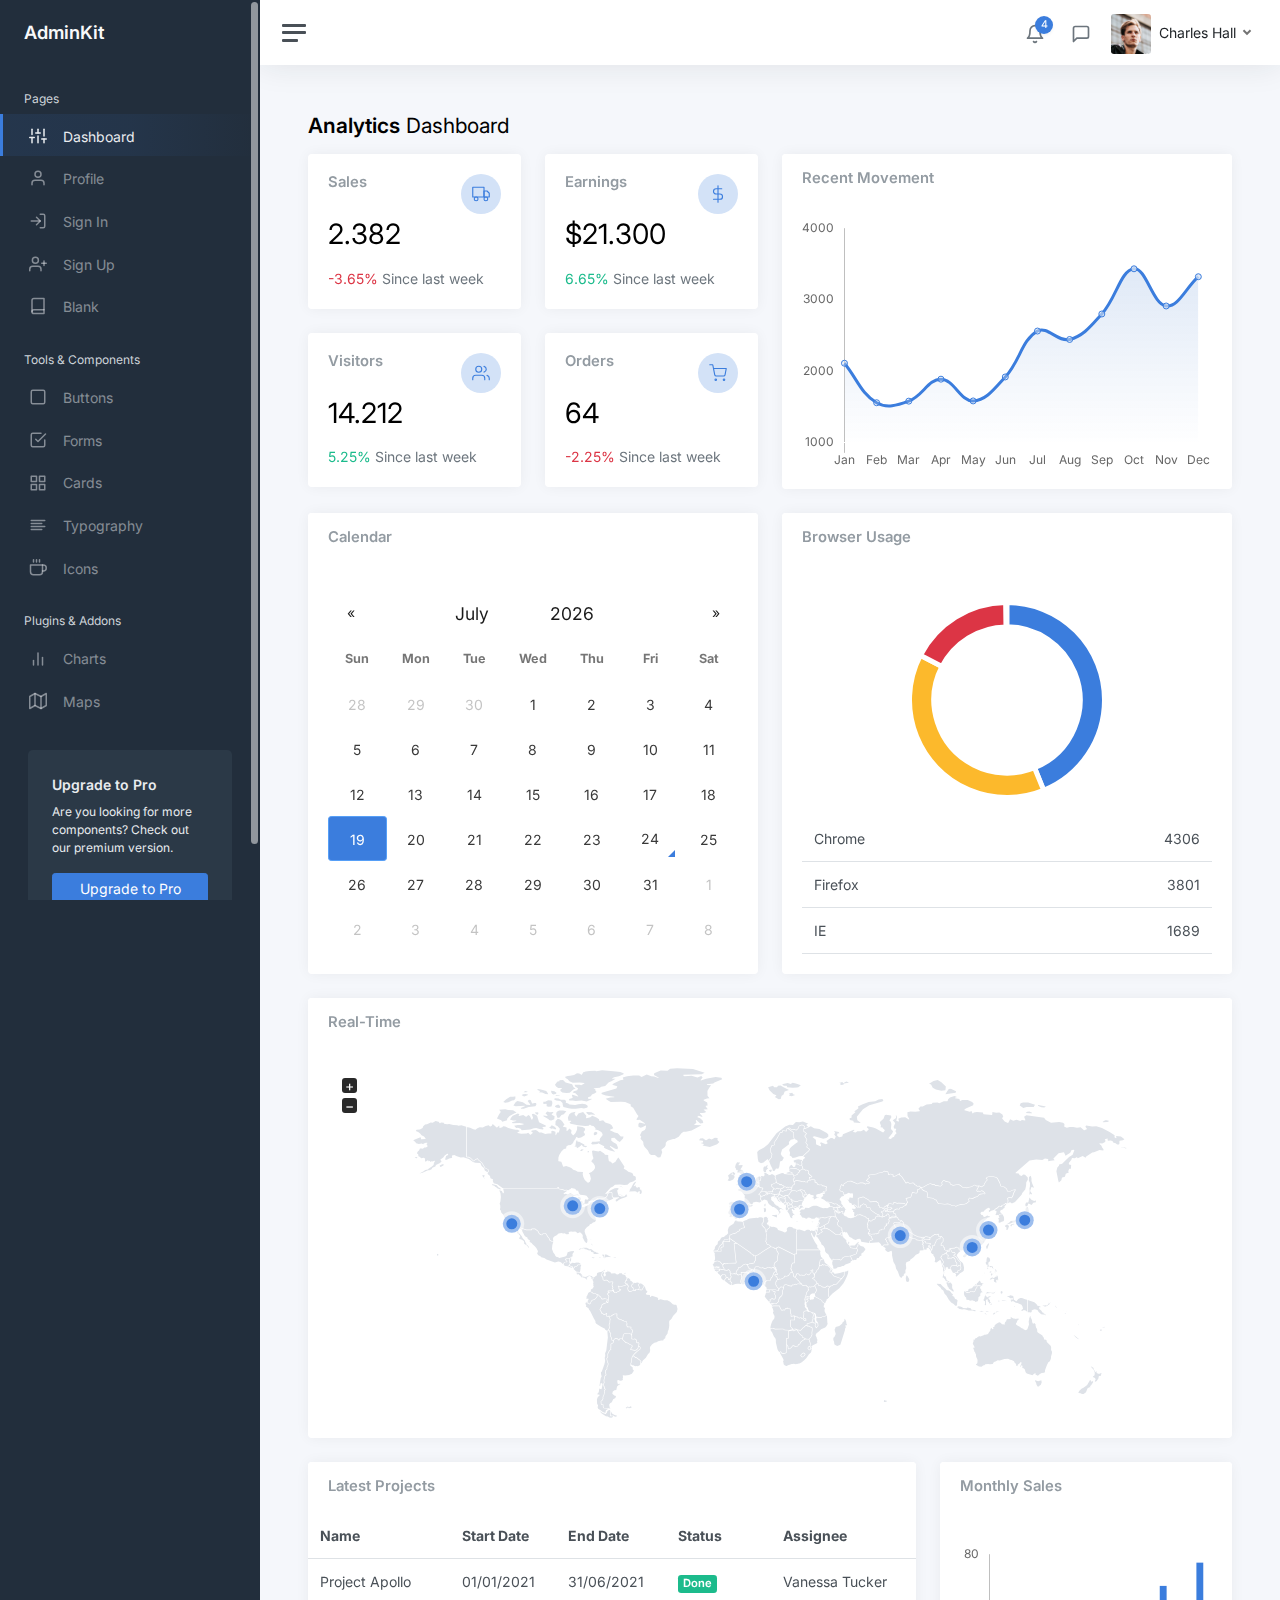
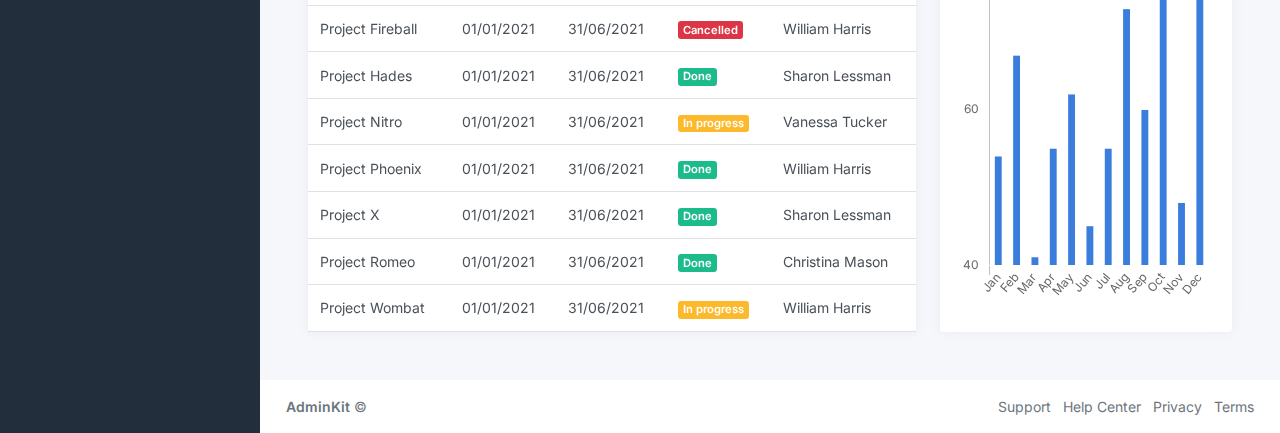
<file: static/index.html>
<!DOCTYPE html>
<html lang="en">
<head>
    <meta charset="utf-8"/>
    <meta http-equiv="X-UA-Compatible" content="IE=edge"/>
    <meta name="viewport" content="width=device-width, initial-scale=1, shrink-to-fit=no"
    />
    <meta name="description" content="Responsive Admin &amp; Dashboard Template based on Bootstrap 5"
    />
    <meta name="author" content="AdminKit"/>
    <meta name="keywords" content="adminkit, bootstrap, bootstrap 5, admin, dashboard, template, responsive, css, sass, html, theme, front-end, ui kit, web"
    />

    <link rel="preconnect" href="https://fonts.gstatic.com"/>
    <link rel="shortcut icon" href="img/icons/icon-48x48.png"/>

    <link rel="canonical" href="https://demo-basic.adminkit.io/"/>

    <title>AdminKit Demo - Bootstrap 5 Admin Template</title>

    <link href="css/app.css" rel="stylesheet"/>
    <link href="https://fonts.googleapis.com/css2?family=Inter:wght@300;400;600&display=swap" rel="stylesheet"/>
</head>

<body>
<div class="wrapper">
    <nav id="sidebar" class="sidebar js-sidebar">
        <div class="sidebar-content js-simplebar">
            <a class="sidebar-brand" href="index.html">
                <span class="align-middle">AdminKit</span>
            </a>

            <ul class="sidebar-nav">
                <li class="sidebar-header">Pages</li>

                <li class="sidebar-item active">
                    <a class="sidebar-link" href="index.html">
                        <i class="align-middle" data-feather="sliders"></i>
                        <span class="align-middle">Dashboard</span>
                    </a>
                </li>

                <li class="sidebar-item">
                    <a class="sidebar-link" href="pages-profile.html">
                        <i class="align-middle" data-feather="user"></i>
                        <span class="align-middle">Profile</span>
                    </a>
                </li>

                <li class="sidebar-item">
                    <a class="sidebar-link" href="pages-sign-in.html">
                        <i class="align-middle" data-feather="log-in"></i>
                        <span class="align-middle">Sign In</span>
                    </a>
                </li>

                <li class="sidebar-item">
                    <a class="sidebar-link" href="pages-sign-up.html">
                        <i class="align-middle" data-feather="user-plus"></i>
                        <span class="align-middle">Sign Up</span>
                    </a>
                </li>

                <li class="sidebar-item">
                    <a class="sidebar-link" href="pages-blank.html">
                        <i class="align-middle" data-feather="book"></i>
                        <span class="align-middle">Blank</span>
                    </a>
                </li>

                <li class="sidebar-header">Tools & Components</li>

                <li class="sidebar-item">
                    <a class="sidebar-link" href="ui-buttons.html">
                        <i class="align-middle" data-feather="square"></i>
                        <span class="align-middle">Buttons</span>
                    </a>
                </li>

                <li class="sidebar-item">
                    <a class="sidebar-link" href="ui-forms.html">
                        <i class="align-middle" data-feather="check-square"></i>
                        <span class="align-middle">Forms</span>
                    </a>
                </li>

                <li class="sidebar-item">
                    <a class="sidebar-link" href="ui-cards.html">
                        <i class="align-middle" data-feather="grid"></i>
                        <span class="align-middle">Cards</span>
                    </a>
                </li>

                <li class="sidebar-item">
                    <a class="sidebar-link" href="ui-typography.html">
                        <i class="align-middle" data-feather="align-left"></i>
                        <span class="align-middle">Typography</span>
                    </a>
                </li>

                <li class="sidebar-item">
                    <a class="sidebar-link" href="icons-feather.html">
                        <i class="align-middle" data-feather="coffee"></i>
                        <span class="align-middle">Icons</span>
                    </a>
                </li>

                <li class="sidebar-header">Plugins & Addons</li>

                <li class="sidebar-item">
                    <a class="sidebar-link" href="charts-chartjs.html">
                        <i class="align-middle" data-feather="bar-chart-2"></i>
                        <span class="align-middle">Charts</span>
                    </a>
                </li>

                <li class="sidebar-item">
                    <a class="sidebar-link" href="maps-google.html">
                        <i class="align-middle" data-feather="map"></i>
                        <span class="align-middle">Maps</span>
                    </a>
                </li>
            </ul>

            <div class="sidebar-cta">
                <div class="sidebar-cta-content">
                    <strong class="d-inline-block mb-2">Upgrade to Pro</strong>
                    <div class="mb-3 text-sm">
                        Are you looking for more components? Check out our premium
                        version.
                    </div>
                    <div class="d-grid">
                        <a href="upgrade-to-pro.html" class="btn btn-primary"
                        >Upgrade to Pro</a
                        >
                    </div>
                </div>
            </div>
        </div>
    </nav>

    <div class="main">
        <nav class="navbar navbar-expand navbar-light navbar-bg">
            <a class="sidebar-toggle js-sidebar-toggle">
                <i class="hamburger align-self-center"></i>
            </a>

            <div class="navbar-collapse collapse">
                <ul class="navbar-nav navbar-align">
                    <li class="nav-item dropdown">
                        <a class="nav-icon dropdown-toggle" href="#" id="alertsDropdown"
                                data-bs-toggle="dropdown"
                        >
                            <div class="position-relative">
                                <i class="align-middle" data-feather="bell"></i>
                                <span class="indicator">4</span>
                            </div>
                        </a>
                        <div
                                class="dropdown-menu dropdown-menu-lg dropdown-menu-end py-0"
                                aria-labelledby="alertsDropdown"
                        >
                            <div class="dropdown-menu-header">4 New Notifications</div>
                            <div class="list-group">
                                <a href="#" class="list-group-item">
                                    <div class="row g-0 align-items-center">
                                        <div class="col-2">
                                            <i
                                                    class="text-danger"
                                                    data-feather="alert-circle"
                                            ></i>
                                        </div>
                                        <div class="col-10">
                                            <div class="text-dark">Update completed</div>
                                            <div class="text-muted small mt-1">
                                                Restart server 12 to complete the update.
                                            </div>
                                            <div class="text-muted small mt-1">30m ago</div>
                                        </div>
                                    </div>
                                </a>
                                <a href="#" class="list-group-item">
                                    <div class="row g-0 align-items-center">
                                        <div class="col-2">
                                            <i class="text-warning" data-feather="bell"></i>
                                        </div>
                                        <div class="col-10">
                                            <div class="text-dark">Lorem ipsum</div>
                                            <div class="text-muted small mt-1">
                                                Aliquam ex eros, imperdiet vulputate hendrerit et.
                                            </div>
                                            <div class="text-muted small mt-1">2h ago</div>
                                        </div>
                                    </div>
                                </a>
                                <a href="#" class="list-group-item">
                                    <div class="row g-0 align-items-center">
                                        <div class="col-2">
                                            <i class="text-primary" data-feather="home"></i>
                                        </div>
                                        <div class="col-10">
                                            <div class="text-dark">Login from 192.186.1.8</div>
                                            <div class="text-muted small mt-1">5h ago</div>
                                        </div>
                                    </div>
                                </a>
                                <a href="#" class="list-group-item">
                                    <div class="row g-0 align-items-center">
                                        <div class="col-2">
                                            <i class="text-success" data-feather="user-plus"></i>
                                        </div>
                                        <div class="col-10">
                                            <div class="text-dark">New connection</div>
                                            <div class="text-muted small mt-1">
                                                Christina accepted your request.
                                            </div>
                                            <div class="text-muted small mt-1">14h ago</div>
                                        </div>
                                    </div>
                                </a>
                            </div>
                            <div class="dropdown-menu-footer">
                                <a href="#" class="text-muted">Show all notifications</a>
                            </div>
                        </div>
                    </li>
                    <li class="nav-item dropdown">
                        <a
                                class="nav-icon dropdown-toggle"
                                href="#"
                                id="messagesDropdown"
                                data-bs-toggle="dropdown"
                        >
                            <div class="position-relative">
                                <i class="align-middle" data-feather="message-square"></i>
                            </div>
                        </a>
                        <div
                                class="dropdown-menu dropdown-menu-lg dropdown-menu-end py-0"
                                aria-labelledby="messagesDropdown"
                        >
                            <div class="dropdown-menu-header">
                                <div class="position-relative">4 New Messages</div>
                            </div>
                            <div class="list-group">
                                <a href="#" class="list-group-item">
                                    <div class="row g-0 align-items-center">
                                        <div class="col-2">
                                            <img
                                                    src="img/avatars/avatar-5.jpg"
                                                    class="avatar img-fluid rounded-circle"
                                                    alt="Vanessa Tucker"
                                            />
                                        </div>
                                        <div class="col-10 ps-2">
                                            <div class="text-dark">Vanessa Tucker</div>
                                            <div class="text-muted small mt-1">
                                                Nam pretium turpis et arcu. Duis arcu tortor.
                                            </div>
                                            <div class="text-muted small mt-1">15m ago</div>
                                        </div>
                                    </div>
                                </a>
                                <a href="#" class="list-group-item">
                                    <div class="row g-0 align-items-center">
                                        <div class="col-2">
                                            <img
                                                    src="img/avatars/avatar-2.jpg"
                                                    class="avatar img-fluid rounded-circle"
                                                    alt="William Harris"
                                            />
                                        </div>
                                        <div class="col-10 ps-2">
                                            <div class="text-dark">William Harris</div>
                                            <div class="text-muted small mt-1">
                                                Curabitur ligula sapien euismod vitae.
                                            </div>
                                            <div class="text-muted small mt-1">2h ago</div>
                                        </div>
                                    </div>
                                </a>
                                <a href="#" class="list-group-item">
                                    <div class="row g-0 align-items-center">
                                        <div class="col-2">
                                            <img
                                                    src="img/avatars/avatar-4.jpg"
                                                    class="avatar img-fluid rounded-circle"
                                                    alt="Christina Mason"
                                            />
                                        </div>
                                        <div class="col-10 ps-2">
                                            <div class="text-dark">Christina Mason</div>
                                            <div class="text-muted small mt-1">
                                                Pellentesque auctor neque nec urna.
                                            </div>
                                            <div class="text-muted small mt-1">4h ago</div>
                                        </div>
                                    </div>
                                </a>
                                <a href="#" class="list-group-item">
                                    <div class="row g-0 align-items-center">
                                        <div class="col-2">
                                            <img
                                                    src="img/avatars/avatar-3.jpg"
                                                    class="avatar img-fluid rounded-circle"
                                                    alt="Sharon Lessman"
                                            />
                                        </div>
                                        <div class="col-10 ps-2">
                                            <div class="text-dark">Sharon Lessman</div>
                                            <div class="text-muted small mt-1">
                                                Aenean tellus metus, bibendum sed, posuere ac,
                                                mattis non.
                                            </div>
                                            <div class="text-muted small mt-1">5h ago</div>
                                        </div>
                                    </div>
                                </a>
                            </div>
                            <div class="dropdown-menu-footer">
                                <a href="#" class="text-muted">Show all messages</a>
                            </div>
                        </div>
                    </li>
                    <li class="nav-item dropdown">
                        <a
                                class="nav-icon dropdown-toggle d-inline-block d-sm-none"
                                href="#"
                                data-bs-toggle="dropdown"
                        >
                            <i class="align-middle" data-feather="settings"></i>
                        </a>

                        <a
                                class="nav-link dropdown-toggle d-none d-sm-inline-block"
                                href="#"
                                data-bs-toggle="dropdown"
                        >
                            <img
                                    src="img/avatars/avatar.jpg"
                                    class="avatar img-fluid rounded me-1"
                                    alt="Charles Hall"
                            />
                            <span class="text-dark">Charles Hall</span>
                        </a>
                        <div class="dropdown-menu dropdown-menu-end">
                            <a class="dropdown-item" href="pages-profile.html"
                            ><i class="align-middle me-1" data-feather="user"></i>
                                Profile</a
                            >
                            <a class="dropdown-item" href="#"
                            ><i class="align-middle me-1" data-feather="pie-chart"></i>
                                Analytics</a
                            >
                            <div class="dropdown-divider"></div>
                            <a class="dropdown-item" href="index.html"
                            ><i class="align-middle me-1" data-feather="settings"></i>
                                Settings & Privacy</a
                            >
                            <a class="dropdown-item" href="#"
                            ><i
                                    class="align-middle me-1"
                                    data-feather="help-circle"
                            ></i>
                                Help Center</a
                            >
                            <div class="dropdown-divider"></div>
                            <a class="dropdown-item" href="#">Log out</a>
                        </div>
                    </li>
                </ul>
            </div>
        </nav>

        <main class="content">
            <div class="container-fluid p-0">
                <h1 class="h3 mb-3"><strong>Analytics</strong> Dashboard</h1>

                <div class="row">
                    <div class="col-xl-6 col-xxl-5 d-flex">
                        <div class="w-100">
                            <div class="row">
                                <div class="col-sm-6">
                                    <div class="card">
                                        <div class="card-body">
                                            <div class="row">
                                                <div class="col mt-0">
                                                    <h5 class="card-title">Sales</h5>
                                                </div>

                                                <div class="col-auto">
                                                    <div class="stat text-primary">
                                                        <i
                                                                class="align-middle"
                                                                data-feather="truck"
                                                        ></i>
                                                    </div>
                                                </div>
                                            </div>
                                            <h1 class="mt-1 mb-3">2.382</h1>
                                            <div class="mb-0">
                            <span class="text-danger">
                              <i class="mdi mdi-arrow-bottom-right"></i> -3.65%
                            </span>
                                                <span class="text-muted">Since last week</span>
                                            </div>
                                        </div>
                                    </div>
                                    <div class="card">
                                        <div class="card-body">
                                            <div class="row">
                                                <div class="col mt-0">
                                                    <h5 class="card-title">Visitors</h5>
                                                </div>

                                                <div class="col-auto">
                                                    <div class="stat text-primary">
                                                        <i
                                                                class="align-middle"
                                                                data-feather="users"
                                                        ></i>
                                                    </div>
                                                </div>
                                            </div>
                                            <h1 class="mt-1 mb-3">14.212</h1>
                                            <div class="mb-0">
                            <span class="text-success">
                              <i class="mdi mdi-arrow-bottom-right"></i> 5.25%
                            </span>
                                                <span class="text-muted">Since last week</span>
                                            </div>
                                        </div>
                                    </div>
                                </div>
                                <div class="col-sm-6">
                                    <div class="card">
                                        <div class="card-body">
                                            <div class="row">
                                                <div class="col mt-0">
                                                    <h5 class="card-title">Earnings</h5>
                                                </div>

                                                <div class="col-auto">
                                                    <div class="stat text-primary">
                                                        <i
                                                                class="align-middle"
                                                                data-feather="dollar-sign"
                                                        ></i>
                                                    </div>
                                                </div>
                                            </div>
                                            <h1 class="mt-1 mb-3">$21.300</h1>
                                            <div class="mb-0">
                            <span class="text-success">
                              <i class="mdi mdi-arrow-bottom-right"></i> 6.65%
                            </span>
                                                <span class="text-muted">Since last week</span>
                                            </div>
                                        </div>
                                    </div>
                                    <div class="card">
                                        <div class="card-body">
                                            <div class="row">
                                                <div class="col mt-0">
                                                    <h5 class="card-title">Orders</h5>
                                                </div>

                                                <div class="col-auto">
                                                    <div class="stat text-primary">
                                                        <i
                                                                class="align-middle"
                                                                data-feather="shopping-cart"
                                                        ></i>
                                                    </div>
                                                </div>
                                            </div>
                                            <h1 class="mt-1 mb-3">64</h1>
                                            <div class="mb-0">
                            <span class="text-danger">
                              <i class="mdi mdi-arrow-bottom-right"></i> -2.25%
                            </span>
                                                <span class="text-muted">Since last week</span>
                                            </div>
                                        </div>
                                    </div>
                                </div>
                            </div>
                        </div>
                    </div>

                    <div class="col-xl-6 col-xxl-7">
                        <div class="card flex-fill w-100">
                            <div class="card-header">
                                <h5 class="card-title mb-0">Recent Movement</h5>
                            </div>
                            <div class="card-body py-3">
                                <div class="chart chart-sm">
                                    <canvas id="chartjs-dashboard-line"></canvas>
                                </div>
                            </div>
                        </div>
                    </div>
                </div>

                <div class="row">
                    <div class="col-12 col-md-6 col-xxl-3 d-flex order-2 order-xxl-3">
                        <div class="card flex-fill w-100">
                            <div class="card-header">
                                <h5 class="card-title mb-0">Browser Usage</h5>
                            </div>
                            <div class="card-body d-flex">
                                <div class="align-self-center w-100">
                                    <div class="py-3">
                                        <div class="chart chart-xs">
                                            <canvas id="chartjs-dashboard-pie"></canvas>
                                        </div>
                                    </div>

                                    <table class="table mb-0">
                                        <tbody>
                                        <tr>
                                            <td>Chrome</td>
                                            <td class="text-end">4306</td>
                                        </tr>
                                        <tr>
                                            <td>Firefox</td>
                                            <td class="text-end">3801</td>
                                        </tr>
                                        <tr>
                                            <td>IE</td>
                                            <td class="text-end">1689</td>
                                        </tr>
                                        </tbody>
                                    </table>
                                </div>
                            </div>
                        </div>
                    </div>
                    <div
                            class="col-12 col-md-12 col-xxl-6 d-flex order-3 order-xxl-2"
                    >
                        <div class="card flex-fill w-100">
                            <div class="card-header">
                                <h5 class="card-title mb-0">Real-Time</h5>
                            </div>
                            <div class="card-body px-4">
                                <div id="world_map" style="height: 350px"></div>
                            </div>
                        </div>
                    </div>
                    <div class="col-12 col-md-6 col-xxl-3 d-flex order-1 order-xxl-1">
                        <div class="card flex-fill">
                            <div class="card-header">
                                <h5 class="card-title mb-0">Calendar</h5>
                            </div>
                            <div class="card-body d-flex">
                                <div class="align-self-center w-100">
                                    <div class="chart">
                                        <div id="datetimepicker-dashboard"></div>
                                    </div>
                                </div>
                            </div>
                        </div>
                    </div>
                </div>

                <div class="row">
                    <div class="col-12 col-lg-8 col-xxl-9 d-flex">
                        <div class="card flex-fill">
                            <div class="card-header">
                                <h5 class="card-title mb-0">Latest Projects</h5>
                            </div>
                            <table class="table table-hover my-0">
                                <thead>
                                <tr>
                                    <th>Name</th>
                                    <th class="d-none d-xl-table-cell">Start Date</th>
                                    <th class="d-none d-xl-table-cell">End Date</th>
                                    <th>Status</th>
                                    <th class="d-none d-md-table-cell">Assignee</th>
                                </tr>
                                </thead>
                                <tbody>
                                <tr>
                                    <td>Project Apollo</td>
                                    <td class="d-none d-xl-table-cell">01/01/2021</td>
                                    <td class="d-none d-xl-table-cell">31/06/2021</td>
                                    <td><span class="badge bg-success">Done</span></td>
                                    <td class="d-none d-md-table-cell">Vanessa Tucker</td>
                                </tr>
                                <tr>
                                    <td>Project Fireball</td>
                                    <td class="d-none d-xl-table-cell">01/01/2021</td>
                                    <td class="d-none d-xl-table-cell">31/06/2021</td>
                                    <td><span class="badge bg-danger">Cancelled</span></td>
                                    <td class="d-none d-md-table-cell">William Harris</td>
                                </tr>
                                <tr>
                                    <td>Project Hades</td>
                                    <td class="d-none d-xl-table-cell">01/01/2021</td>
                                    <td class="d-none d-xl-table-cell">31/06/2021</td>
                                    <td><span class="badge bg-success">Done</span></td>
                                    <td class="d-none d-md-table-cell">Sharon Lessman</td>
                                </tr>
                                <tr>
                                    <td>Project Nitro</td>
                                    <td class="d-none d-xl-table-cell">01/01/2021</td>
                                    <td class="d-none d-xl-table-cell">31/06/2021</td>
                                    <td>
                                        <span class="badge bg-warning">In progress</span>
                                    </td>
                                    <td class="d-none d-md-table-cell">Vanessa Tucker</td>
                                </tr>
                                <tr>
                                    <td>Project Phoenix</td>
                                    <td class="d-none d-xl-table-cell">01/01/2021</td>
                                    <td class="d-none d-xl-table-cell">31/06/2021</td>
                                    <td><span class="badge bg-success">Done</span></td>
                                    <td class="d-none d-md-table-cell">William Harris</td>
                                </tr>
                                <tr>
                                    <td>Project X</td>
                                    <td class="d-none d-xl-table-cell">01/01/2021</td>
                                    <td class="d-none d-xl-table-cell">31/06/2021</td>
                                    <td><span class="badge bg-success">Done</span></td>
                                    <td class="d-none d-md-table-cell">Sharon Lessman</td>
                                </tr>
                                <tr>
                                    <td>Project Romeo</td>
                                    <td class="d-none d-xl-table-cell">01/01/2021</td>
                                    <td class="d-none d-xl-table-cell">31/06/2021</td>
                                    <td><span class="badge bg-success">Done</span></td>
                                    <td class="d-none d-md-table-cell">Christina Mason</td>
                                </tr>
                                <tr>
                                    <td>Project Wombat</td>
                                    <td class="d-none d-xl-table-cell">01/01/2021</td>
                                    <td class="d-none d-xl-table-cell">31/06/2021</td>
                                    <td>
                                        <span class="badge bg-warning">In progress</span>
                                    </td>
                                    <td class="d-none d-md-table-cell">William Harris</td>
                                </tr>
                                </tbody>
                            </table>
                        </div>
                    </div>
                    <div class="col-12 col-lg-4 col-xxl-3 d-flex">
                        <div class="card flex-fill w-100">
                            <div class="card-header">
                                <h5 class="card-title mb-0">Monthly Sales</h5>
                            </div>
                            <div class="card-body d-flex w-100">
                                <div class="align-self-center chart chart-lg">
                                    <canvas id="chartjs-dashboard-bar"></canvas>
                                </div>
                            </div>
                        </div>
                    </div>
                </div>
            </div>
        </main>

        <footer class="footer">
            <div class="container-fluid">
                <div class="row text-muted">
                    <div class="col-6 text-start">
                        <p class="mb-0">
                            <a
                                    class="text-muted"
                                    href="https://adminkit.io/"
                                    target="_blank"
                            ><strong>AdminKit</strong></a
                            >
                            &copy;
                        </p>
                    </div>
                    <div class="col-6 text-end">
                        <ul class="list-inline">
                            <li class="list-inline-item">
                                <a
                                        class="text-muted"
                                        href="https://adminkit.io/"
                                        target="_blank"
                                >Support</a
                                >
                            </li>
                            <li class="list-inline-item">
                                <a
                                        class="text-muted"
                                        href="https://adminkit.io/"
                                        target="_blank"
                                >Help Center</a
                                >
                            </li>
                            <li class="list-inline-item">
                                <a
                                        class="text-muted"
                                        href="https://adminkit.io/"
                                        target="_blank"
                                >Privacy</a
                                >
                            </li>
                            <li class="list-inline-item">
                                <a
                                        class="text-muted"
                                        href="https://adminkit.io/"
                                        target="_blank"
                                >Terms</a
                                >
                            </li>
                        </ul>
                    </div>
                </div>
            </div>
        </footer>
    </div>
</div>

<script src="js/app.js"></script>

<script>
    document.addEventListener("DOMContentLoaded", function () {
        var ctx = document
            .getElementById("chartjs-dashboard-line")
            .getContext("2d");
        var gradient = ctx.createLinearGradient(0, 0, 0, 225);
        gradient.addColorStop(0, "rgba(215, 227, 244, 1)");
        gradient.addColorStop(1, "rgba(215, 227, 244, 0)");
        // Line chart
        new Chart(document.getElementById("chartjs-dashboard-line"), {
            type: "line",
            data: {
                labels: [
                    "Jan",
                    "Feb",
                    "Mar",
                    "Apr",
                    "May",
                    "Jun",
                    "Jul",
                    "Aug",
                    "Sep",
                    "Oct",
                    "Nov",
                    "Dec",
                ],
                datasets: [
                    {
                        label: "Sales ($)",
                        fill: true,
                        backgroundColor: gradient,
                        borderColor: window.theme.primary,
                        data: [
                            2115, 1562, 1584, 1892, 1587, 1923, 2566, 2448, 2805, 3438,
                            2917, 3327,
                        ],
                    },
                ],
            },
            options: {
                maintainAspectRatio: false,
                legend: {
                    display: false,
                },
                tooltips: {
                    intersect: false,
                },
                hover: {
                    intersect: true,
                },
                plugins: {
                    filler: {
                        propagate: false,
                    },
                },
                scales: {
                    xAxes: [
                        {
                            reverse: true,
                            gridLines: {
                                color: "rgba(0,0,0,0.0)",
                            },
                        },
                    ],
                    yAxes: [
                        {
                            ticks: {
                                stepSize: 1000,
                            },
                            display: true,
                            borderDash: [3, 3],
                            gridLines: {
                                color: "rgba(0,0,0,0.0)",
                            },
                        },
                    ],
                },
            },
        });
    });
</script>
<script>
    document.addEventListener("DOMContentLoaded", function () {
        // Pie chart
        new Chart(document.getElementById("chartjs-dashboard-pie"), {
            type: "pie",
            data: {
                labels: ["Chrome", "Firefox", "IE"],
                datasets: [
                    {
                        data: [4306, 3801, 1689],
                        backgroundColor: [
                            window.theme.primary,
                            window.theme.warning,
                            window.theme.danger,
                        ],
                        borderWidth: 5,
                    },
                ],
            },
            options: {
                responsive: !window.MSInputMethodContext,
                maintainAspectRatio: false,
                legend: {
                    display: false,
                },
                cutoutPercentage: 75,
            },
        });
    });
</script>
<script>
    document.addEventListener("DOMContentLoaded", function () {
        // Bar chart
        new Chart(document.getElementById("chartjs-dashboard-bar"), {
            type: "bar",
            data: {
                labels: [
                    "Jan",
                    "Feb",
                    "Mar",
                    "Apr",
                    "May",
                    "Jun",
                    "Jul",
                    "Aug",
                    "Sep",
                    "Oct",
                    "Nov",
                    "Dec",
                ],
                datasets: [
                    {
                        label: "This year",
                        backgroundColor: window.theme.primary,
                        borderColor: window.theme.primary,
                        hoverBackgroundColor: window.theme.primary,
                        hoverBorderColor: window.theme.primary,
                        data: [54, 67, 41, 55, 62, 45, 55, 73, 60, 76, 48, 79],
                        barPercentage: 0.75,
                        categoryPercentage: 0.5,
                    },
                ],
            },
            options: {
                maintainAspectRatio: false,
                legend: {
                    display: false,
                },
                scales: {
                    yAxes: [
                        {
                            gridLines: {
                                display: false,
                            },
                            stacked: false,
                            ticks: {
                                stepSize: 20,
                            },
                        },
                    ],
                    xAxes: [
                        {
                            stacked: false,
                            gridLines: {
                                color: "transparent",
                            },
                        },
                    ],
                },
            },
        });
    });
</script>
<script>
    document.addEventListener("DOMContentLoaded", function () {
        var markers = [
            {
                coords: [31.230391, 121.473701],
                name: "Shanghai",
            },
            {
                coords: [28.70406, 77.102493],
                name: "Delhi",
            },
            {
                coords: [6.524379, 3.379206],
                name: "Lagos",
            },
            {
                coords: [35.689487, 139.691711],
                name: "Tokyo",
            },
            {
                coords: [23.12911, 113.264381],
                name: "Guangzhou",
            },
            {
                coords: [40.7127837, -74.0059413],
                name: "New York",
            },
            {
                coords: [34.052235, -118.243683],
                name: "Los Angeles",
            },
            {
                coords: [41.878113, -87.629799],
                name: "Chicago",
            },
            {
                coords: [51.507351, -0.127758],
                name: "London",
            },
            {
                coords: [40.416775, -3.70379],
                name: "Madrid ",
            },
        ];
        var map = new jsVectorMap({
            map: "world",
            selector: "#world_map",
            zoomButtons: true,
            markers: markers,
            markerStyle: {
                initial: {
                    r: 9,
                    strokeWidth: 7,
                    stokeOpacity: 0.4,
                    fill: window.theme.primary,
                },
                hover: {
                    fill: window.theme.primary,
                    stroke: window.theme.primary,
                },
            },
            zoomOnScroll: false,
        });
        window.addEventListener("resize", () => {
            map.updateSize();
        });
    });
</script>
<script>
    document.addEventListener("DOMContentLoaded", function () {
        var date = new Date(Date.now() - 5 * 24 * 60 * 60 * 1000);
        var defaultDate =
            date.getUTCFullYear() +
            "-" +
            (date.getUTCMonth() + 1) +
            "-" +
            date.getUTCDate();
        document.getElementById("datetimepicker-dashboard").flatpickr({
            inline: true,
            prevArrow: '<span title="Previous month">&laquo;</span>',
            nextArrow: '<span title="Next month">&raquo;</span>',
            defaultDate: defaultDate,
        });
    });
</script>
</body>
</html>
</file>
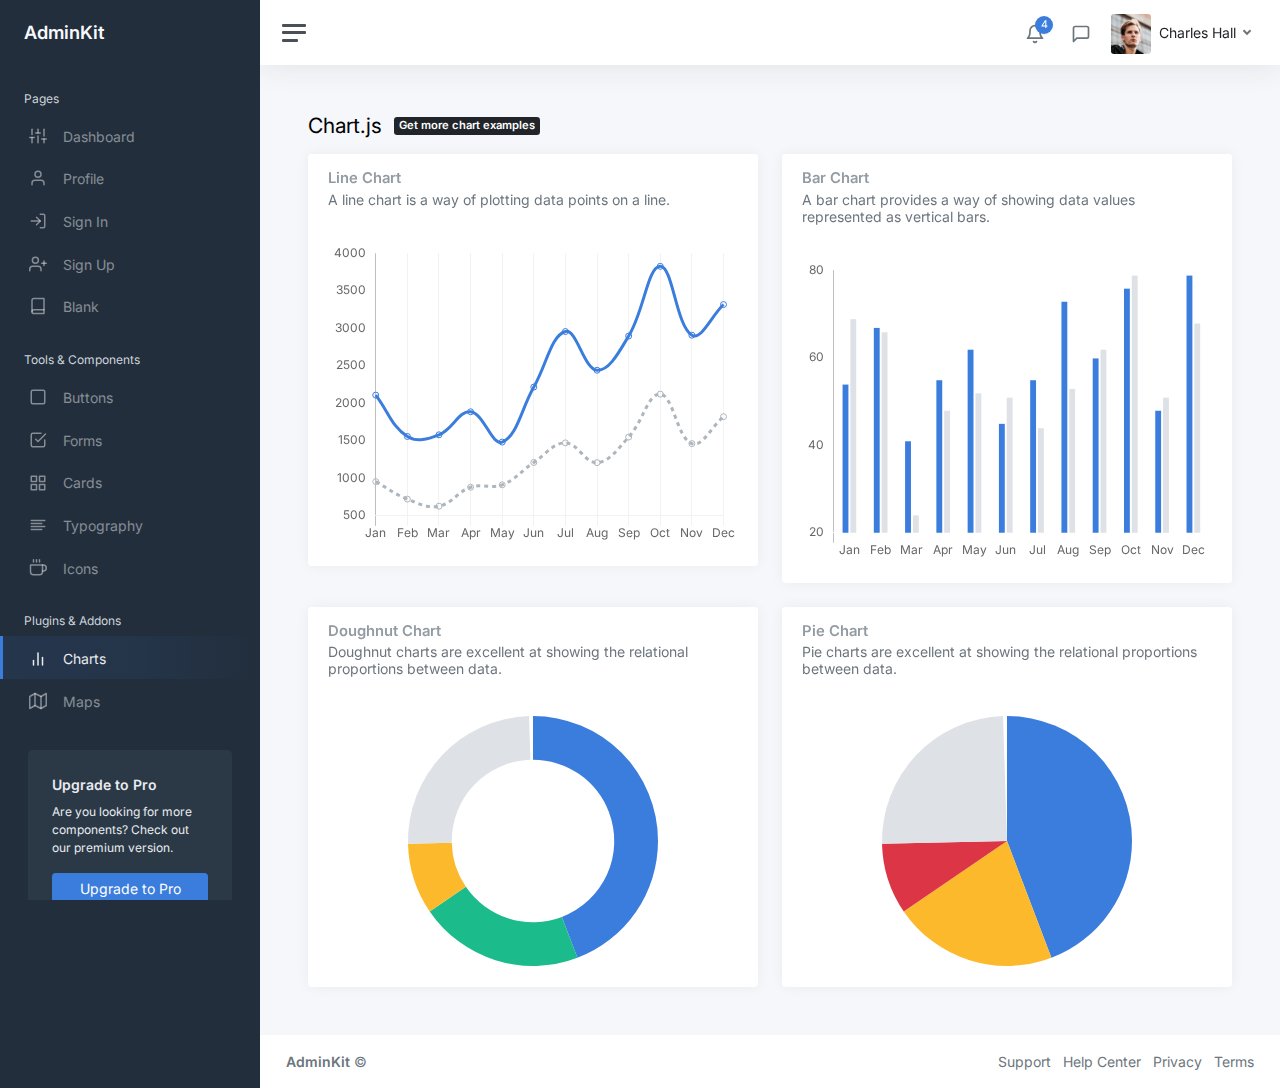
<file: static/charts-chartjs.html>
<!DOCTYPE html>
<html lang="en">

<head>
	<meta charset="utf-8">
	<meta http-equiv="X-UA-Compatible" content="IE=edge">
	<meta name="viewport" content="width=device-width, initial-scale=1, shrink-to-fit=no">
	<meta name="description" content="Responsive Admin &amp; Dashboard Template based on Bootstrap 5">
	<meta name="author" content="AdminKit">
	<meta name="keywords" content="adminkit, bootstrap, bootstrap 5, admin, dashboard, template, responsive, css, sass, html, theme, front-end, ui kit, web">

	<link rel="preconnect" href="https://fonts.gstatic.com">
	<link rel="shortcut icon" href="img/icons/icon-48x48.png" />

	<link rel="canonical" href="https://demo-basic.adminkit.io/charts-chartjs.html" />

	<title>Chart.js | AdminKit Demo</title>

	<link href="css/app.css" rel="stylesheet">
	<link href="https://fonts.googleapis.com/css2?family=Inter:wght@300;400;600&display=swap" rel="stylesheet">
</head>

<body>
	<div class="wrapper">
		<nav id="sidebar" class="sidebar js-sidebar">
			<div class="sidebar-content js-simplebar">
				<a class="sidebar-brand" href="index.html">
          <span class="align-middle">AdminKit</span>
        </a>

				<ul class="sidebar-nav">
					<li class="sidebar-header">
						Pages
					</li>

					<li class="sidebar-item">
						<a class="sidebar-link" href="index.html">
              <i class="align-middle" data-feather="sliders"></i> <span class="align-middle">Dashboard</span>
            </a>
					</li>

					<li class="sidebar-item">
						<a class="sidebar-link" href="pages-profile.html">
              <i class="align-middle" data-feather="user"></i> <span class="align-middle">Profile</span>
            </a>
					</li>

					<li class="sidebar-item">
						<a class="sidebar-link" href="pages-sign-in.html">
              <i class="align-middle" data-feather="log-in"></i> <span class="align-middle">Sign In</span>
            </a>
					</li>

					<li class="sidebar-item">
						<a class="sidebar-link" href="pages-sign-up.html">
              <i class="align-middle" data-feather="user-plus"></i> <span class="align-middle">Sign Up</span>
            </a>
					</li>

					<li class="sidebar-item">
						<a class="sidebar-link" href="pages-blank.html">
              <i class="align-middle" data-feather="book"></i> <span class="align-middle">Blank</span>
            </a>
					</li>

					<li class="sidebar-header">
						Tools & Components
					</li>

					<li class="sidebar-item">
						<a class="sidebar-link" href="ui-buttons.html">
              <i class="align-middle" data-feather="square"></i> <span class="align-middle">Buttons</span>
            </a>
					</li>

					<li class="sidebar-item">
						<a class="sidebar-link" href="ui-forms.html">
              <i class="align-middle" data-feather="check-square"></i> <span class="align-middle">Forms</span>
            </a>
					</li>

					<li class="sidebar-item">
						<a class="sidebar-link" href="ui-cards.html">
              <i class="align-middle" data-feather="grid"></i> <span class="align-middle">Cards</span>
            </a>
					</li>

					<li class="sidebar-item">
						<a class="sidebar-link" href="ui-typography.html">
              <i class="align-middle" data-feather="align-left"></i> <span class="align-middle">Typography</span>
            </a>
					</li>

					<li class="sidebar-item">
						<a class="sidebar-link" href="icons-feather.html">
              <i class="align-middle" data-feather="coffee"></i> <span class="align-middle">Icons</span>
            </a>
					</li>

					<li class="sidebar-header">
						Plugins & Addons
					</li>

					<li class="sidebar-item active">
						<a class="sidebar-link" href="charts-chartjs.html">
              <i class="align-middle" data-feather="bar-chart-2"></i> <span class="align-middle">Charts</span>
            </a>
					</li>

					<li class="sidebar-item">
						<a class="sidebar-link" href="maps-google.html">
              <i class="align-middle" data-feather="map"></i> <span class="align-middle">Maps</span>
            </a>
					</li>
				</ul>

				<div class="sidebar-cta">
					<div class="sidebar-cta-content">
						<strong class="d-inline-block mb-2">Upgrade to Pro</strong>
						<div class="mb-3 text-sm">
							Are you looking for more components? Check out our premium version.
						</div>
						<div class="d-grid">
							<a href="upgrade-to-pro.html" class="btn btn-primary">Upgrade to Pro</a>
						</div>
					</div>
				</div>
			</div>
		</nav>

		<div class="main">
			<nav class="navbar navbar-expand navbar-light navbar-bg">
				<a class="sidebar-toggle js-sidebar-toggle">
          <i class="hamburger align-self-center"></i>
        </a>

				<div class="navbar-collapse collapse">
					<ul class="navbar-nav navbar-align">
						<li class="nav-item dropdown">
							<a class="nav-icon dropdown-toggle" href="#" id="alertsDropdown" data-bs-toggle="dropdown">
								<div class="position-relative">
									<i class="align-middle" data-feather="bell"></i>
									<span class="indicator">4</span>
								</div>
							</a>
							<div class="dropdown-menu dropdown-menu-lg dropdown-menu-end py-0" aria-labelledby="alertsDropdown">
								<div class="dropdown-menu-header">
									4 New Notifications
								</div>
								<div class="list-group">
									<a href="#" class="list-group-item">
										<div class="row g-0 align-items-center">
											<div class="col-2">
												<i class="text-danger" data-feather="alert-circle"></i>
											</div>
											<div class="col-10">
												<div class="text-dark">Update completed</div>
												<div class="text-muted small mt-1">Restart server 12 to complete the update.</div>
												<div class="text-muted small mt-1">30m ago</div>
											</div>
										</div>
									</a>
									<a href="#" class="list-group-item">
										<div class="row g-0 align-items-center">
											<div class="col-2">
												<i class="text-warning" data-feather="bell"></i>
											</div>
											<div class="col-10">
												<div class="text-dark">Lorem ipsum</div>
												<div class="text-muted small mt-1">Aliquam ex eros, imperdiet vulputate hendrerit et.</div>
												<div class="text-muted small mt-1">2h ago</div>
											</div>
										</div>
									</a>
									<a href="#" class="list-group-item">
										<div class="row g-0 align-items-center">
											<div class="col-2">
												<i class="text-primary" data-feather="home"></i>
											</div>
											<div class="col-10">
												<div class="text-dark">Login from 192.186.1.8</div>
												<div class="text-muted small mt-1">5h ago</div>
											</div>
										</div>
									</a>
									<a href="#" class="list-group-item">
										<div class="row g-0 align-items-center">
											<div class="col-2">
												<i class="text-success" data-feather="user-plus"></i>
											</div>
											<div class="col-10">
												<div class="text-dark">New connection</div>
												<div class="text-muted small mt-1">Christina accepted your request.</div>
												<div class="text-muted small mt-1">14h ago</div>
											</div>
										</div>
									</a>
								</div>
								<div class="dropdown-menu-footer">
									<a href="#" class="text-muted">Show all notifications</a>
								</div>
							</div>
						</li>
						<li class="nav-item dropdown">
							<a class="nav-icon dropdown-toggle" href="#" id="messagesDropdown" data-bs-toggle="dropdown">
								<div class="position-relative">
									<i class="align-middle" data-feather="message-square"></i>
								</div>
							</a>
							<div class="dropdown-menu dropdown-menu-lg dropdown-menu-end py-0" aria-labelledby="messagesDropdown">
								<div class="dropdown-menu-header">
									<div class="position-relative">
										4 New Messages
									</div>
								</div>
								<div class="list-group">
									<a href="#" class="list-group-item">
										<div class="row g-0 align-items-center">
											<div class="col-2">
												<img src="img/avatars/avatar-5.jpg" class="avatar img-fluid rounded-circle" alt="Vanessa Tucker">
											</div>
											<div class="col-10 ps-2">
												<div class="text-dark">Vanessa Tucker</div>
												<div class="text-muted small mt-1">Nam pretium turpis et arcu. Duis arcu tortor.</div>
												<div class="text-muted small mt-1">15m ago</div>
											</div>
										</div>
									</a>
									<a href="#" class="list-group-item">
										<div class="row g-0 align-items-center">
											<div class="col-2">
												<img src="img/avatars/avatar-2.jpg" class="avatar img-fluid rounded-circle" alt="William Harris">
											</div>
											<div class="col-10 ps-2">
												<div class="text-dark">William Harris</div>
												<div class="text-muted small mt-1">Curabitur ligula sapien euismod vitae.</div>
												<div class="text-muted small mt-1">2h ago</div>
											</div>
										</div>
									</a>
									<a href="#" class="list-group-item">
										<div class="row g-0 align-items-center">
											<div class="col-2">
												<img src="img/avatars/avatar-4.jpg" class="avatar img-fluid rounded-circle" alt="Christina Mason">
											</div>
											<div class="col-10 ps-2">
												<div class="text-dark">Christina Mason</div>
												<div class="text-muted small mt-1">Pellentesque auctor neque nec urna.</div>
												<div class="text-muted small mt-1">4h ago</div>
											</div>
										</div>
									</a>
									<a href="#" class="list-group-item">
										<div class="row g-0 align-items-center">
											<div class="col-2">
												<img src="img/avatars/avatar-3.jpg" class="avatar img-fluid rounded-circle" alt="Sharon Lessman">
											</div>
											<div class="col-10 ps-2">
												<div class="text-dark">Sharon Lessman</div>
												<div class="text-muted small mt-1">Aenean tellus metus, bibendum sed, posuere ac, mattis non.</div>
												<div class="text-muted small mt-1">5h ago</div>
											</div>
										</div>
									</a>
								</div>
								<div class="dropdown-menu-footer">
									<a href="#" class="text-muted">Show all messages</a>
								</div>
							</div>
						</li>
						<li class="nav-item dropdown">
							<a class="nav-icon dropdown-toggle d-inline-block d-sm-none" href="#" data-bs-toggle="dropdown">
                <i class="align-middle" data-feather="settings"></i>
              </a>

							<a class="nav-link dropdown-toggle d-none d-sm-inline-block" href="#" data-bs-toggle="dropdown">
                <img src="img/avatars/avatar.jpg" class="avatar img-fluid rounded me-1" alt="Charles Hall" /> <span class="text-dark">Charles Hall</span>
              </a>
							<div class="dropdown-menu dropdown-menu-end">
								<a class="dropdown-item" href="pages-profile.html"><i class="align-middle me-1" data-feather="user"></i> Profile</a>
								<a class="dropdown-item" href="#"><i class="align-middle me-1" data-feather="pie-chart"></i> Analytics</a>
								<div class="dropdown-divider"></div>
								<a class="dropdown-item" href="index.html"><i class="align-middle me-1" data-feather="settings"></i> Settings & Privacy</a>
								<a class="dropdown-item" href="#"><i class="align-middle me-1" data-feather="help-circle"></i> Help Center</a>
								<div class="dropdown-divider"></div>
								<a class="dropdown-item" href="#">Log out</a>
							</div>
						</li>
					</ul>
				</div>
			</nav>

			<main class="content">
				<div class="container-fluid p-0">

					<div class="mb-3">
						<h1 class="h3 d-inline align-middle">Chart.js</h1>
						<a class="badge bg-dark text-white ms-2" href="upgrade-to-pro.html">
      Get more chart examples
  </a>
					</div>
					<div class="row">
						<div class="col-12 col-lg-6">
							<div class="card flex-fill w-100">
								<div class="card-header">
									<h5 class="card-title">Line Chart</h5>
									<h6 class="card-subtitle text-muted">A line chart is a way of plotting data points on a line.</h6>
								</div>
								<div class="card-body">
									<div class="chart">
										<canvas id="chartjs-line"></canvas>
									</div>
								</div>
							</div>
						</div>

						<div class="col-12 col-lg-6">
							<div class="card">
								<div class="card-header">
									<h5 class="card-title">Bar Chart</h5>
									<h6 class="card-subtitle text-muted">A bar chart provides a way of showing data values represented as vertical bars.</h6>
								</div>
								<div class="card-body">
									<div class="chart">
										<canvas id="chartjs-bar"></canvas>
									</div>
								</div>
							</div>
						</div>

						<div class="col-12 col-lg-6">
							<div class="card">
								<div class="card-header">
									<h5 class="card-title">Doughnut Chart</h5>
									<h6 class="card-subtitle text-muted">Doughnut charts are excellent at showing the relational proportions between data.</h6>
								</div>
								<div class="card-body">
									<div class="chart chart-sm">
										<canvas id="chartjs-doughnut"></canvas>
									</div>
								</div>
							</div>
						</div>

						<div class="col-12 col-lg-6">
							<div class="card">
								<div class="card-header">
									<h5 class="card-title">Pie Chart</h5>
									<h6 class="card-subtitle text-muted">Pie charts are excellent at showing the relational proportions between data.</h6>
								</div>
								<div class="card-body">
									<div class="chart chart-sm">
										<canvas id="chartjs-pie"></canvas>
									</div>
								</div>
							</div>
						</div>
					</div>

				</div>
			</main>

			<footer class="footer">
				<div class="container-fluid">
					<div class="row text-muted">
						<div class="col-6 text-start">
							<p class="mb-0">
								<a class="text-muted" href="https://adminkit.io/" target="_blank"><strong>AdminKit</strong></a> &copy;
							</p>
						</div>
						<div class="col-6 text-end">
							<ul class="list-inline">
								<li class="list-inline-item">
									<a class="text-muted" href="https://adminkit.io/" target="_blank">Support</a>
								</li>
								<li class="list-inline-item">
									<a class="text-muted" href="https://adminkit.io/" target="_blank">Help Center</a>
								</li>
								<li class="list-inline-item">
									<a class="text-muted" href="https://adminkit.io/" target="_blank">Privacy</a>
								</li>
								<li class="list-inline-item">
									<a class="text-muted" href="https://adminkit.io/" target="_blank">Terms</a>
								</li>
							</ul>
						</div>
					</div>
				</div>
			</footer>
		</div>
	</div>

	<script src="js/app.js"></script>

	<script>
		document.addEventListener("DOMContentLoaded", function() {
			// Line chart
			new Chart(document.getElementById("chartjs-line"), {
				type: "line",
				data: {
					labels: ["Jan", "Feb", "Mar", "Apr", "May", "Jun", "Jul", "Aug", "Sep", "Oct", "Nov", "Dec"],
					datasets: [{
						label: "Sales ($)",
						fill: true,
						backgroundColor: "transparent",
						borderColor: window.theme.primary,
						data: [2115, 1562, 1584, 1892, 1487, 2223, 2966, 2448, 2905, 3838, 2917, 3327]
					}, {
						label: "Orders",
						fill: true,
						backgroundColor: "transparent",
						borderColor: "#adb5bd",
						borderDash: [4, 4],
						data: [958, 724, 629, 883, 915, 1214, 1476, 1212, 1554, 2128, 1466, 1827]
					}]
				},
				options: {
					maintainAspectRatio: false,
					legend: {
						display: false
					},
					tooltips: {
						intersect: false
					},
					hover: {
						intersect: true
					},
					plugins: {
						filler: {
							propagate: false
						}
					},
					scales: {
						xAxes: [{
							reverse: true,
							gridLines: {
								color: "rgba(0,0,0,0.05)"
							}
						}],
						yAxes: [{
							ticks: {
								stepSize: 500
							},
							display: true,
							borderDash: [5, 5],
							gridLines: {
								color: "rgba(0,0,0,0)",
								fontColor: "#fff"
							}
						}]
					}
				}
			});
		});
	</script>
	<script>
		document.addEventListener("DOMContentLoaded", function() {
			// Bar chart
			new Chart(document.getElementById("chartjs-bar"), {
				type: "bar",
				data: {
					labels: ["Jan", "Feb", "Mar", "Apr", "May", "Jun", "Jul", "Aug", "Sep", "Oct", "Nov", "Dec"],
					datasets: [{
						label: "Last year",
						backgroundColor: window.theme.primary,
						borderColor: window.theme.primary,
						hoverBackgroundColor: window.theme.primary,
						hoverBorderColor: window.theme.primary,
						data: [54, 67, 41, 55, 62, 45, 55, 73, 60, 76, 48, 79],
						barPercentage: .75,
						categoryPercentage: .5
					}, {
						label: "This year",
						backgroundColor: "#dee2e6",
						borderColor: "#dee2e6",
						hoverBackgroundColor: "#dee2e6",
						hoverBorderColor: "#dee2e6",
						data: [69, 66, 24, 48, 52, 51, 44, 53, 62, 79, 51, 68],
						barPercentage: .75,
						categoryPercentage: .5
					}]
				},
				options: {
					maintainAspectRatio: false,
					legend: {
						display: false
					},
					scales: {
						yAxes: [{
							gridLines: {
								display: false
							},
							stacked: false,
							ticks: {
								stepSize: 20
							}
						}],
						xAxes: [{
							stacked: false,
							gridLines: {
								color: "transparent"
							}
						}]
					}
				}
			});
		});
	</script>
	<script>
		document.addEventListener("DOMContentLoaded", function() {
			// Doughnut chart
			new Chart(document.getElementById("chartjs-doughnut"), {
				type: "doughnut",
				data: {
					labels: ["Social", "Search Engines", "Direct", "Other"],
					datasets: [{
						data: [260, 125, 54, 146],
						backgroundColor: [
							window.theme.primary,
							window.theme.success,
							window.theme.warning,
							"#dee2e6"
						],
						borderColor: "transparent"
					}]
				},
				options: {
					maintainAspectRatio: false,
					cutoutPercentage: 65,
					legend: {
						display: false
					}
				}
			});
		});
	</script>
	<script>
		document.addEventListener("DOMContentLoaded", function() {
			// Pie chart
			new Chart(document.getElementById("chartjs-pie"), {
				type: "pie",
				data: {
					labels: ["Social", "Search Engines", "Direct", "Other"],
					datasets: [{
						data: [260, 125, 54, 146],
						backgroundColor: [
							window.theme.primary,
							window.theme.warning,
							window.theme.danger,
							"#dee2e6"
						],
						borderColor: "transparent"
					}]
				},
				options: {
					maintainAspectRatio: false,
					legend: {
						display: false
					}
				}
			});
		});
	</script>
	<script>
		document.addEventListener("DOMContentLoaded", function() {
			// Radar chart
			new Chart(document.getElementById("chartjs-radar"), {
				type: "radar",
				data: {
					labels: ["Speed", "Reliability", "Comfort", "Safety", "Efficiency"],
					datasets: [{
						label: "Model X",
						backgroundColor: "rgba(0, 123, 255, 0.2)",
						borderColor: window.theme.primary,
						pointBackgroundColor: window.theme.primary,
						pointBorderColor: "#fff",
						pointHoverBackgroundColor: "#fff",
						pointHoverBorderColor: window.theme.primary,
						data: [70, 53, 82, 60, 33]
					}, {
						label: "Model S",
						backgroundColor: "rgba(220, 53, 69, 0.2)",
						borderColor: window.theme.danger,
						pointBackgroundColor: window.theme.danger,
						pointBorderColor: "#fff",
						pointHoverBackgroundColor: "#fff",
						pointHoverBorderColor: window.theme.danger,
						data: [35, 38, 65, 85, 84]
					}]
				},
				options: {
					maintainAspectRatio: false
				}
			});
		});
	</script>
	<script>
		document.addEventListener("DOMContentLoaded", function() {
			// Polar Area chart
			new Chart(document.getElementById("chartjs-polar-area"), {
				type: "polarArea",
				data: {
					labels: ["Speed", "Reliability", "Comfort", "Safety", "Efficiency"],
					datasets: [{
						label: "Model S",
						data: [35, 38, 65, 70, 24],
						backgroundColor: [
							window.theme.primary,
							window.theme.success,
							window.theme.danger,
							window.theme.warning,
							window.theme.info
						]
					}]
				},
				options: {
					maintainAspectRatio: false
				}
			});
		});
	</script>

</body>

</html>
</file>
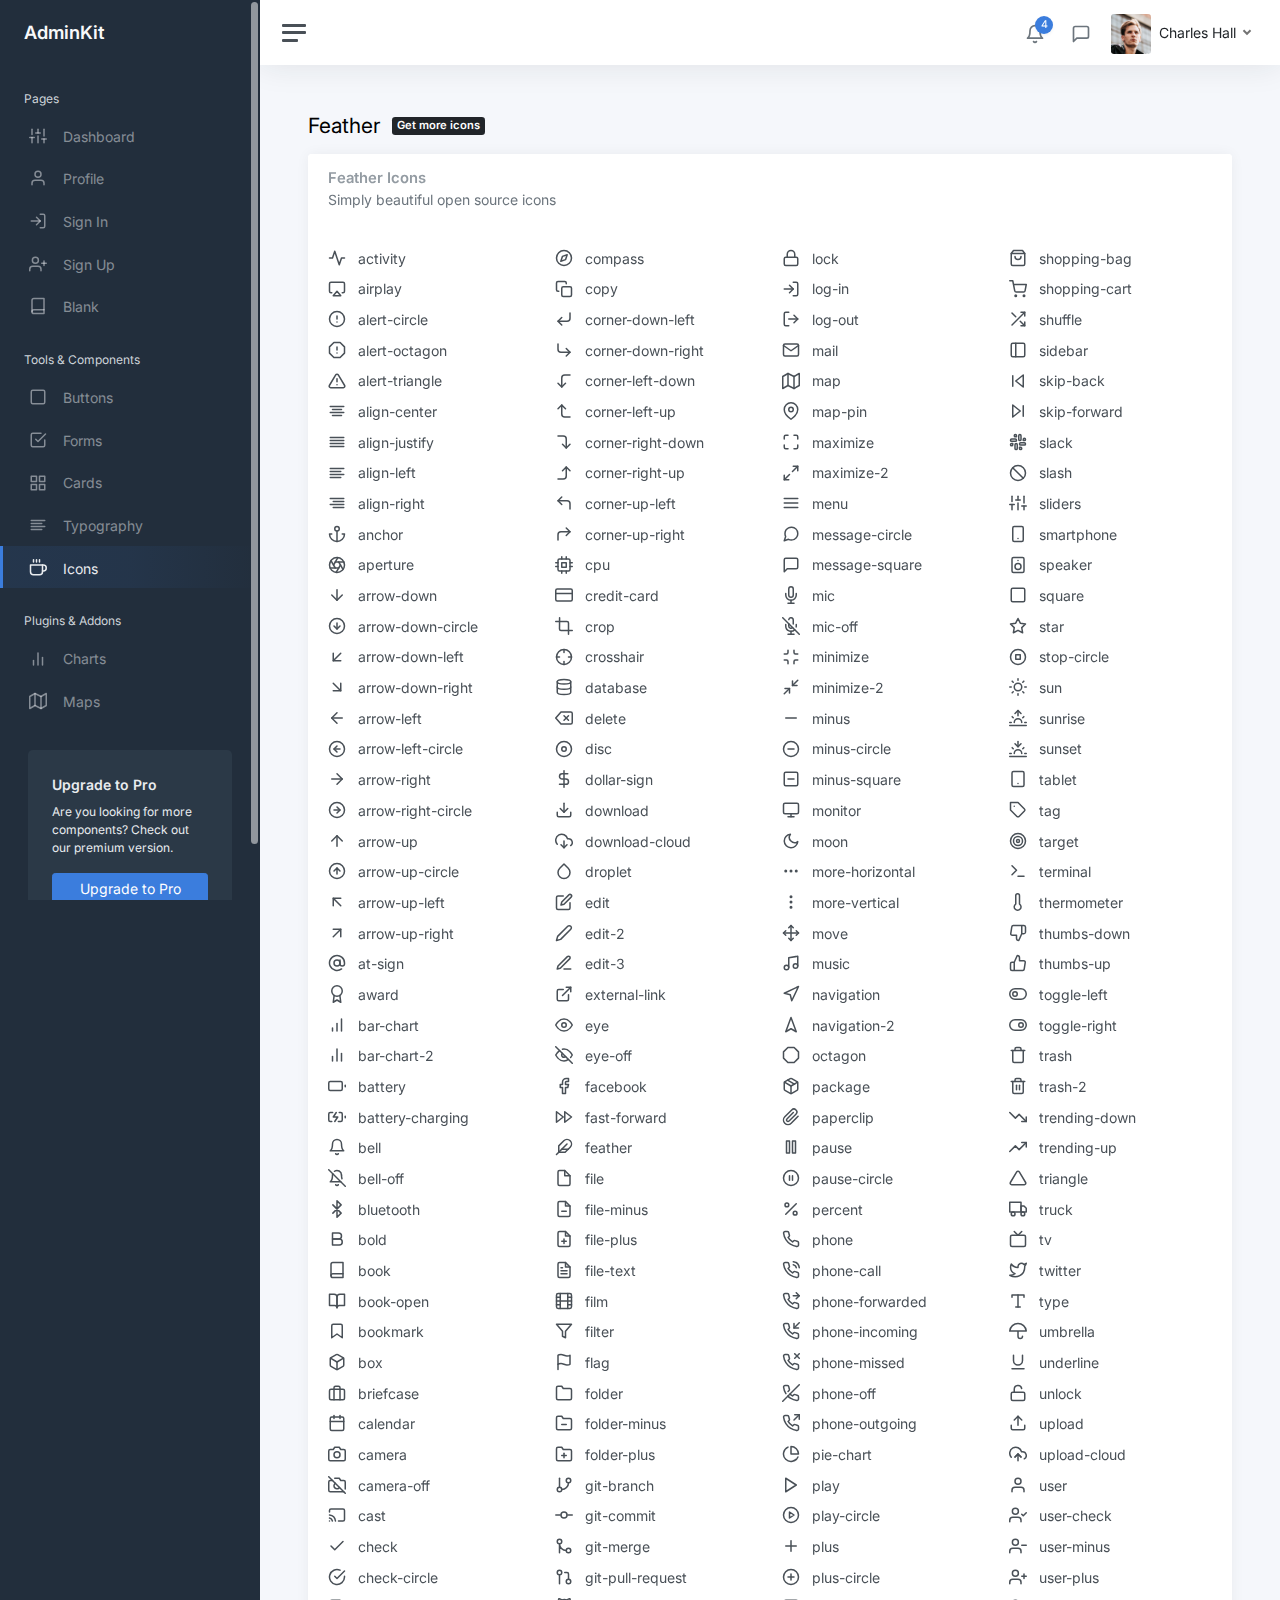
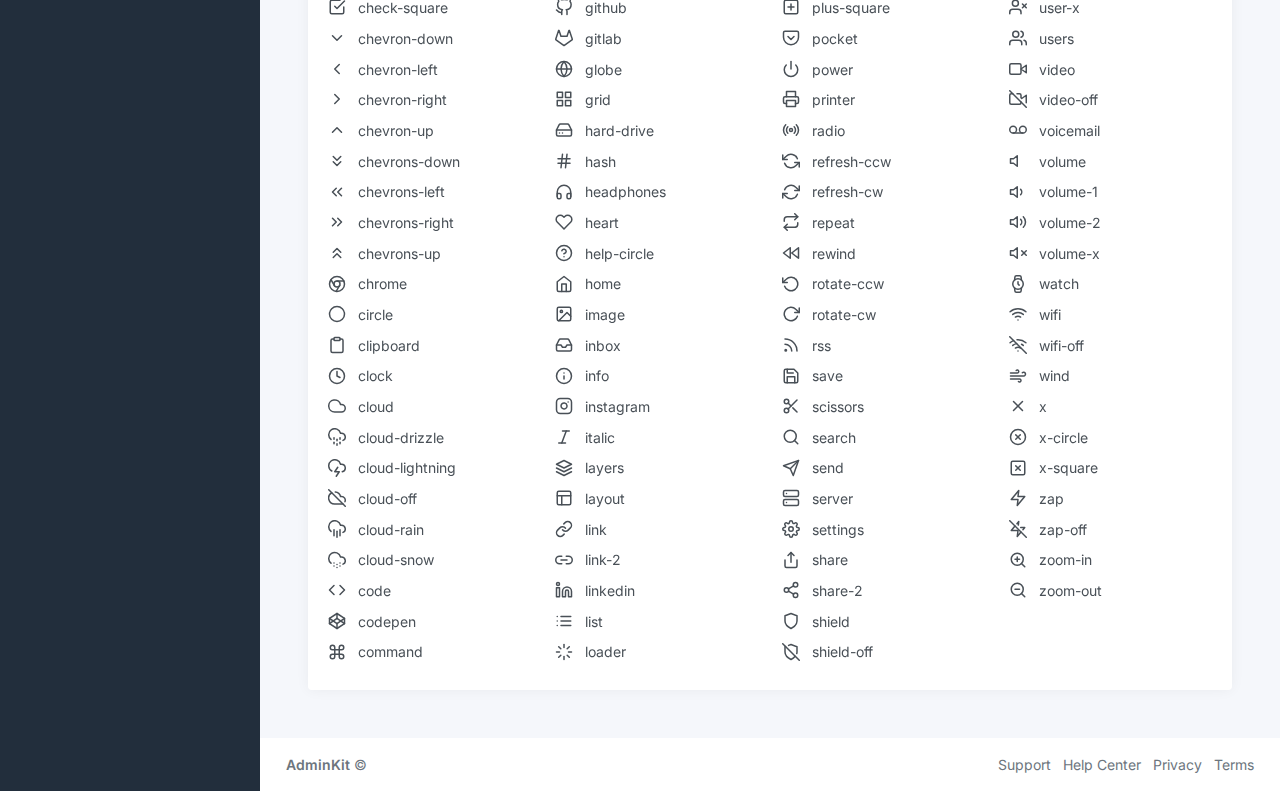
<file: static/icons-feather.html>
<!DOCTYPE html>
<html lang="en">

<head>
	<meta charset="utf-8">
	<meta http-equiv="X-UA-Compatible" content="IE=edge">
	<meta name="viewport" content="width=device-width, initial-scale=1, shrink-to-fit=no">
	<meta name="description" content="Responsive Admin &amp; Dashboard Template based on Bootstrap 5">
	<meta name="author" content="AdminKit">
	<meta name="keywords" content="adminkit, bootstrap, bootstrap 5, admin, dashboard, template, responsive, css, sass, html, theme, front-end, ui kit, web">

	<link rel="preconnect" href="https://fonts.gstatic.com">
	<link rel="shortcut icon" href="img/icons/icon-48x48.png" />

	<link rel="canonical" href="https://demo-basic.adminkit.io/icons-feather.html" />

	<title>Feather | AdminKit Demo</title>

	<link href="css/app.css" rel="stylesheet">
	<link href="https://fonts.googleapis.com/css2?family=Inter:wght@300;400;600&display=swap" rel="stylesheet">
</head>

<body>
	<div class="wrapper">
		<nav id="sidebar" class="sidebar js-sidebar">
			<div class="sidebar-content js-simplebar">
				<a class="sidebar-brand" href="index.html">
          <span class="align-middle">AdminKit</span>
        </a>

				<ul class="sidebar-nav">
					<li class="sidebar-header">
						Pages
					</li>

					<li class="sidebar-item">
						<a class="sidebar-link" href="index.html">
              <i class="align-middle" data-feather="sliders"></i> <span class="align-middle">Dashboard</span>
            </a>
					</li>

					<li class="sidebar-item">
						<a class="sidebar-link" href="pages-profile.html">
              <i class="align-middle" data-feather="user"></i> <span class="align-middle">Profile</span>
            </a>
					</li>

					<li class="sidebar-item">
						<a class="sidebar-link" href="pages-sign-in.html">
              <i class="align-middle" data-feather="log-in"></i> <span class="align-middle">Sign In</span>
            </a>
					</li>

					<li class="sidebar-item">
						<a class="sidebar-link" href="pages-sign-up.html">
              <i class="align-middle" data-feather="user-plus"></i> <span class="align-middle">Sign Up</span>
            </a>
					</li>

					<li class="sidebar-item">
						<a class="sidebar-link" href="pages-blank.html">
              <i class="align-middle" data-feather="book"></i> <span class="align-middle">Blank</span>
            </a>
					</li>

					<li class="sidebar-header">
						Tools & Components
					</li>

					<li class="sidebar-item">
						<a class="sidebar-link" href="ui-buttons.html">
              <i class="align-middle" data-feather="square"></i> <span class="align-middle">Buttons</span>
            </a>
					</li>

					<li class="sidebar-item">
						<a class="sidebar-link" href="ui-forms.html">
              <i class="align-middle" data-feather="check-square"></i> <span class="align-middle">Forms</span>
            </a>
					</li>

					<li class="sidebar-item">
						<a class="sidebar-link" href="ui-cards.html">
              <i class="align-middle" data-feather="grid"></i> <span class="align-middle">Cards</span>
            </a>
					</li>

					<li class="sidebar-item">
						<a class="sidebar-link" href="ui-typography.html">
              <i class="align-middle" data-feather="align-left"></i> <span class="align-middle">Typography</span>
            </a>
					</li>

					<li class="sidebar-item active">
						<a class="sidebar-link" href="icons-feather.html">
              <i class="align-middle" data-feather="coffee"></i> <span class="align-middle">Icons</span>
            </a>
					</li>

					<li class="sidebar-header">
						Plugins & Addons
					</li>

					<li class="sidebar-item">
						<a class="sidebar-link" href="charts-chartjs.html">
              <i class="align-middle" data-feather="bar-chart-2"></i> <span class="align-middle">Charts</span>
            </a>
					</li>

					<li class="sidebar-item">
						<a class="sidebar-link" href="maps-google.html">
              <i class="align-middle" data-feather="map"></i> <span class="align-middle">Maps</span>
            </a>
					</li>
				</ul>

				<div class="sidebar-cta">
					<div class="sidebar-cta-content">
						<strong class="d-inline-block mb-2">Upgrade to Pro</strong>
						<div class="mb-3 text-sm">
							Are you looking for more components? Check out our premium version.
						</div>
						<div class="d-grid">
							<a href="upgrade-to-pro.html" class="btn btn-primary">Upgrade to Pro</a>
						</div>
					</div>
				</div>
			</div>
		</nav>

		<div class="main">
			<nav class="navbar navbar-expand navbar-light navbar-bg">
				<a class="sidebar-toggle js-sidebar-toggle">
          <i class="hamburger align-self-center"></i>
        </a>

				<div class="navbar-collapse collapse">
					<ul class="navbar-nav navbar-align">
						<li class="nav-item dropdown">
							<a class="nav-icon dropdown-toggle" href="#" id="alertsDropdown" data-bs-toggle="dropdown">
								<div class="position-relative">
									<i class="align-middle" data-feather="bell"></i>
									<span class="indicator">4</span>
								</div>
							</a>
							<div class="dropdown-menu dropdown-menu-lg dropdown-menu-end py-0" aria-labelledby="alertsDropdown">
								<div class="dropdown-menu-header">
									4 New Notifications
								</div>
								<div class="list-group">
									<a href="#" class="list-group-item">
										<div class="row g-0 align-items-center">
											<div class="col-2">
												<i class="text-danger" data-feather="alert-circle"></i>
											</div>
											<div class="col-10">
												<div class="text-dark">Update completed</div>
												<div class="text-muted small mt-1">Restart server 12 to complete the update.</div>
												<div class="text-muted small mt-1">30m ago</div>
											</div>
										</div>
									</a>
									<a href="#" class="list-group-item">
										<div class="row g-0 align-items-center">
											<div class="col-2">
												<i class="text-warning" data-feather="bell"></i>
											</div>
											<div class="col-10">
												<div class="text-dark">Lorem ipsum</div>
												<div class="text-muted small mt-1">Aliquam ex eros, imperdiet vulputate hendrerit et.</div>
												<div class="text-muted small mt-1">2h ago</div>
											</div>
										</div>
									</a>
									<a href="#" class="list-group-item">
										<div class="row g-0 align-items-center">
											<div class="col-2">
												<i class="text-primary" data-feather="home"></i>
											</div>
											<div class="col-10">
												<div class="text-dark">Login from 192.186.1.8</div>
												<div class="text-muted small mt-1">5h ago</div>
											</div>
										</div>
									</a>
									<a href="#" class="list-group-item">
										<div class="row g-0 align-items-center">
											<div class="col-2">
												<i class="text-success" data-feather="user-plus"></i>
											</div>
											<div class="col-10">
												<div class="text-dark">New connection</div>
												<div class="text-muted small mt-1">Christina accepted your request.</div>
												<div class="text-muted small mt-1">14h ago</div>
											</div>
										</div>
									</a>
								</div>
								<div class="dropdown-menu-footer">
									<a href="#" class="text-muted">Show all notifications</a>
								</div>
							</div>
						</li>
						<li class="nav-item dropdown">
							<a class="nav-icon dropdown-toggle" href="#" id="messagesDropdown" data-bs-toggle="dropdown">
								<div class="position-relative">
									<i class="align-middle" data-feather="message-square"></i>
								</div>
							</a>
							<div class="dropdown-menu dropdown-menu-lg dropdown-menu-end py-0" aria-labelledby="messagesDropdown">
								<div class="dropdown-menu-header">
									<div class="position-relative">
										4 New Messages
									</div>
								</div>
								<div class="list-group">
									<a href="#" class="list-group-item">
										<div class="row g-0 align-items-center">
											<div class="col-2">
												<img src="img/avatars/avatar-5.jpg" class="avatar img-fluid rounded-circle" alt="Vanessa Tucker">
											</div>
											<div class="col-10 ps-2">
												<div class="text-dark">Vanessa Tucker</div>
												<div class="text-muted small mt-1">Nam pretium turpis et arcu. Duis arcu tortor.</div>
												<div class="text-muted small mt-1">15m ago</div>
											</div>
										</div>
									</a>
									<a href="#" class="list-group-item">
										<div class="row g-0 align-items-center">
											<div class="col-2">
												<img src="img/avatars/avatar-2.jpg" class="avatar img-fluid rounded-circle" alt="William Harris">
											</div>
											<div class="col-10 ps-2">
												<div class="text-dark">William Harris</div>
												<div class="text-muted small mt-1">Curabitur ligula sapien euismod vitae.</div>
												<div class="text-muted small mt-1">2h ago</div>
											</div>
										</div>
									</a>
									<a href="#" class="list-group-item">
										<div class="row g-0 align-items-center">
											<div class="col-2">
												<img src="img/avatars/avatar-4.jpg" class="avatar img-fluid rounded-circle" alt="Christina Mason">
											</div>
											<div class="col-10 ps-2">
												<div class="text-dark">Christina Mason</div>
												<div class="text-muted small mt-1">Pellentesque auctor neque nec urna.</div>
												<div class="text-muted small mt-1">4h ago</div>
											</div>
										</div>
									</a>
									<a href="#" class="list-group-item">
										<div class="row g-0 align-items-center">
											<div class="col-2">
												<img src="img/avatars/avatar-3.jpg" class="avatar img-fluid rounded-circle" alt="Sharon Lessman">
											</div>
											<div class="col-10 ps-2">
												<div class="text-dark">Sharon Lessman</div>
												<div class="text-muted small mt-1">Aenean tellus metus, bibendum sed, posuere ac, mattis non.</div>
												<div class="text-muted small mt-1">5h ago</div>
											</div>
										</div>
									</a>
								</div>
								<div class="dropdown-menu-footer">
									<a href="#" class="text-muted">Show all messages</a>
								</div>
							</div>
						</li>
						<li class="nav-item dropdown">
							<a class="nav-icon dropdown-toggle d-inline-block d-sm-none" href="#" data-bs-toggle="dropdown">
                <i class="align-middle" data-feather="settings"></i>
              </a>

							<a class="nav-link dropdown-toggle d-none d-sm-inline-block" href="#" data-bs-toggle="dropdown">
                <img src="img/avatars/avatar.jpg" class="avatar img-fluid rounded me-1" alt="Charles Hall" /> <span class="text-dark">Charles Hall</span>
              </a>
							<div class="dropdown-menu dropdown-menu-end">
								<a class="dropdown-item" href="pages-profile.html"><i class="align-middle me-1" data-feather="user"></i> Profile</a>
								<a class="dropdown-item" href="#"><i class="align-middle me-1" data-feather="pie-chart"></i> Analytics</a>
								<div class="dropdown-divider"></div>
								<a class="dropdown-item" href="index.html"><i class="align-middle me-1" data-feather="settings"></i> Settings & Privacy</a>
								<a class="dropdown-item" href="#"><i class="align-middle me-1" data-feather="help-circle"></i> Help Center</a>
								<div class="dropdown-divider"></div>
								<a class="dropdown-item" href="#">Log out</a>
							</div>
						</li>
					</ul>
				</div>
			</nav>

			<main class="content">
				<div class="container-fluid p-0">

					<div class="mb-3">
						<h1 class="h3 d-inline align-middle">Feather</h1>
						<a class="badge bg-dark text-white ms-2" href="upgrade-to-pro.html">
      Get more icons
  </a>
					</div>
					<div class="card">
						<div class="card-header">
							<h3 class="card-title">Feather Icons</h3>
							<h6 class="card-subtitle text-muted">Simply beautiful open source icons</h6>
						</div>
						<div class="card-body">
							<div class="row">
								<div class="col-12 col-md-6 col-lg-3">
									<div class="mb-2">
										<i class="align-middle me-2" data-feather="activity"></i> <span class="align-middle">activity</span>
									</div>
									<div class="mb-2">
										<i class="align-middle me-2" data-feather="airplay"></i> <span class="align-middle">airplay</span>
									</div>
									<div class="mb-2">
										<i class="align-middle me-2" data-feather="alert-circle"></i> <span class="align-middle">alert-circle</span>
									</div>
									<div class="mb-2">
										<i class="align-middle me-2" data-feather="alert-octagon"></i> <span class="align-middle">alert-octagon</span>
									</div>
									<div class="mb-2">
										<i class="align-middle me-2" data-feather="alert-triangle"></i> <span class="align-middle">alert-triangle</span>
									</div>
									<div class="mb-2">
										<i class="align-middle me-2" data-feather="align-center"></i> <span class="align-middle">align-center</span>
									</div>
									<div class="mb-2">
										<i class="align-middle me-2" data-feather="align-justify"></i> <span class="align-middle">align-justify</span>
									</div>
									<div class="mb-2">
										<i class="align-middle me-2" data-feather="align-left"></i> <span class="align-middle">align-left</span>
									</div>
									<div class="mb-2">
										<i class="align-middle me-2" data-feather="align-right"></i> <span class="align-middle">align-right</span>
									</div>
									<div class="mb-2">
										<i class="align-middle me-2" data-feather="anchor"></i> <span class="align-middle">anchor</span>
									</div>
									<div class="mb-2">
										<i class="align-middle me-2" data-feather="aperture"></i> <span class="align-middle">aperture</span>
									</div>
									<div class="mb-2">
										<i class="align-middle me-2" data-feather="arrow-down"></i> <span class="align-middle">arrow-down</span>
									</div>
									<div class="mb-2">
										<i class="align-middle me-2" data-feather="arrow-down-circle"></i> <span class="align-middle">arrow-down-circle</span>
									</div>
									<div class="mb-2">
										<i class="align-middle me-2" data-feather="arrow-down-left"></i> <span class="align-middle">arrow-down-left</span>
									</div>
									<div class="mb-2">
										<i class="align-middle me-2" data-feather="arrow-down-right"></i> <span class="align-middle">arrow-down-right</span>
									</div>
									<div class="mb-2">
										<i class="align-middle me-2" data-feather="arrow-left"></i> <span class="align-middle">arrow-left</span>
									</div>
									<div class="mb-2">
										<i class="align-middle me-2" data-feather="arrow-left-circle"></i> <span class="align-middle">arrow-left-circle</span>
									</div>
									<div class="mb-2">
										<i class="align-middle me-2" data-feather="arrow-right"></i> <span class="align-middle">arrow-right</span>
									</div>
									<div class="mb-2">
										<i class="align-middle me-2" data-feather="arrow-right-circle"></i> <span class="align-middle">arrow-right-circle</span>
									</div>
									<div class="mb-2">
										<i class="align-middle me-2" data-feather="arrow-up"></i> <span class="align-middle">arrow-up</span>
									</div>
									<div class="mb-2">
										<i class="align-middle me-2" data-feather="arrow-up-circle"></i> <span class="align-middle">arrow-up-circle</span>
									</div>
									<div class="mb-2">
										<i class="align-middle me-2" data-feather="arrow-up-left"></i> <span class="align-middle">arrow-up-left</span>
									</div>
									<div class="mb-2">
										<i class="align-middle me-2" data-feather="arrow-up-right"></i> <span class="align-middle">arrow-up-right</span>
									</div>
									<div class="mb-2">
										<i class="align-middle me-2" data-feather="at-sign"></i> <span class="align-middle">at-sign</span>
									</div>
									<div class="mb-2">
										<i class="align-middle me-2" data-feather="award"></i> <span class="align-middle">award</span>
									</div>
									<div class="mb-2">
										<i class="align-middle me-2" data-feather="bar-chart"></i> <span class="align-middle">bar-chart</span>
									</div>
									<div class="mb-2">
										<i class="align-middle me-2" data-feather="bar-chart-2"></i> <span class="align-middle">bar-chart-2</span>
									</div>
									<div class="mb-2">
										<i class="align-middle me-2" data-feather="battery"></i> <span class="align-middle">battery</span>
									</div>
									<div class="mb-2">
										<i class="align-middle me-2" data-feather="battery-charging"></i> <span class="align-middle">battery-charging</span>
									</div>
									<div class="mb-2">
										<i class="align-middle me-2" data-feather="bell"></i> <span class="align-middle">bell</span>
									</div>
									<div class="mb-2">
										<i class="align-middle me-2" data-feather="bell-off"></i> <span class="align-middle">bell-off</span>
									</div>
									<div class="mb-2">
										<i class="align-middle me-2" data-feather="bluetooth"></i> <span class="align-middle">bluetooth</span>
									</div>
									<div class="mb-2">
										<i class="align-middle me-2" data-feather="bold"></i> <span class="align-middle">bold</span>
									</div>
									<div class="mb-2">
										<i class="align-middle me-2" data-feather="book"></i> <span class="align-middle">book</span>
									</div>
									<div class="mb-2">
										<i class="align-middle me-2" data-feather="book-open"></i> <span class="align-middle">book-open</span>
									</div>
									<div class="mb-2">
										<i class="align-middle me-2" data-feather="bookmark"></i> <span class="align-middle">bookmark</span>
									</div>
									<div class="mb-2">
										<i class="align-middle me-2" data-feather="box"></i> <span class="align-middle">box</span>
									</div>
									<div class="mb-2">
										<i class="align-middle me-2" data-feather="briefcase"></i> <span class="align-middle">briefcase</span>
									</div>
									<div class="mb-2">
										<i class="align-middle me-2" data-feather="calendar"></i> <span class="align-middle">calendar</span>
									</div>
									<div class="mb-2">
										<i class="align-middle me-2" data-feather="camera"></i> <span class="align-middle">camera</span>
									</div>
									<div class="mb-2">
										<i class="align-middle me-2" data-feather="camera-off"></i> <span class="align-middle">camera-off</span>
									</div>
									<div class="mb-2">
										<i class="align-middle me-2" data-feather="cast"></i> <span class="align-middle">cast</span>
									</div>
									<div class="mb-2">
										<i class="align-middle me-2" data-feather="check"></i> <span class="align-middle">check</span>
									</div>
									<div class="mb-2">
										<i class="align-middle me-2" data-feather="check-circle"></i> <span class="align-middle">check-circle</span>
									</div>
									<div class="mb-2">
										<i class="align-middle me-2" data-feather="check-square"></i> <span class="align-middle">check-square</span>
									</div>
									<div class="mb-2">
										<i class="align-middle me-2" data-feather="chevron-down"></i> <span class="align-middle">chevron-down</span>
									</div>
									<div class="mb-2">
										<i class="align-middle me-2" data-feather="chevron-left"></i> <span class="align-middle">chevron-left</span>
									</div>
									<div class="mb-2">
										<i class="align-middle me-2" data-feather="chevron-right"></i> <span class="align-middle">chevron-right</span>
									</div>
									<div class="mb-2">
										<i class="align-middle me-2" data-feather="chevron-up"></i> <span class="align-middle">chevron-up</span>
									</div>
									<div class="mb-2">
										<i class="align-middle me-2" data-feather="chevrons-down"></i> <span class="align-middle">chevrons-down</span>
									</div>
									<div class="mb-2">
										<i class="align-middle me-2" data-feather="chevrons-left"></i> <span class="align-middle">chevrons-left</span>
									</div>
									<div class="mb-2">
										<i class="align-middle me-2" data-feather="chevrons-right"></i> <span class="align-middle">chevrons-right</span>
									</div>
									<div class="mb-2">
										<i class="align-middle me-2" data-feather="chevrons-up"></i> <span class="align-middle">chevrons-up</span>
									</div>
									<div class="mb-2">
										<i class="align-middle me-2" data-feather="chrome"></i> <span class="align-middle">chrome</span>
									</div>
									<div class="mb-2">
										<i class="align-middle me-2" data-feather="circle"></i> <span class="align-middle">circle</span>
									</div>
									<div class="mb-2">
										<i class="align-middle me-2" data-feather="clipboard"></i> <span class="align-middle">clipboard</span>
									</div>
									<div class="mb-2">
										<i class="align-middle me-2" data-feather="clock"></i> <span class="align-middle">clock</span>
									</div>
									<div class="mb-2">
										<i class="align-middle me-2" data-feather="cloud"></i> <span class="align-middle">cloud</span>
									</div>
									<div class="mb-2">
										<i class="align-middle me-2" data-feather="cloud-drizzle"></i> <span class="align-middle">cloud-drizzle</span>
									</div>
									<div class="mb-2">
										<i class="align-middle me-2" data-feather="cloud-lightning"></i> <span class="align-middle">cloud-lightning</span>
									</div>
									<div class="mb-2">
										<i class="align-middle me-2" data-feather="cloud-off"></i> <span class="align-middle">cloud-off</span>
									</div>
									<div class="mb-2">
										<i class="align-middle me-2" data-feather="cloud-rain"></i> <span class="align-middle">cloud-rain</span>
									</div>
									<div class="mb-2">
										<i class="align-middle me-2" data-feather="cloud-snow"></i> <span class="align-middle">cloud-snow</span>
									</div>
									<div class="mb-2">
										<i class="align-middle me-2" data-feather="code"></i> <span class="align-middle">code</span>
									</div>
									<div class="mb-2">
										<i class="align-middle me-2" data-feather="codepen"></i> <span class="align-middle">codepen</span>
									</div>
									<div class="mb-2">
										<i class="align-middle me-2" data-feather="command"></i> <span class="align-middle">command</span>
									</div>
								</div>
								<div class="col-12 col-md-6 col-lg-3">
									<div class="mb-2">
										<i class="align-middle me-2" data-feather="compass"></i> <span class="align-middle">compass</span>
									</div>
									<div class="mb-2">
										<i class="align-middle me-2" data-feather="copy"></i> <span class="align-middle">copy</span>
									</div>
									<div class="mb-2">
										<i class="align-middle me-2" data-feather="corner-down-left"></i> <span class="align-middle">corner-down-left</span>
									</div>
									<div class="mb-2">
										<i class="align-middle me-2" data-feather="corner-down-right"></i> <span class="align-middle">corner-down-right</span>
									</div>
									<div class="mb-2">
										<i class="align-middle me-2" data-feather="corner-left-down"></i> <span class="align-middle">corner-left-down</span>
									</div>
									<div class="mb-2">
										<i class="align-middle me-2" data-feather="corner-left-up"></i> <span class="align-middle">corner-left-up</span>
									</div>
									<div class="mb-2">
										<i class="align-middle me-2" data-feather="corner-right-down"></i> <span class="align-middle">corner-right-down</span>
									</div>
									<div class="mb-2">
										<i class="align-middle me-2" data-feather="corner-right-up"></i> <span class="align-middle">corner-right-up</span>
									</div>
									<div class="mb-2">
										<i class="align-middle me-2" data-feather="corner-up-left"></i> <span class="align-middle">corner-up-left</span>
									</div>
									<div class="mb-2">
										<i class="align-middle me-2" data-feather="corner-up-right"></i> <span class="align-middle">corner-up-right</span>
									</div>
									<div class="mb-2">
										<i class="align-middle me-2" data-feather="cpu"></i> <span class="align-middle">cpu</span>
									</div>
									<div class="mb-2">
										<i class="align-middle me-2" data-feather="credit-card"></i> <span class="align-middle">credit-card</span>
									</div>
									<div class="mb-2">
										<i class="align-middle me-2" data-feather="crop"></i> <span class="align-middle">crop</span>
									</div>
									<div class="mb-2">
										<i class="align-middle me-2" data-feather="crosshair"></i> <span class="align-middle">crosshair</span>
									</div>
									<div class="mb-2">
										<i class="align-middle me-2" data-feather="database"></i> <span class="align-middle">database</span>
									</div>
									<div class="mb-2">
										<i class="align-middle me-2" data-feather="delete"></i> <span class="align-middle">delete</span>
									</div>
									<div class="mb-2">
										<i class="align-middle me-2" data-feather="disc"></i> <span class="align-middle">disc</span>
									</div>
									<div class="mb-2">
										<i class="align-middle me-2" data-feather="dollar-sign"></i> <span class="align-middle">dollar-sign</span>
									</div>
									<div class="mb-2">
										<i class="align-middle me-2" data-feather="download"></i> <span class="align-middle">download</span>
									</div>
									<div class="mb-2">
										<i class="align-middle me-2" data-feather="download-cloud"></i> <span class="align-middle">download-cloud</span>
									</div>
									<div class="mb-2">
										<i class="align-middle me-2" data-feather="droplet"></i> <span class="align-middle">droplet</span>
									</div>
									<div class="mb-2">
										<i class="align-middle me-2" data-feather="edit"></i> <span class="align-middle">edit</span>
									</div>
									<div class="mb-2">
										<i class="align-middle me-2" data-feather="edit-2"></i> <span class="align-middle">edit-2</span>
									</div>
									<div class="mb-2">
										<i class="align-middle me-2" data-feather="edit-3"></i> <span class="align-middle">edit-3</span>
									</div>
									<div class="mb-2">
										<i class="align-middle me-2" data-feather="external-link"></i> <span class="align-middle">external-link</span>
									</div>
									<div class="mb-2">
										<i class="align-middle me-2" data-feather="eye"></i> <span class="align-middle">eye</span>
									</div>
									<div class="mb-2">
										<i class="align-middle me-2" data-feather="eye-off"></i> <span class="align-middle">eye-off</span>
									</div>
									<div class="mb-2">
										<i class="align-middle me-2" data-feather="facebook"></i> <span class="align-middle">facebook</span>
									</div>
									<div class="mb-2">
										<i class="align-middle me-2" data-feather="fast-forward"></i> <span class="align-middle">fast-forward</span>
									</div>
									<div class="mb-2">
										<i class="align-middle me-2" data-feather="feather"></i> <span class="align-middle">feather</span>
									</div>
									<div class="mb-2">
										<i class="align-middle me-2" data-feather="file"></i> <span class="align-middle">file</span>
									</div>
									<div class="mb-2">
										<i class="align-middle me-2" data-feather="file-minus"></i> <span class="align-middle">file-minus</span>
									</div>
									<div class="mb-2">
										<i class="align-middle me-2" data-feather="file-plus"></i> <span class="align-middle">file-plus</span>
									</div>
									<div class="mb-2">
										<i class="align-middle me-2" data-feather="file-text"></i> <span class="align-middle">file-text</span>
									</div>
									<div class="mb-2">
										<i class="align-middle me-2" data-feather="film"></i> <span class="align-middle">film</span>
									</div>
									<div class="mb-2">
										<i class="align-middle me-2" data-feather="filter"></i> <span class="align-middle">filter</span>
									</div>
									<div class="mb-2">
										<i class="align-middle me-2" data-feather="flag"></i> <span class="align-middle">flag</span>
									</div>
									<div class="mb-2">
										<i class="align-middle me-2" data-feather="folder"></i> <span class="align-middle">folder</span>
									</div>
									<div class="mb-2">
										<i class="align-middle me-2" data-feather="folder-minus"></i> <span class="align-middle">folder-minus</span>
									</div>
									<div class="mb-2">
										<i class="align-middle me-2" data-feather="folder-plus"></i> <span class="align-middle">folder-plus</span>
									</div>
									<div class="mb-2">
										<i class="align-middle me-2" data-feather="git-branch"></i> <span class="align-middle">git-branch</span>
									</div>
									<div class="mb-2">
										<i class="align-middle me-2" data-feather="git-commit"></i> <span class="align-middle">git-commit</span>
									</div>
									<div class="mb-2">
										<i class="align-middle me-2" data-feather="git-merge"></i> <span class="align-middle">git-merge</span>
									</div>
									<div class="mb-2">
										<i class="align-middle me-2" data-feather="git-pull-request"></i> <span class="align-middle">git-pull-request</span>
									</div>
									<div class="mb-2">
										<i class="align-middle me-2" data-feather="github"></i> <span class="align-middle">github</span>
									</div>
									<div class="mb-2">
										<i class="align-middle me-2" data-feather="gitlab"></i> <span class="align-middle">gitlab</span>
									</div>
									<div class="mb-2">
										<i class="align-middle me-2" data-feather="globe"></i> <span class="align-middle">globe</span>
									</div>
									<div class="mb-2">
										<i class="align-middle me-2" data-feather="grid"></i> <span class="align-middle">grid</span>
									</div>
									<div class="mb-2">
										<i class="align-middle me-2" data-feather="hard-drive"></i> <span class="align-middle">hard-drive</span>
									</div>
									<div class="mb-2">
										<i class="align-middle me-2" data-feather="hash"></i> <span class="align-middle">hash</span>
									</div>
									<div class="mb-2">
										<i class="align-middle me-2" data-feather="headphones"></i> <span class="align-middle">headphones</span>
									</div>
									<div class="mb-2">
										<i class="align-middle me-2" data-feather="heart"></i> <span class="align-middle">heart</span>
									</div>
									<div class="mb-2">
										<i class="align-middle me-2" data-feather="help-circle"></i> <span class="align-middle">help-circle</span>
									</div>
									<div class="mb-2">
										<i class="align-middle me-2" data-feather="home"></i> <span class="align-middle">home</span>
									</div>
									<div class="mb-2">
										<i class="align-middle me-2" data-feather="image"></i> <span class="align-middle">image</span>
									</div>
									<div class="mb-2">
										<i class="align-middle me-2" data-feather="inbox"></i> <span class="align-middle">inbox</span>
									</div>
									<div class="mb-2">
										<i class="align-middle me-2" data-feather="info"></i> <span class="align-middle">info</span>
									</div>
									<div class="mb-2">
										<i class="align-middle me-2" data-feather="instagram"></i> <span class="align-middle">instagram</span>
									</div>
									<div class="mb-2">
										<i class="align-middle me-2" data-feather="italic"></i> <span class="align-middle">italic</span>
									</div>
									<div class="mb-2">
										<i class="align-middle me-2" data-feather="layers"></i> <span class="align-middle">layers</span>
									</div>
									<div class="mb-2">
										<i class="align-middle me-2" data-feather="layout"></i> <span class="align-middle">layout</span>
									</div>
									<div class="mb-2">
										<i class="align-middle me-2" data-feather="link"></i> <span class="align-middle">link</span>
									</div>
									<div class="mb-2">
										<i class="align-middle me-2" data-feather="link-2"></i> <span class="align-middle">link-2</span>
									</div>
									<div class="mb-2">
										<i class="align-middle me-2" data-feather="linkedin"></i> <span class="align-middle">linkedin</span>
									</div>
									<div class="mb-2">
										<i class="align-middle me-2" data-feather="list"></i> <span class="align-middle">list</span>
									</div>
									<div class="mb-2">
										<i class="align-middle me-2" data-feather="loader"></i> <span class="align-middle">loader</span>
									</div>
								</div>
								<div class="col-12 col-md-6 col-lg-3">
									<div class="mb-2">
										<i class="align-middle me-2" data-feather="lock"></i> <span class="align-middle">lock</span>
									</div>
									<div class="mb-2">
										<i class="align-middle me-2" data-feather="log-in"></i> <span class="align-middle">log-in</span>
									</div>
									<div class="mb-2">
										<i class="align-middle me-2" data-feather="log-out"></i> <span class="align-middle">log-out</span>
									</div>
									<div class="mb-2">
										<i class="align-middle me-2" data-feather="mail"></i> <span class="align-middle">mail</span>
									</div>
									<div class="mb-2">
										<i class="align-middle me-2" data-feather="map"></i> <span class="align-middle">map</span>
									</div>
									<div class="mb-2">
										<i class="align-middle me-2" data-feather="map-pin"></i> <span class="align-middle">map-pin</span>
									</div>
									<div class="mb-2">
										<i class="align-middle me-2" data-feather="maximize"></i> <span class="align-middle">maximize</span>
									</div>
									<div class="mb-2">
										<i class="align-middle me-2" data-feather="maximize-2"></i> <span class="align-middle">maximize-2</span>
									</div>
									<div class="mb-2">
										<i class="align-middle me-2" data-feather="menu"></i> <span class="align-middle">menu</span>
									</div>
									<div class="mb-2">
										<i class="align-middle me-2" data-feather="message-circle"></i> <span class="align-middle">message-circle</span>
									</div>
									<div class="mb-2">
										<i class="align-middle me-2" data-feather="message-square"></i> <span class="align-middle">message-square</span>
									</div>
									<div class="mb-2">
										<i class="align-middle me-2" data-feather="mic"></i> <span class="align-middle">mic</span>
									</div>
									<div class="mb-2">
										<i class="align-middle me-2" data-feather="mic-off"></i> <span class="align-middle">mic-off</span>
									</div>
									<div class="mb-2">
										<i class="align-middle me-2" data-feather="minimize"></i> <span class="align-middle">minimize</span>
									</div>
									<div class="mb-2">
										<i class="align-middle me-2" data-feather="minimize-2"></i> <span class="align-middle">minimize-2</span>
									</div>
									<div class="mb-2">
										<i class="align-middle me-2" data-feather="minus"></i> <span class="align-middle">minus</span>
									</div>
									<div class="mb-2">
										<i class="align-middle me-2" data-feather="minus-circle"></i> <span class="align-middle">minus-circle</span>
									</div>
									<div class="mb-2">
										<i class="align-middle me-2" data-feather="minus-square"></i> <span class="align-middle">minus-square</span>
									</div>
									<div class="mb-2">
										<i class="align-middle me-2" data-feather="monitor"></i> <span class="align-middle">monitor</span>
									</div>
									<div class="mb-2">
										<i class="align-middle me-2" data-feather="moon"></i> <span class="align-middle">moon</span>
									</div>
									<div class="mb-2">
										<i class="align-middle me-2" data-feather="more-horizontal"></i> <span class="align-middle">more-horizontal</span>
									</div>
									<div class="mb-2">
										<i class="align-middle me-2" data-feather="more-vertical"></i> <span class="align-middle">more-vertical</span>
									</div>
									<div class="mb-2">
										<i class="align-middle me-2" data-feather="move"></i> <span class="align-middle">move</span>
									</div>
									<div class="mb-2">
										<i class="align-middle me-2" data-feather="music"></i> <span class="align-middle">music</span>
									</div>
									<div class="mb-2">
										<i class="align-middle me-2" data-feather="navigation"></i> <span class="align-middle">navigation</span>
									</div>
									<div class="mb-2">
										<i class="align-middle me-2" data-feather="navigation-2"></i> <span class="align-middle">navigation-2</span>
									</div>
									<div class="mb-2">
										<i class="align-middle me-2" data-feather="octagon"></i> <span class="align-middle">octagon</span>
									</div>
									<div class="mb-2">
										<i class="align-middle me-2" data-feather="package"></i> <span class="align-middle">package</span>
									</div>
									<div class="mb-2">
										<i class="align-middle me-2" data-feather="paperclip"></i> <span class="align-middle">paperclip</span>
									</div>
									<div class="mb-2">
										<i class="align-middle me-2" data-feather="pause"></i> <span class="align-middle">pause</span>
									</div>
									<div class="mb-2">
										<i class="align-middle me-2" data-feather="pause-circle"></i> <span class="align-middle">pause-circle</span>
									</div>
									<div class="mb-2">
										<i class="align-middle me-2" data-feather="percent"></i> <span class="align-middle">percent</span>
									</div>
									<div class="mb-2">
										<i class="align-middle me-2" data-feather="phone"></i> <span class="align-middle">phone</span>
									</div>
									<div class="mb-2">
										<i class="align-middle me-2" data-feather="phone-call"></i> <span class="align-middle">phone-call</span>
									</div>
									<div class="mb-2">
										<i class="align-middle me-2" data-feather="phone-forwarded"></i> <span class="align-middle">phone-forwarded</span>
									</div>
									<div class="mb-2">
										<i class="align-middle me-2" data-feather="phone-incoming"></i> <span class="align-middle">phone-incoming</span>
									</div>
									<div class="mb-2">
										<i class="align-middle me-2" data-feather="phone-missed"></i> <span class="align-middle">phone-missed</span>
									</div>
									<div class="mb-2">
										<i class="align-middle me-2" data-feather="phone-off"></i> <span class="align-middle">phone-off</span>
									</div>
									<div class="mb-2">
										<i class="align-middle me-2" data-feather="phone-outgoing"></i> <span class="align-middle">phone-outgoing</span>
									</div>
									<div class="mb-2">
										<i class="align-middle me-2" data-feather="pie-chart"></i> <span class="align-middle">pie-chart</span>
									</div>
									<div class="mb-2">
										<i class="align-middle me-2" data-feather="play"></i> <span class="align-middle">play</span>
									</div>
									<div class="mb-2">
										<i class="align-middle me-2" data-feather="play-circle"></i> <span class="align-middle">play-circle</span>
									</div>
									<div class="mb-2">
										<i class="align-middle me-2" data-feather="plus"></i> <span class="align-middle">plus</span>
									</div>
									<div class="mb-2">
										<i class="align-middle me-2" data-feather="plus-circle"></i> <span class="align-middle">plus-circle</span>
									</div>
									<div class="mb-2">
										<i class="align-middle me-2" data-feather="plus-square"></i> <span class="align-middle">plus-square</span>
									</div>
									<div class="mb-2">
										<i class="align-middle me-2" data-feather="pocket"></i> <span class="align-middle">pocket</span>
									</div>
									<div class="mb-2">
										<i class="align-middle me-2" data-feather="power"></i> <span class="align-middle">power</span>
									</div>
									<div class="mb-2">
										<i class="align-middle me-2" data-feather="printer"></i> <span class="align-middle">printer</span>
									</div>
									<div class="mb-2">
										<i class="align-middle me-2" data-feather="radio"></i> <span class="align-middle">radio</span>
									</div>
									<div class="mb-2">
										<i class="align-middle me-2" data-feather="refresh-ccw"></i> <span class="align-middle">refresh-ccw</span>
									</div>
									<div class="mb-2">
										<i class="align-middle me-2" data-feather="refresh-cw"></i> <span class="align-middle">refresh-cw</span>
									</div>
									<div class="mb-2">
										<i class="align-middle me-2" data-feather="repeat"></i> <span class="align-middle">repeat</span>
									</div>
									<div class="mb-2">
										<i class="align-middle me-2" data-feather="rewind"></i> <span class="align-middle">rewind</span>
									</div>
									<div class="mb-2">
										<i class="align-middle me-2" data-feather="rotate-ccw"></i> <span class="align-middle">rotate-ccw</span>
									</div>
									<div class="mb-2">
										<i class="align-middle me-2" data-feather="rotate-cw"></i> <span class="align-middle">rotate-cw</span>
									</div>
									<div class="mb-2">
										<i class="align-middle me-2" data-feather="rss"></i> <span class="align-middle">rss</span>
									</div>
									<div class="mb-2">
										<i class="align-middle me-2" data-feather="save"></i> <span class="align-middle">save</span>
									</div>
									<div class="mb-2">
										<i class="align-middle me-2" data-feather="scissors"></i> <span class="align-middle">scissors</span>
									</div>
									<div class="mb-2">
										<i class="align-middle me-2" data-feather="search"></i> <span class="align-middle">search</span>
									</div>
									<div class="mb-2">
										<i class="align-middle me-2" data-feather="send"></i> <span class="align-middle">send</span>
									</div>
									<div class="mb-2">
										<i class="align-middle me-2" data-feather="server"></i> <span class="align-middle">server</span>
									</div>
									<div class="mb-2">
										<i class="align-middle me-2" data-feather="settings"></i> <span class="align-middle">settings</span>
									</div>
									<div class="mb-2">
										<i class="align-middle me-2" data-feather="share"></i> <span class="align-middle">share</span>
									</div>
									<div class="mb-2">
										<i class="align-middle me-2" data-feather="share-2"></i> <span class="align-middle">share-2</span>
									</div>
									<div class="mb-2">
										<i class="align-middle me-2" data-feather="shield"></i> <span class="align-middle">shield</span>
									</div>
									<div class="mb-2">
										<i class="align-middle me-2" data-feather="shield-off"></i> <span class="align-middle">shield-off</span>
									</div>
								</div>
								<div class="col-12 col-md-6 col-lg-3">
									<div class="mb-2">
										<i class="align-middle me-2" data-feather="shopping-bag"></i> <span class="align-middle">shopping-bag</span>
									</div>
									<div class="mb-2">
										<i class="align-middle me-2" data-feather="shopping-cart"></i> <span class="align-middle">shopping-cart</span>
									</div>
									<div class="mb-2">
										<i class="align-middle me-2" data-feather="shuffle"></i> <span class="align-middle">shuffle</span>
									</div>
									<div class="mb-2">
										<i class="align-middle me-2" data-feather="sidebar"></i> <span class="align-middle">sidebar</span>
									</div>
									<div class="mb-2">
										<i class="align-middle me-2" data-feather="skip-back"></i> <span class="align-middle">skip-back</span>
									</div>
									<div class="mb-2">
										<i class="align-middle me-2" data-feather="skip-forward"></i> <span class="align-middle">skip-forward</span>
									</div>
									<div class="mb-2">
										<i class="align-middle me-2" data-feather="slack"></i> <span class="align-middle">slack</span>
									</div>
									<div class="mb-2">
										<i class="align-middle me-2" data-feather="slash"></i> <span class="align-middle">slash</span>
									</div>
									<div class="mb-2">
										<i class="align-middle me-2" data-feather="sliders"></i> <span class="align-middle">sliders</span>
									</div>
									<div class="mb-2">
										<i class="align-middle me-2" data-feather="smartphone"></i> <span class="align-middle">smartphone</span>
									</div>
									<div class="mb-2">
										<i class="align-middle me-2" data-feather="speaker"></i> <span class="align-middle">speaker</span>
									</div>
									<div class="mb-2">
										<i class="align-middle me-2" data-feather="square"></i> <span class="align-middle">square</span>
									</div>
									<div class="mb-2">
										<i class="align-middle me-2" data-feather="star"></i> <span class="align-middle">star</span>
									</div>
									<div class="mb-2">
										<i class="align-middle me-2" data-feather="stop-circle"></i> <span class="align-middle">stop-circle</span>
									</div>
									<div class="mb-2">
										<i class="align-middle me-2" data-feather="sun"></i> <span class="align-middle">sun</span>
									</div>
									<div class="mb-2">
										<i class="align-middle me-2" data-feather="sunrise"></i> <span class="align-middle">sunrise</span>
									</div>
									<div class="mb-2">
										<i class="align-middle me-2" data-feather="sunset"></i> <span class="align-middle">sunset</span>
									</div>
									<div class="mb-2">
										<i class="align-middle me-2" data-feather="tablet"></i> <span class="align-middle">tablet</span>
									</div>
									<div class="mb-2">
										<i class="align-middle me-2" data-feather="tag"></i> <span class="align-middle">tag</span>
									</div>
									<div class="mb-2">
										<i class="align-middle me-2" data-feather="target"></i> <span class="align-middle">target</span>
									</div>
									<div class="mb-2">
										<i class="align-middle me-2" data-feather="terminal"></i> <span class="align-middle">terminal</span>
									</div>
									<div class="mb-2">
										<i class="align-middle me-2" data-feather="thermometer"></i> <span class="align-middle">thermometer</span>
									</div>
									<div class="mb-2">
										<i class="align-middle me-2" data-feather="thumbs-down"></i> <span class="align-middle">thumbs-down</span>
									</div>
									<div class="mb-2">
										<i class="align-middle me-2" data-feather="thumbs-up"></i> <span class="align-middle">thumbs-up</span>
									</div>
									<div class="mb-2">
										<i class="align-middle me-2" data-feather="toggle-left"></i> <span class="align-middle">toggle-left</span>
									</div>
									<div class="mb-2">
										<i class="align-middle me-2" data-feather="toggle-right"></i> <span class="align-middle">toggle-right</span>
									</div>
									<div class="mb-2">
										<i class="align-middle me-2" data-feather="trash"></i> <span class="align-middle">trash</span>
									</div>
									<div class="mb-2">
										<i class="align-middle me-2" data-feather="trash-2"></i> <span class="align-middle">trash-2</span>
									</div>
									<div class="mb-2">
										<i class="align-middle me-2" data-feather="trending-down"></i> <span class="align-middle">trending-down</span>
									</div>
									<div class="mb-2">
										<i class="align-middle me-2" data-feather="trending-up"></i> <span class="align-middle">trending-up</span>
									</div>
									<div class="mb-2">
										<i class="align-middle me-2" data-feather="triangle"></i> <span class="align-middle">triangle</span>
									</div>
									<div class="mb-2">
										<i class="align-middle me-2" data-feather="truck"></i> <span class="align-middle">truck</span>
									</div>
									<div class="mb-2">
										<i class="align-middle me-2" data-feather="tv"></i> <span class="align-middle">tv</span>
									</div>
									<div class="mb-2">
										<i class="align-middle me-2" data-feather="twitter"></i> <span class="align-middle">twitter</span>
									</div>
									<div class="mb-2">
										<i class="align-middle me-2" data-feather="type"></i> <span class="align-middle">type</span>
									</div>
									<div class="mb-2">
										<i class="align-middle me-2" data-feather="umbrella"></i> <span class="align-middle">umbrella</span>
									</div>
									<div class="mb-2">
										<i class="align-middle me-2" data-feather="underline"></i> <span class="align-middle">underline</span>
									</div>
									<div class="mb-2">
										<i class="align-middle me-2" data-feather="unlock"></i> <span class="align-middle">unlock</span>
									</div>
									<div class="mb-2">
										<i class="align-middle me-2" data-feather="upload"></i> <span class="align-middle">upload</span>
									</div>
									<div class="mb-2">
										<i class="align-middle me-2" data-feather="upload-cloud"></i> <span class="align-middle">upload-cloud</span>
									</div>
									<div class="mb-2">
										<i class="align-middle me-2" data-feather="user"></i> <span class="align-middle">user</span>
									</div>
									<div class="mb-2">
										<i class="align-middle me-2" data-feather="user-check"></i> <span class="align-middle">user-check</span>
									</div>
									<div class="mb-2">
										<i class="align-middle me-2" data-feather="user-minus"></i> <span class="align-middle">user-minus</span>
									</div>
									<div class="mb-2">
										<i class="align-middle me-2" data-feather="user-plus"></i> <span class="align-middle">user-plus</span>
									</div>
									<div class="mb-2">
										<i class="align-middle me-2" data-feather="user-x"></i> <span class="align-middle">user-x</span>
									</div>
									<div class="mb-2">
										<i class="align-middle me-2" data-feather="users"></i> <span class="align-middle">users</span>
									</div>
									<div class="mb-2">
										<i class="align-middle me-2" data-feather="video"></i> <span class="align-middle">video</span>
									</div>
									<div class="mb-2">
										<i class="align-middle me-2" data-feather="video-off"></i> <span class="align-middle">video-off</span>
									</div>
									<div class="mb-2">
										<i class="align-middle me-2" data-feather="voicemail"></i> <span class="align-middle">voicemail</span>
									</div>
									<div class="mb-2">
										<i class="align-middle me-2" data-feather="volume"></i> <span class="align-middle">volume</span>
									</div>
									<div class="mb-2">
										<i class="align-middle me-2" data-feather="volume-1"></i> <span class="align-middle">volume-1</span>
									</div>
									<div class="mb-2">
										<i class="align-middle me-2" data-feather="volume-2"></i> <span class="align-middle">volume-2</span>
									</div>
									<div class="mb-2">
										<i class="align-middle me-2" data-feather="volume-x"></i> <span class="align-middle">volume-x</span>
									</div>
									<div class="mb-2">
										<i class="align-middle me-2" data-feather="watch"></i> <span class="align-middle">watch</span>
									</div>
									<div class="mb-2">
										<i class="align-middle me-2" data-feather="wifi"></i> <span class="align-middle">wifi</span>
									</div>
									<div class="mb-2">
										<i class="align-middle me-2" data-feather="wifi-off"></i> <span class="align-middle">wifi-off</span>
									</div>
									<div class="mb-2">
										<i class="align-middle me-2" data-feather="wind"></i> <span class="align-middle">wind</span>
									</div>
									<div class="mb-2">
										<i class="align-middle me-2" data-feather="x"></i> <span class="align-middle">x</span>
									</div>
									<div class="mb-2">
										<i class="align-middle me-2" data-feather="x-circle"></i> <span class="align-middle">x-circle</span>
									</div>
									<div class="mb-2">
										<i class="align-middle me-2" data-feather="x-square"></i> <span class="align-middle">x-square</span>
									</div>
									<div class="mb-2">
										<i class="align-middle me-2" data-feather="zap"></i> <span class="align-middle">zap</span>
									</div>
									<div class="mb-2">
										<i class="align-middle me-2" data-feather="zap-off"></i> <span class="align-middle">zap-off</span>
									</div>
									<div class="mb-2">
										<i class="align-middle me-2" data-feather="zoom-in"></i> <span class="align-middle">zoom-in</span>
									</div>
									<div class="mb-2">
										<i class="align-middle me-2" data-feather="zoom-out"></i> <span class="align-middle">zoom-out</span>
									</div>
								</div>
							</div>
						</div>
					</div>

				</div>
			</main>

			<footer class="footer">
				<div class="container-fluid">
					<div class="row text-muted">
						<div class="col-6 text-start">
							<p class="mb-0">
								<a class="text-muted" href="https://adminkit.io/" target="_blank"><strong>AdminKit</strong></a> &copy;
							</p>
						</div>
						<div class="col-6 text-end">
							<ul class="list-inline">
								<li class="list-inline-item">
									<a class="text-muted" href="https://adminkit.io/" target="_blank">Support</a>
								</li>
								<li class="list-inline-item">
									<a class="text-muted" href="https://adminkit.io/" target="_blank">Help Center</a>
								</li>
								<li class="list-inline-item">
									<a class="text-muted" href="https://adminkit.io/" target="_blank">Privacy</a>
								</li>
								<li class="list-inline-item">
									<a class="text-muted" href="https://adminkit.io/" target="_blank">Terms</a>
								</li>
							</ul>
						</div>
					</div>
				</div>
			</footer>
		</div>
	</div>

	<script src="js/app.js"></script>

</body>

</html>
</file>
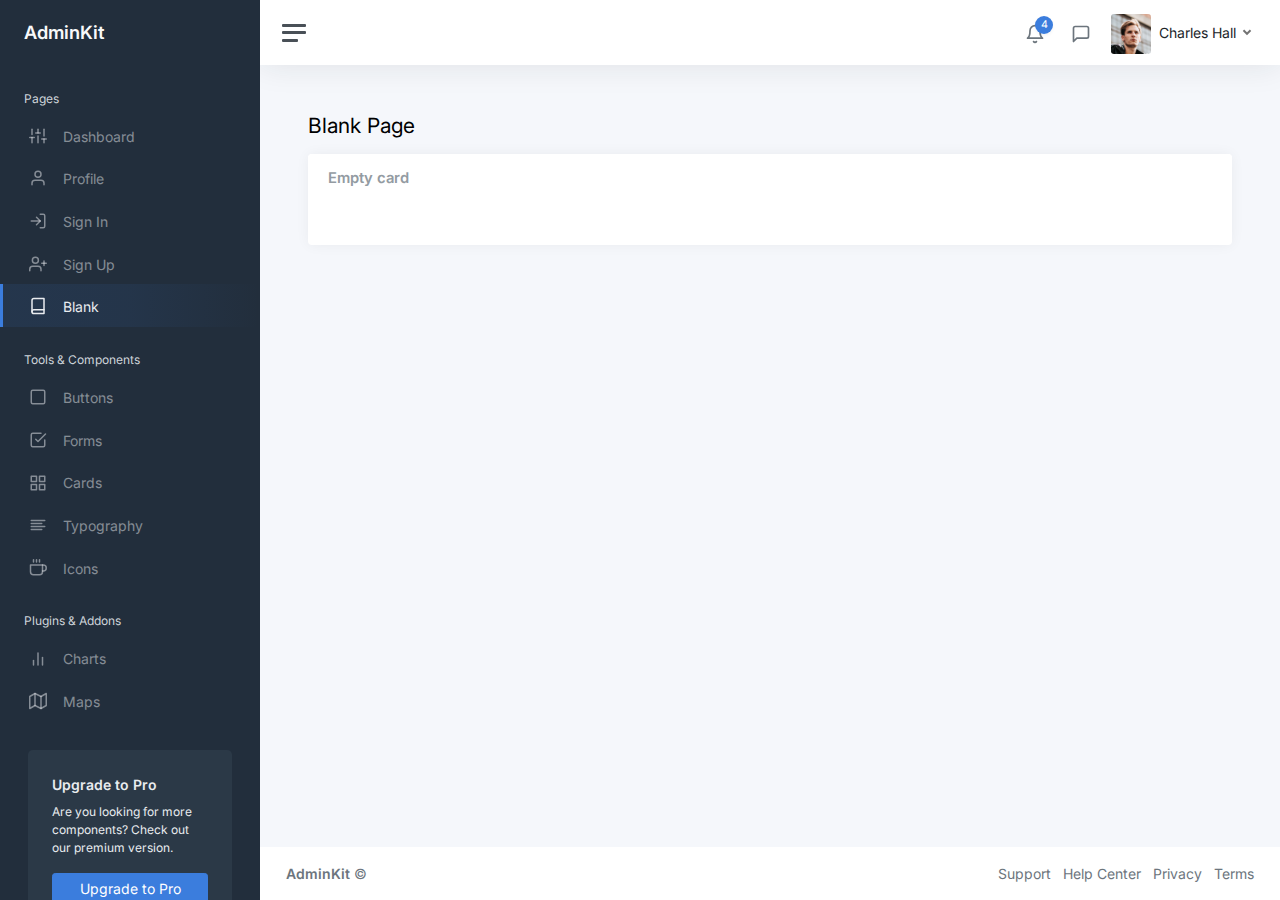
<file: static/pages-blank.html>
<!DOCTYPE html>
<html lang="en">

<head>
	<meta charset="utf-8">
	<meta http-equiv="X-UA-Compatible" content="IE=edge">
	<meta name="viewport" content="width=device-width, initial-scale=1, shrink-to-fit=no">
	<meta name="description" content="Responsive Admin &amp; Dashboard Template based on Bootstrap 5">
	<meta name="author" content="AdminKit">
	<meta name="keywords" content="adminkit, bootstrap, bootstrap 5, admin, dashboard, template, responsive, css, sass, html, theme, front-end, ui kit, web">

	<link rel="preconnect" href="https://fonts.gstatic.com">
	<link rel="shortcut icon" href="img/icons/icon-48x48.png" />

	<link rel="canonical" href="https://demo-basic.adminkit.io/pages-blank.html" />

	<title>Blank Page | AdminKit Demo</title>

	<link href="css/app.css" rel="stylesheet">
	<link href="https://fonts.googleapis.com/css2?family=Inter:wght@300;400;600&display=swap" rel="stylesheet">
</head>

<body>
	<div class="wrapper">
		<nav id="sidebar" class="sidebar js-sidebar">
			<div class="sidebar-content js-simplebar">
				<a class="sidebar-brand" href="index.html">
          <span class="align-middle">AdminKit</span>
        </a>

				<ul class="sidebar-nav">
					<li class="sidebar-header">
						Pages
					</li>

					<li class="sidebar-item">
						<a class="sidebar-link" href="index.html">
              <i class="align-middle" data-feather="sliders"></i> <span class="align-middle">Dashboard</span>
            </a>
					</li>

					<li class="sidebar-item">
						<a class="sidebar-link" href="pages-profile.html">
              <i class="align-middle" data-feather="user"></i> <span class="align-middle">Profile</span>
            </a>
					</li>

					<li class="sidebar-item">
						<a class="sidebar-link" href="pages-sign-in.html">
              <i class="align-middle" data-feather="log-in"></i> <span class="align-middle">Sign In</span>
            </a>
					</li>

					<li class="sidebar-item">
						<a class="sidebar-link" href="pages-sign-up.html">
              <i class="align-middle" data-feather="user-plus"></i> <span class="align-middle">Sign Up</span>
            </a>
					</li>

					<li class="sidebar-item active">
						<a class="sidebar-link" href="pages-blank.html">
              <i class="align-middle" data-feather="book"></i> <span class="align-middle">Blank</span>
            </a>
					</li>

					<li class="sidebar-header">
						Tools & Components
					</li>

					<li class="sidebar-item">
						<a class="sidebar-link" href="ui-buttons.html">
              <i class="align-middle" data-feather="square"></i> <span class="align-middle">Buttons</span>
            </a>
					</li>

					<li class="sidebar-item">
						<a class="sidebar-link" href="ui-forms.html">
              <i class="align-middle" data-feather="check-square"></i> <span class="align-middle">Forms</span>
            </a>
					</li>

					<li class="sidebar-item">
						<a class="sidebar-link" href="ui-cards.html">
              <i class="align-middle" data-feather="grid"></i> <span class="align-middle">Cards</span>
            </a>
					</li>

					<li class="sidebar-item">
						<a class="sidebar-link" href="ui-typography.html">
              <i class="align-middle" data-feather="align-left"></i> <span class="align-middle">Typography</span>
            </a>
					</li>

					<li class="sidebar-item">
						<a class="sidebar-link" href="icons-feather.html">
              <i class="align-middle" data-feather="coffee"></i> <span class="align-middle">Icons</span>
            </a>
					</li>

					<li class="sidebar-header">
						Plugins & Addons
					</li>

					<li class="sidebar-item">
						<a class="sidebar-link" href="charts-chartjs.html">
              <i class="align-middle" data-feather="bar-chart-2"></i> <span class="align-middle">Charts</span>
            </a>
					</li>

					<li class="sidebar-item">
						<a class="sidebar-link" href="maps-google.html">
              <i class="align-middle" data-feather="map"></i> <span class="align-middle">Maps</span>
            </a>
					</li>
				</ul>

				<div class="sidebar-cta">
					<div class="sidebar-cta-content">
						<strong class="d-inline-block mb-2">Upgrade to Pro</strong>
						<div class="mb-3 text-sm">
							Are you looking for more components? Check out our premium version.
						</div>
						<div class="d-grid">
							<a href="upgrade-to-pro.html" class="btn btn-primary">Upgrade to Pro</a>
						</div>
					</div>
				</div>
			</div>
		</nav>

		<div class="main">
			<nav class="navbar navbar-expand navbar-light navbar-bg">
				<a class="sidebar-toggle js-sidebar-toggle">
          <i class="hamburger align-self-center"></i>
        </a>

				<div class="navbar-collapse collapse">
					<ul class="navbar-nav navbar-align">
						<li class="nav-item dropdown">
							<a class="nav-icon dropdown-toggle" href="#" id="alertsDropdown" data-bs-toggle="dropdown">
								<div class="position-relative">
									<i class="align-middle" data-feather="bell"></i>
									<span class="indicator">4</span>
								</div>
							</a>
							<div class="dropdown-menu dropdown-menu-lg dropdown-menu-end py-0" aria-labelledby="alertsDropdown">
								<div class="dropdown-menu-header">
									4 New Notifications
								</div>
								<div class="list-group">
									<a href="#" class="list-group-item">
										<div class="row g-0 align-items-center">
											<div class="col-2">
												<i class="text-danger" data-feather="alert-circle"></i>
											</div>
											<div class="col-10">
												<div class="text-dark">Update completed</div>
												<div class="text-muted small mt-1">Restart server 12 to complete the update.</div>
												<div class="text-muted small mt-1">30m ago</div>
											</div>
										</div>
									</a>
									<a href="#" class="list-group-item">
										<div class="row g-0 align-items-center">
											<div class="col-2">
												<i class="text-warning" data-feather="bell"></i>
											</div>
											<div class="col-10">
												<div class="text-dark">Lorem ipsum</div>
												<div class="text-muted small mt-1">Aliquam ex eros, imperdiet vulputate hendrerit et.</div>
												<div class="text-muted small mt-1">2h ago</div>
											</div>
										</div>
									</a>
									<a href="#" class="list-group-item">
										<div class="row g-0 align-items-center">
											<div class="col-2">
												<i class="text-primary" data-feather="home"></i>
											</div>
											<div class="col-10">
												<div class="text-dark">Login from 192.186.1.8</div>
												<div class="text-muted small mt-1">5h ago</div>
											</div>
										</div>
									</a>
									<a href="#" class="list-group-item">
										<div class="row g-0 align-items-center">
											<div class="col-2">
												<i class="text-success" data-feather="user-plus"></i>
											</div>
											<div class="col-10">
												<div class="text-dark">New connection</div>
												<div class="text-muted small mt-1">Christina accepted your request.</div>
												<div class="text-muted small mt-1">14h ago</div>
											</div>
										</div>
									</a>
								</div>
								<div class="dropdown-menu-footer">
									<a href="#" class="text-muted">Show all notifications</a>
								</div>
							</div>
						</li>
						<li class="nav-item dropdown">
							<a class="nav-icon dropdown-toggle" href="#" id="messagesDropdown" data-bs-toggle="dropdown">
								<div class="position-relative">
									<i class="align-middle" data-feather="message-square"></i>
								</div>
							</a>
							<div class="dropdown-menu dropdown-menu-lg dropdown-menu-end py-0" aria-labelledby="messagesDropdown">
								<div class="dropdown-menu-header">
									<div class="position-relative">
										4 New Messages
									</div>
								</div>
								<div class="list-group">
									<a href="#" class="list-group-item">
										<div class="row g-0 align-items-center">
											<div class="col-2">
												<img src="img/avatars/avatar-5.jpg" class="avatar img-fluid rounded-circle" alt="Vanessa Tucker">
											</div>
											<div class="col-10 ps-2">
												<div class="text-dark">Vanessa Tucker</div>
												<div class="text-muted small mt-1">Nam pretium turpis et arcu. Duis arcu tortor.</div>
												<div class="text-muted small mt-1">15m ago</div>
											</div>
										</div>
									</a>
									<a href="#" class="list-group-item">
										<div class="row g-0 align-items-center">
											<div class="col-2">
												<img src="img/avatars/avatar-2.jpg" class="avatar img-fluid rounded-circle" alt="William Harris">
											</div>
											<div class="col-10 ps-2">
												<div class="text-dark">William Harris</div>
												<div class="text-muted small mt-1">Curabitur ligula sapien euismod vitae.</div>
												<div class="text-muted small mt-1">2h ago</div>
											</div>
										</div>
									</a>
									<a href="#" class="list-group-item">
										<div class="row g-0 align-items-center">
											<div class="col-2">
												<img src="img/avatars/avatar-4.jpg" class="avatar img-fluid rounded-circle" alt="Christina Mason">
											</div>
											<div class="col-10 ps-2">
												<div class="text-dark">Christina Mason</div>
												<div class="text-muted small mt-1">Pellentesque auctor neque nec urna.</div>
												<div class="text-muted small mt-1">4h ago</div>
											</div>
										</div>
									</a>
									<a href="#" class="list-group-item">
										<div class="row g-0 align-items-center">
											<div class="col-2">
												<img src="img/avatars/avatar-3.jpg" class="avatar img-fluid rounded-circle" alt="Sharon Lessman">
											</div>
											<div class="col-10 ps-2">
												<div class="text-dark">Sharon Lessman</div>
												<div class="text-muted small mt-1">Aenean tellus metus, bibendum sed, posuere ac, mattis non.</div>
												<div class="text-muted small mt-1">5h ago</div>
											</div>
										</div>
									</a>
								</div>
								<div class="dropdown-menu-footer">
									<a href="#" class="text-muted">Show all messages</a>
								</div>
							</div>
						</li>
						<li class="nav-item dropdown">
							<a class="nav-icon dropdown-toggle d-inline-block d-sm-none" href="#" data-bs-toggle="dropdown">
                <i class="align-middle" data-feather="settings"></i>
              </a>

							<a class="nav-link dropdown-toggle d-none d-sm-inline-block" href="#" data-bs-toggle="dropdown">
                <img src="img/avatars/avatar.jpg" class="avatar img-fluid rounded me-1" alt="Charles Hall" /> <span class="text-dark">Charles Hall</span>
              </a>
							<div class="dropdown-menu dropdown-menu-end">
								<a class="dropdown-item" href="pages-profile.html"><i class="align-middle me-1" data-feather="user"></i> Profile</a>
								<a class="dropdown-item" href="#"><i class="align-middle me-1" data-feather="pie-chart"></i> Analytics</a>
								<div class="dropdown-divider"></div>
								<a class="dropdown-item" href="index.html"><i class="align-middle me-1" data-feather="settings"></i> Settings & Privacy</a>
								<a class="dropdown-item" href="#"><i class="align-middle me-1" data-feather="help-circle"></i> Help Center</a>
								<div class="dropdown-divider"></div>
								<a class="dropdown-item" href="#">Log out</a>
							</div>
						</li>
					</ul>
				</div>
			</nav>

			<main class="content">
				<div class="container-fluid p-0">

					<h1 class="h3 mb-3">Blank Page</h1>

					<div class="row">
						<div class="col-12">
							<div class="card">
								<div class="card-header">
									<h5 class="card-title mb-0">Empty card</h5>
								</div>
								<div class="card-body">
								</div>
							</div>
						</div>
					</div>

				</div>
			</main>

			<footer class="footer">
				<div class="container-fluid">
					<div class="row text-muted">
						<div class="col-6 text-start">
							<p class="mb-0">
								<a class="text-muted" href="https://adminkit.io/" target="_blank"><strong>AdminKit</strong></a> &copy;
							</p>
						</div>
						<div class="col-6 text-end">
							<ul class="list-inline">
								<li class="list-inline-item">
									<a class="text-muted" href="https://adminkit.io/" target="_blank">Support</a>
								</li>
								<li class="list-inline-item">
									<a class="text-muted" href="https://adminkit.io/" target="_blank">Help Center</a>
								</li>
								<li class="list-inline-item">
									<a class="text-muted" href="https://adminkit.io/" target="_blank">Privacy</a>
								</li>
								<li class="list-inline-item">
									<a class="text-muted" href="https://adminkit.io/" target="_blank">Terms</a>
								</li>
							</ul>
						</div>
					</div>
				</div>
			</footer>
		</div>
	</div>

	<script src="js/app.js"></script>

</body>

</html>
</file>
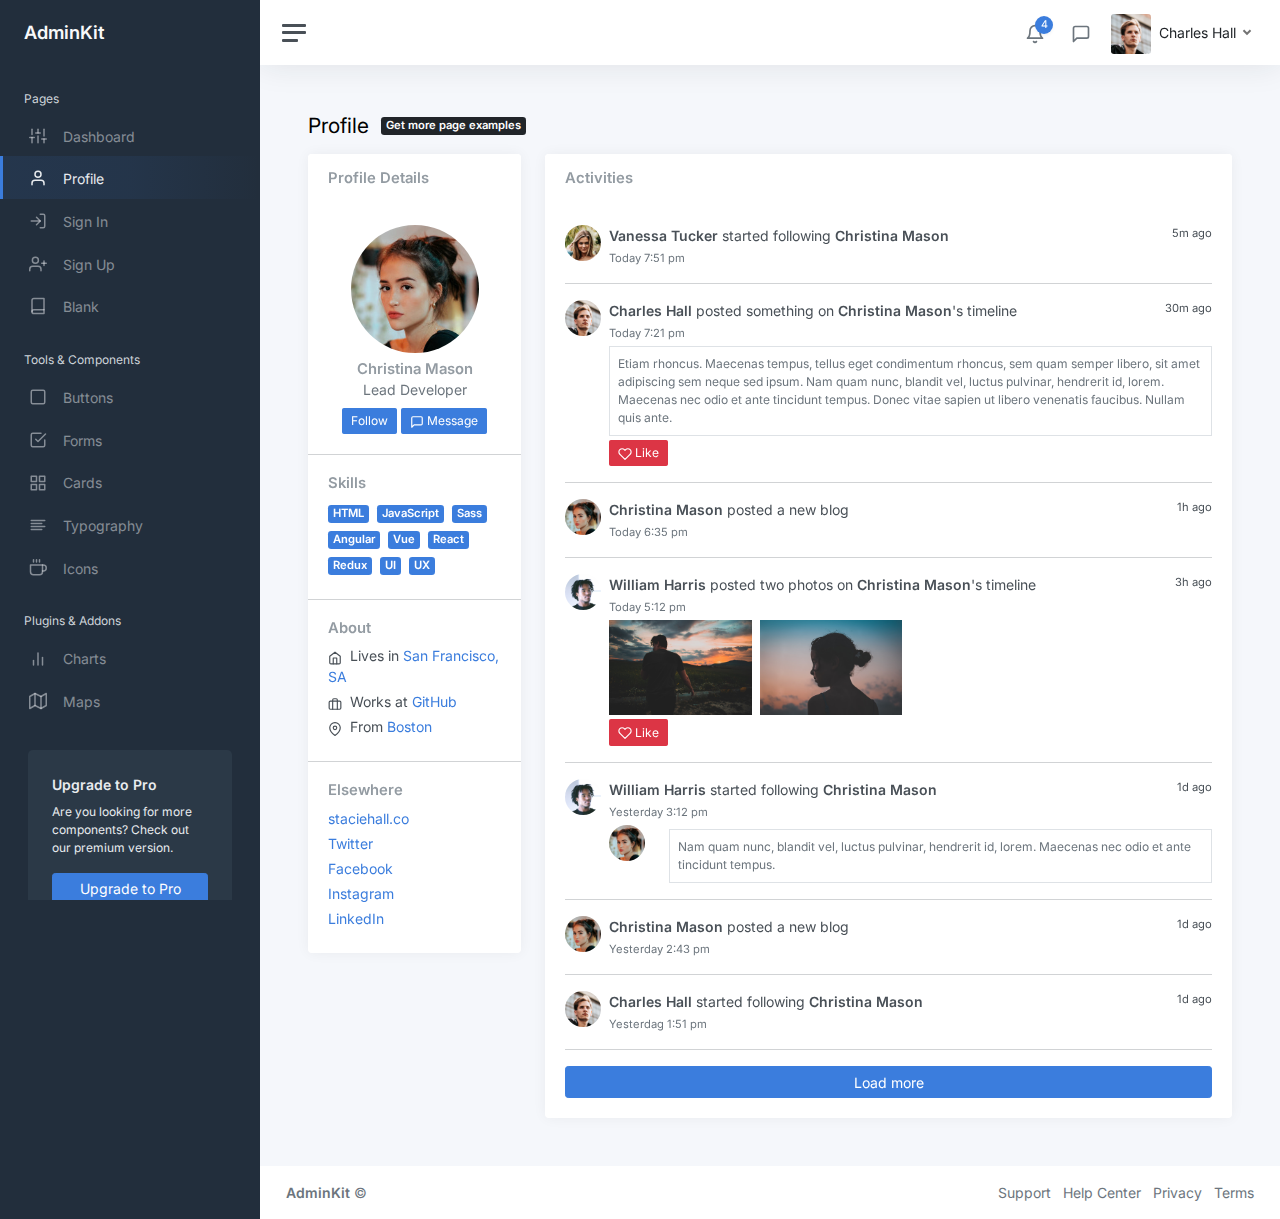
<file: static/pages-profile.html>
<!DOCTYPE html>
<html lang="en">

<head>
	<meta charset="utf-8">
	<meta http-equiv="X-UA-Compatible" content="IE=edge">
	<meta name="viewport" content="width=device-width, initial-scale=1, shrink-to-fit=no">
	<meta name="description" content="Responsive Admin &amp; Dashboard Template based on Bootstrap 5">
	<meta name="author" content="AdminKit">
	<meta name="keywords" content="adminkit, bootstrap, bootstrap 5, admin, dashboard, template, responsive, css, sass, html, theme, front-end, ui kit, web">

	<link rel="preconnect" href="https://fonts.gstatic.com">
	<link rel="shortcut icon" href="img/icons/icon-48x48.png" />

	<link rel="canonical" href="https://demo-basic.adminkit.io/pages-profile.html" />

	<title>Profile | AdminKit Demo</title>

	<link href="css/app.css" rel="stylesheet">
	<link href="https://fonts.googleapis.com/css2?family=Inter:wght@300;400;600&display=swap" rel="stylesheet">
</head>

<body>
	<div class="wrapper">
		<nav id="sidebar" class="sidebar js-sidebar">
			<div class="sidebar-content js-simplebar">
				<a class="sidebar-brand" href="index.html">
          <span class="align-middle">AdminKit</span>
        </a>

				<ul class="sidebar-nav">
					<li class="sidebar-header">
						Pages
					</li>

					<li class="sidebar-item">
						<a class="sidebar-link" href="index.html">
              <i class="align-middle" data-feather="sliders"></i> <span class="align-middle">Dashboard</span>
            </a>
					</li>

					<li class="sidebar-item active">
						<a class="sidebar-link" href="pages-profile.html">
              <i class="align-middle" data-feather="user"></i> <span class="align-middle">Profile</span>
            </a>
					</li>

					<li class="sidebar-item">
						<a class="sidebar-link" href="pages-sign-in.html">
              <i class="align-middle" data-feather="log-in"></i> <span class="align-middle">Sign In</span>
            </a>
					</li>

					<li class="sidebar-item">
						<a class="sidebar-link" href="pages-sign-up.html">
              <i class="align-middle" data-feather="user-plus"></i> <span class="align-middle">Sign Up</span>
            </a>
					</li>

					<li class="sidebar-item">
						<a class="sidebar-link" href="pages-blank.html">
              <i class="align-middle" data-feather="book"></i> <span class="align-middle">Blank</span>
            </a>
					</li>

					<li class="sidebar-header">
						Tools & Components
					</li>

					<li class="sidebar-item">
						<a class="sidebar-link" href="ui-buttons.html">
              <i class="align-middle" data-feather="square"></i> <span class="align-middle">Buttons</span>
            </a>
					</li>

					<li class="sidebar-item">
						<a class="sidebar-link" href="ui-forms.html">
              <i class="align-middle" data-feather="check-square"></i> <span class="align-middle">Forms</span>
            </a>
					</li>

					<li class="sidebar-item">
						<a class="sidebar-link" href="ui-cards.html">
              <i class="align-middle" data-feather="grid"></i> <span class="align-middle">Cards</span>
            </a>
					</li>

					<li class="sidebar-item">
						<a class="sidebar-link" href="ui-typography.html">
              <i class="align-middle" data-feather="align-left"></i> <span class="align-middle">Typography</span>
            </a>
					</li>

					<li class="sidebar-item">
						<a class="sidebar-link" href="icons-feather.html">
              <i class="align-middle" data-feather="coffee"></i> <span class="align-middle">Icons</span>
            </a>
					</li>

					<li class="sidebar-header">
						Plugins & Addons
					</li>

					<li class="sidebar-item">
						<a class="sidebar-link" href="charts-chartjs.html">
              <i class="align-middle" data-feather="bar-chart-2"></i> <span class="align-middle">Charts</span>
            </a>
					</li>

					<li class="sidebar-item">
						<a class="sidebar-link" href="maps-google.html">
              <i class="align-middle" data-feather="map"></i> <span class="align-middle">Maps</span>
            </a>
					</li>
				</ul>

				<div class="sidebar-cta">
					<div class="sidebar-cta-content">
						<strong class="d-inline-block mb-2">Upgrade to Pro</strong>
						<div class="mb-3 text-sm">
							Are you looking for more components? Check out our premium version.
						</div>
						<div class="d-grid">
							<a href="upgrade-to-pro.html" class="btn btn-primary">Upgrade to Pro</a>
						</div>
					</div>
				</div>
			</div>
		</nav>

		<div class="main">
			<nav class="navbar navbar-expand navbar-light navbar-bg">
				<a class="sidebar-toggle js-sidebar-toggle">
          <i class="hamburger align-self-center"></i>
        </a>

				<div class="navbar-collapse collapse">
					<ul class="navbar-nav navbar-align">
						<li class="nav-item dropdown">
							<a class="nav-icon dropdown-toggle" href="#" id="alertsDropdown" data-bs-toggle="dropdown">
								<div class="position-relative">
									<i class="align-middle" data-feather="bell"></i>
									<span class="indicator">4</span>
								</div>
							</a>
							<div class="dropdown-menu dropdown-menu-lg dropdown-menu-end py-0" aria-labelledby="alertsDropdown">
								<div class="dropdown-menu-header">
									4 New Notifications
								</div>
								<div class="list-group">
									<a href="#" class="list-group-item">
										<div class="row g-0 align-items-center">
											<div class="col-2">
												<i class="text-danger" data-feather="alert-circle"></i>
											</div>
											<div class="col-10">
												<div class="text-dark">Update completed</div>
												<div class="text-muted small mt-1">Restart server 12 to complete the update.</div>
												<div class="text-muted small mt-1">30m ago</div>
											</div>
										</div>
									</a>
									<a href="#" class="list-group-item">
										<div class="row g-0 align-items-center">
											<div class="col-2">
												<i class="text-warning" data-feather="bell"></i>
											</div>
											<div class="col-10">
												<div class="text-dark">Lorem ipsum</div>
												<div class="text-muted small mt-1">Aliquam ex eros, imperdiet vulputate hendrerit et.</div>
												<div class="text-muted small mt-1">2h ago</div>
											</div>
										</div>
									</a>
									<a href="#" class="list-group-item">
										<div class="row g-0 align-items-center">
											<div class="col-2">
												<i class="text-primary" data-feather="home"></i>
											</div>
											<div class="col-10">
												<div class="text-dark">Login from 192.186.1.8</div>
												<div class="text-muted small mt-1">5h ago</div>
											</div>
										</div>
									</a>
									<a href="#" class="list-group-item">
										<div class="row g-0 align-items-center">
											<div class="col-2">
												<i class="text-success" data-feather="user-plus"></i>
											</div>
											<div class="col-10">
												<div class="text-dark">New connection</div>
												<div class="text-muted small mt-1">Christina accepted your request.</div>
												<div class="text-muted small mt-1">14h ago</div>
											</div>
										</div>
									</a>
								</div>
								<div class="dropdown-menu-footer">
									<a href="#" class="text-muted">Show all notifications</a>
								</div>
							</div>
						</li>
						<li class="nav-item dropdown">
							<a class="nav-icon dropdown-toggle" href="#" id="messagesDropdown" data-bs-toggle="dropdown">
								<div class="position-relative">
									<i class="align-middle" data-feather="message-square"></i>
								</div>
							</a>
							<div class="dropdown-menu dropdown-menu-lg dropdown-menu-end py-0" aria-labelledby="messagesDropdown">
								<div class="dropdown-menu-header">
									<div class="position-relative">
										4 New Messages
									</div>
								</div>
								<div class="list-group">
									<a href="#" class="list-group-item">
										<div class="row g-0 align-items-center">
											<div class="col-2">
												<img src="img/avatars/avatar-5.jpg" class="avatar img-fluid rounded-circle" alt="Vanessa Tucker">
											</div>
											<div class="col-10 ps-2">
												<div class="text-dark">Vanessa Tucker</div>
												<div class="text-muted small mt-1">Nam pretium turpis et arcu. Duis arcu tortor.</div>
												<div class="text-muted small mt-1">15m ago</div>
											</div>
										</div>
									</a>
									<a href="#" class="list-group-item">
										<div class="row g-0 align-items-center">
											<div class="col-2">
												<img src="img/avatars/avatar-2.jpg" class="avatar img-fluid rounded-circle" alt="William Harris">
											</div>
											<div class="col-10 ps-2">
												<div class="text-dark">William Harris</div>
												<div class="text-muted small mt-1">Curabitur ligula sapien euismod vitae.</div>
												<div class="text-muted small mt-1">2h ago</div>
											</div>
										</div>
									</a>
									<a href="#" class="list-group-item">
										<div class="row g-0 align-items-center">
											<div class="col-2">
												<img src="img/avatars/avatar-4.jpg" class="avatar img-fluid rounded-circle" alt="Christina Mason">
											</div>
											<div class="col-10 ps-2">
												<div class="text-dark">Christina Mason</div>
												<div class="text-muted small mt-1">Pellentesque auctor neque nec urna.</div>
												<div class="text-muted small mt-1">4h ago</div>
											</div>
										</div>
									</a>
									<a href="#" class="list-group-item">
										<div class="row g-0 align-items-center">
											<div class="col-2">
												<img src="img/avatars/avatar-3.jpg" class="avatar img-fluid rounded-circle" alt="Sharon Lessman">
											</div>
											<div class="col-10 ps-2">
												<div class="text-dark">Sharon Lessman</div>
												<div class="text-muted small mt-1">Aenean tellus metus, bibendum sed, posuere ac, mattis non.</div>
												<div class="text-muted small mt-1">5h ago</div>
											</div>
										</div>
									</a>
								</div>
								<div class="dropdown-menu-footer">
									<a href="#" class="text-muted">Show all messages</a>
								</div>
							</div>
						</li>
						<li class="nav-item dropdown">
							<a class="nav-icon dropdown-toggle d-inline-block d-sm-none" href="#" data-bs-toggle="dropdown">
                <i class="align-middle" data-feather="settings"></i>
              </a>

							<a class="nav-link dropdown-toggle d-none d-sm-inline-block" href="#" data-bs-toggle="dropdown">
                <img src="img/avatars/avatar.jpg" class="avatar img-fluid rounded me-1" alt="Charles Hall" /> <span class="text-dark">Charles Hall</span>
              </a>
							<div class="dropdown-menu dropdown-menu-end">
								<a class="dropdown-item" href="pages-profile.html"><i class="align-middle me-1" data-feather="user"></i> Profile</a>
								<a class="dropdown-item" href="#"><i class="align-middle me-1" data-feather="pie-chart"></i> Analytics</a>
								<div class="dropdown-divider"></div>
								<a class="dropdown-item" href="index.html"><i class="align-middle me-1" data-feather="settings"></i> Settings & Privacy</a>
								<a class="dropdown-item" href="#"><i class="align-middle me-1" data-feather="help-circle"></i> Help Center</a>
								<div class="dropdown-divider"></div>
								<a class="dropdown-item" href="#">Log out</a>
							</div>
						</li>
					</ul>
				</div>
			</nav>

			<main class="content">
				<div class="container-fluid p-0">

					<div class="mb-3">
						<h1 class="h3 d-inline align-middle">Profile</h1>
						<a class="badge bg-dark text-white ms-2" href="upgrade-to-pro.html">
      Get more page examples
  </a>
					</div>
					<div class="row">
						<div class="col-md-4 col-xl-3">
							<div class="card mb-3">
								<div class="card-header">
									<h5 class="card-title mb-0">Profile Details</h5>
								</div>
								<div class="card-body text-center">
									<img src="img/avatars/avatar-4.jpg" alt="Christina Mason" class="img-fluid rounded-circle mb-2" width="128" height="128" />
									<h5 class="card-title mb-0">Christina Mason</h5>
									<div class="text-muted mb-2">Lead Developer</div>

									<div>
										<a class="btn btn-primary btn-sm" href="#">Follow</a>
										<a class="btn btn-primary btn-sm" href="#"><span data-feather="message-square"></span> Message</a>
									</div>
								</div>
								<hr class="my-0" />
								<div class="card-body">
									<h5 class="h6 card-title">Skills</h5>
									<a href="#" class="badge bg-primary me-1 my-1">HTML</a>
									<a href="#" class="badge bg-primary me-1 my-1">JavaScript</a>
									<a href="#" class="badge bg-primary me-1 my-1">Sass</a>
									<a href="#" class="badge bg-primary me-1 my-1">Angular</a>
									<a href="#" class="badge bg-primary me-1 my-1">Vue</a>
									<a href="#" class="badge bg-primary me-1 my-1">React</a>
									<a href="#" class="badge bg-primary me-1 my-1">Redux</a>
									<a href="#" class="badge bg-primary me-1 my-1">UI</a>
									<a href="#" class="badge bg-primary me-1 my-1">UX</a>
								</div>
								<hr class="my-0" />
								<div class="card-body">
									<h5 class="h6 card-title">About</h5>
									<ul class="list-unstyled mb-0">
										<li class="mb-1"><span data-feather="home" class="feather-sm me-1"></span> Lives in <a href="#">San Francisco, SA</a></li>

										<li class="mb-1"><span data-feather="briefcase" class="feather-sm me-1"></span> Works at <a href="#">GitHub</a></li>
										<li class="mb-1"><span data-feather="map-pin" class="feather-sm me-1"></span> From <a href="#">Boston</a></li>
									</ul>
								</div>
								<hr class="my-0" />
								<div class="card-body">
									<h5 class="h6 card-title">Elsewhere</h5>
									<ul class="list-unstyled mb-0">
										<li class="mb-1"><a href="#">staciehall.co</a></li>
										<li class="mb-1"><a href="#">Twitter</a></li>
										<li class="mb-1"><a href="#">Facebook</a></li>
										<li class="mb-1"><a href="#">Instagram</a></li>
										<li class="mb-1"><a href="#">LinkedIn</a></li>
									</ul>
								</div>
							</div>
						</div>

						<div class="col-md-8 col-xl-9">
							<div class="card">
								<div class="card-header">

									<h5 class="card-title mb-0">Activities</h5>
								</div>
								<div class="card-body h-100">

									<div class="d-flex align-items-start">
										<img src="img/avatars/avatar-5.jpg" width="36" height="36" class="rounded-circle me-2" alt="Vanessa Tucker">
										<div class="flex-grow-1">
											<small class="float-end text-navy">5m ago</small>
											<strong>Vanessa Tucker</strong> started following <strong>Christina Mason</strong><br />
											<small class="text-muted">Today 7:51 pm</small><br />

										</div>
									</div>

									<hr />
									<div class="d-flex align-items-start">
										<img src="img/avatars/avatar.jpg" width="36" height="36" class="rounded-circle me-2" alt="Charles Hall">
										<div class="flex-grow-1">
											<small class="float-end text-navy">30m ago</small>
											<strong>Charles Hall</strong> posted something on <strong>Christina Mason</strong>'s timeline<br />
											<small class="text-muted">Today 7:21 pm</small>

											<div class="border text-sm text-muted p-2 mt-1">
												Etiam rhoncus. Maecenas tempus, tellus eget condimentum rhoncus, sem quam semper libero, sit amet adipiscing sem neque sed ipsum. Nam quam nunc, blandit vel, luctus
												pulvinar, hendrerit id, lorem. Maecenas nec odio et ante tincidunt tempus. Donec vitae sapien ut libero venenatis faucibus. Nullam quis ante.
											</div>

											<a href="#" class="btn btn-sm btn-danger mt-1"><i class="feather-sm" data-feather="heart"></i> Like</a>
										</div>
									</div>

									<hr />
									<div class="d-flex align-items-start">
										<img src="img/avatars/avatar-4.jpg" width="36" height="36" class="rounded-circle me-2" alt="Christina Mason">
										<div class="flex-grow-1">
											<small class="float-end text-navy">1h ago</small>
											<strong>Christina Mason</strong> posted a new blog<br />

											<small class="text-muted">Today 6:35 pm</small>
										</div>
									</div>

									<hr />
									<div class="d-flex align-items-start">
										<img src="img/avatars/avatar-2.jpg" width="36" height="36" class="rounded-circle me-2" alt="William Harris">
										<div class="flex-grow-1">
											<small class="float-end text-navy">3h ago</small>
											<strong>William Harris</strong> posted two photos on <strong>Christina Mason</strong>'s timeline<br />
											<small class="text-muted">Today 5:12 pm</small>

											<div class="row g-0 mt-1">
												<div class="col-6 col-md-4 col-lg-4 col-xl-3">
													<img src="img/photos/unsplash-1.jpg" class="img-fluid pe-2" alt="Unsplash">
												</div>
												<div class="col-6 col-md-4 col-lg-4 col-xl-3">
													<img src="img/photos/unsplash-2.jpg" class="img-fluid pe-2" alt="Unsplash">
												</div>
											</div>

											<a href="#" class="btn btn-sm btn-danger mt-1"><i class="feather-sm" data-feather="heart"></i> Like</a>
										</div>
									</div>

									<hr />
									<div class="d-flex align-items-start">
										<img src="img/avatars/avatar-2.jpg" width="36" height="36" class="rounded-circle me-2" alt="William Harris">
										<div class="flex-grow-1">
											<small class="float-end text-navy">1d ago</small>
											<strong>William Harris</strong> started following <strong>Christina Mason</strong><br />
											<small class="text-muted">Yesterday 3:12 pm</small>

											<div class="d-flex align-items-start mt-1">
												<a class="pe-3" href="#">
                <img src="img/avatars/avatar-4.jpg" width="36" height="36" class="rounded-circle me-2" alt="Christina Mason">
              </a>
												<div class="flex-grow-1">
													<div class="border text-sm text-muted p-2 mt-1">
														Nam quam nunc, blandit vel, luctus pulvinar, hendrerit id, lorem. Maecenas nec odio et ante tincidunt tempus.
													</div>
												</div>
											</div>
										</div>
									</div>

									<hr />
									<div class="d-flex align-items-start">
										<img src="img/avatars/avatar-4.jpg" width="36" height="36" class="rounded-circle me-2" alt="Christina Mason">
										<div class="flex-grow-1">
											<small class="float-end text-navy">1d ago</small>
											<strong>Christina Mason</strong> posted a new blog<br />
											<small class="text-muted">Yesterday 2:43 pm</small>
										</div>
									</div>

									<hr />
									<div class="d-flex align-items-start">
										<img src="img/avatars/avatar.jpg" width="36" height="36" class="rounded-circle me-2" alt="Charles Hall">
										<div class="flex-grow-1">
											<small class="float-end text-navy">1d ago</small>
											<strong>Charles Hall</strong> started following <strong>Christina Mason</strong><br />
											<small class="text-muted">Yesterdag 1:51 pm</small>
										</div>
									</div>

									<hr />
									<div class="d-grid">
										<a href="#" class="btn btn-primary">Load more</a>
									</div>
								</div>
							</div>
						</div>
					</div>

				</div>
			</main>

			<footer class="footer">
				<div class="container-fluid">
					<div class="row text-muted">
						<div class="col-6 text-start">
							<p class="mb-0">
								<a class="text-muted" href="https://adminkit.io/" target="_blank"><strong>AdminKit</strong></a> &copy;
							</p>
						</div>
						<div class="col-6 text-end">
							<ul class="list-inline">
								<li class="list-inline-item">
									<a class="text-muted" href="https://adminkit.io/" target="_blank">Support</a>
								</li>
								<li class="list-inline-item">
									<a class="text-muted" href="https://adminkit.io/" target="_blank">Help Center</a>
								</li>
								<li class="list-inline-item">
									<a class="text-muted" href="https://adminkit.io/" target="_blank">Privacy</a>
								</li>
								<li class="list-inline-item">
									<a class="text-muted" href="https://adminkit.io/" target="_blank">Terms</a>
								</li>
							</ul>
						</div>
					</div>
				</div>
			</footer>
		</div>
	</div>

	<script src="js/app.js"></script>

</body>

</html>
</file>
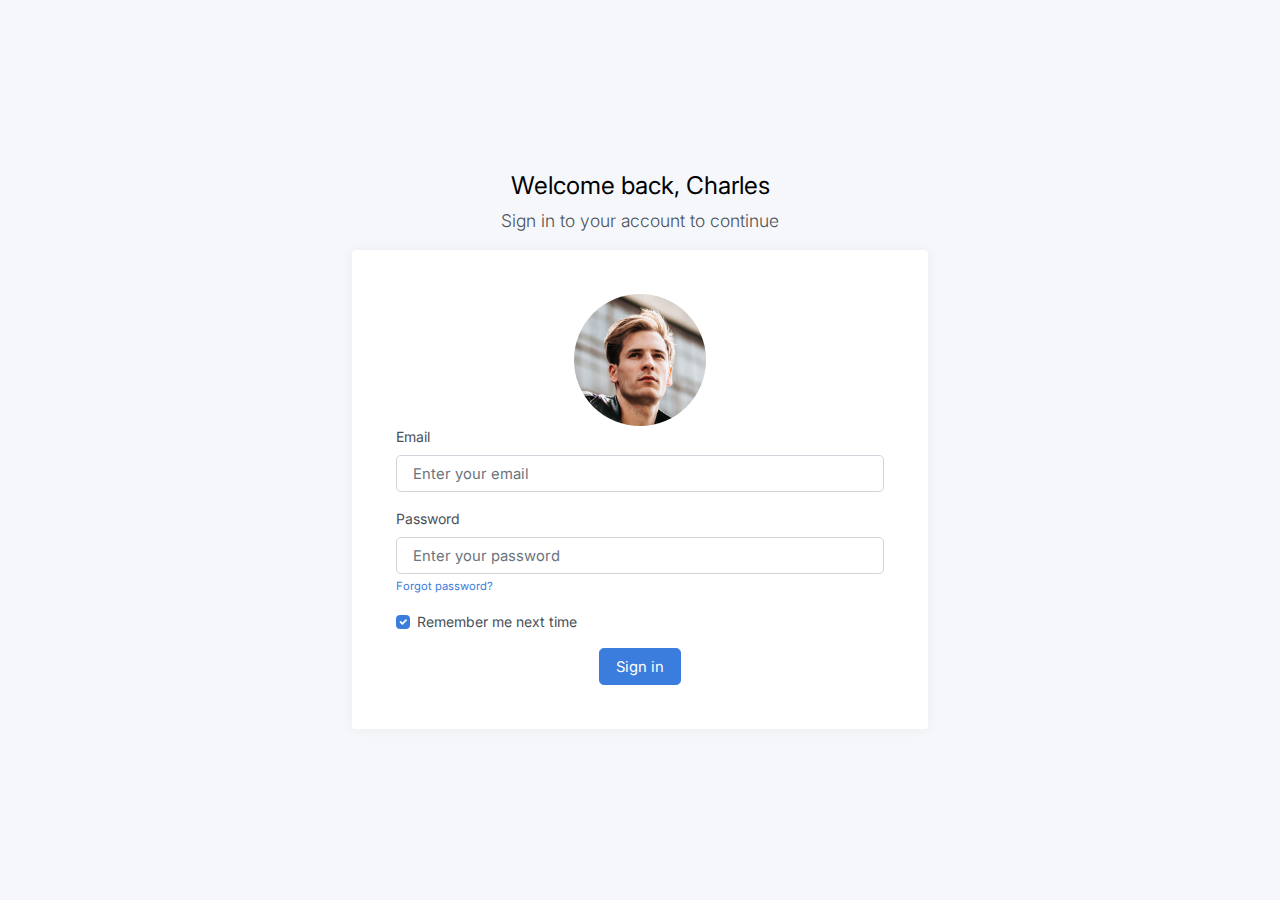
<file: static/pages-sign-in.html>
<!DOCTYPE html>
<html lang="en">

<head>
	<meta charset="utf-8">
	<meta http-equiv="X-UA-Compatible" content="IE=edge">
	<meta name="viewport" content="width=device-width, initial-scale=1, shrink-to-fit=no">
	<meta name="description" content="Responsive Admin &amp; Dashboard Template based on Bootstrap 5">
	<meta name="author" content="AdminKit">
	<meta name="keywords" content="adminkit, bootstrap, bootstrap 5, admin, dashboard, template, responsive, css, sass, html, theme, front-end, ui kit, web">

	<link rel="preconnect" href="https://fonts.gstatic.com">
	<link rel="shortcut icon" href="img/icons/icon-48x48.png" />

	<link rel="canonical" href="https://demo-basic.adminkit.io/pages-sign-in.html" />

	<title>Sign In | AdminKit Demo</title>

	<link href="css/app.css" rel="stylesheet">
	<link href="https://fonts.googleapis.com/css2?family=Inter:wght@300;400;600&display=swap" rel="stylesheet">
</head>

<body>
	<main class="d-flex w-100">
		<div class="container d-flex flex-column">
			<div class="row vh-100">
				<div class="col-sm-10 col-md-8 col-lg-6 mx-auto d-table h-100">
					<div class="d-table-cell align-middle">

						<div class="text-center mt-4">
							<h1 class="h2">Welcome back, Charles</h1>
							<p class="lead">
								Sign in to your account to continue
							</p>
						</div>

						<div class="card">
							<div class="card-body">
								<div class="m-sm-4">
									<div class="text-center">
										<img src="img/avatars/avatar.jpg" alt="Charles Hall" class="img-fluid rounded-circle" width="132" height="132" />
									</div>
									<form>
										<div class="mb-3">
											<label class="form-label">Email</label>
											<input class="form-control form-control-lg" type="email" name="email" placeholder="Enter your email" />
										</div>
										<div class="mb-3">
											<label class="form-label">Password</label>
											<input class="form-control form-control-lg" type="password" name="password" placeholder="Enter your password" />
											<small>
            <a href="index.html">Forgot password?</a>
          </small>
										</div>
										<div>
											<label class="form-check">
            <input class="form-check-input" type="checkbox" value="remember-me" name="remember-me" checked>
            <span class="form-check-label">
              Remember me next time
            </span>
          </label>
										</div>
										<div class="text-center mt-3">
											<a href="index.html" class="btn btn-lg btn-primary">Sign in</a>
											<!-- <button type="submit" class="btn btn-lg btn-primary">Sign in</button> -->
										</div>
									</form>
								</div>
							</div>
						</div>

					</div>
				</div>
			</div>
		</div>
	</main>

	<script src="js/app.js"></script>

</body>

</html>
</file>
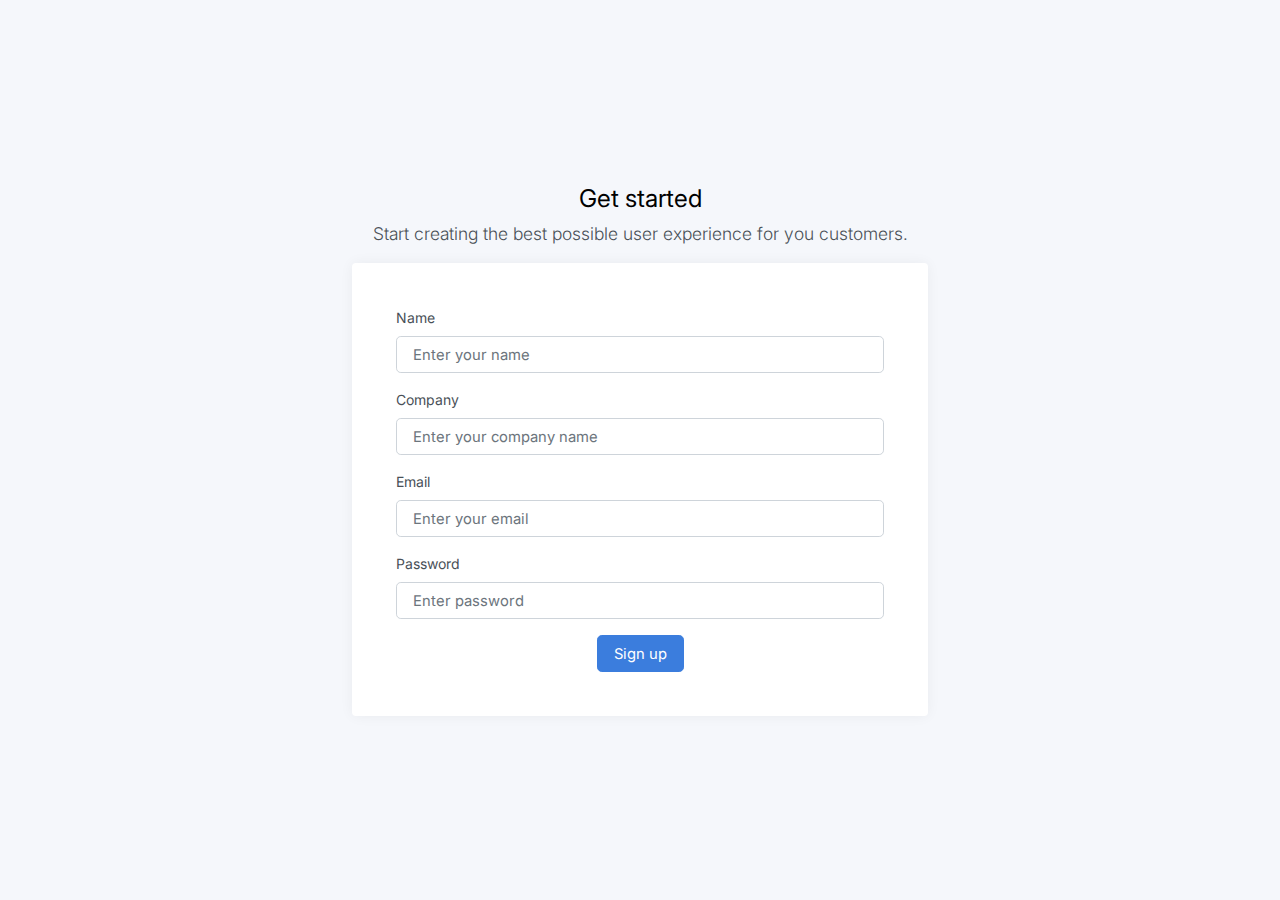
<file: static/pages-sign-up.html>
<!DOCTYPE html>
<html lang="en">

<head>
	<meta charset="utf-8">
	<meta http-equiv="X-UA-Compatible" content="IE=edge">
	<meta name="viewport" content="width=device-width, initial-scale=1, shrink-to-fit=no">
	<meta name="description" content="Responsive Admin &amp; Dashboard Template based on Bootstrap 5">
	<meta name="author" content="AdminKit">
	<meta name="keywords" content="adminkit, bootstrap, bootstrap 5, admin, dashboard, template, responsive, css, sass, html, theme, front-end, ui kit, web">

	<link rel="preconnect" href="https://fonts.gstatic.com">
	<link rel="shortcut icon" href="img/icons/icon-48x48.png" />

	<link rel="canonical" href="https://demo-basic.adminkit.io/pages-sign-up.html" />

	<title>Sign Up | AdminKit Demo</title>

	<link href="css/app.css" rel="stylesheet">
	<link href="https://fonts.googleapis.com/css2?family=Inter:wght@300;400;600&display=swap" rel="stylesheet">
</head>

<body>
	<main class="d-flex w-100">
		<div class="container d-flex flex-column">
			<div class="row vh-100">
				<div class="col-sm-10 col-md-8 col-lg-6 mx-auto d-table h-100">
					<div class="d-table-cell align-middle">

						<div class="text-center mt-4">
							<h1 class="h2">Get started</h1>
							<p class="lead">
								Start creating the best possible user experience for you customers.
							</p>
						</div>

						<div class="card">
							<div class="card-body">
								<div class="m-sm-4">
									<form>
										<div class="mb-3">
											<label class="form-label">Name</label>
											<input class="form-control form-control-lg" type="text" name="name" placeholder="Enter your name" />
										</div>
										<div class="mb-3">
											<label class="form-label">Company</label>
											<input class="form-control form-control-lg" type="text" name="company" placeholder="Enter your company name" />
										</div>
										<div class="mb-3">
											<label class="form-label">Email</label>
											<input class="form-control form-control-lg" type="email" name="email" placeholder="Enter your email" />
										</div>
										<div class="mb-3">
											<label class="form-label">Password</label>
											<input class="form-control form-control-lg" type="password" name="password" placeholder="Enter password" />
										</div>
										<div class="text-center mt-3">
											<a href="index.html" class="btn btn-lg btn-primary">Sign up</a>
											<!-- <button type="submit" class="btn btn-lg btn-primary">Sign up</button> -->
										</div>
									</form>
								</div>
							</div>
						</div>

					</div>
				</div>
			</div>
		</div>
	</main>

	<script src="js/app.js"></script>

</body>

</html>
</file>
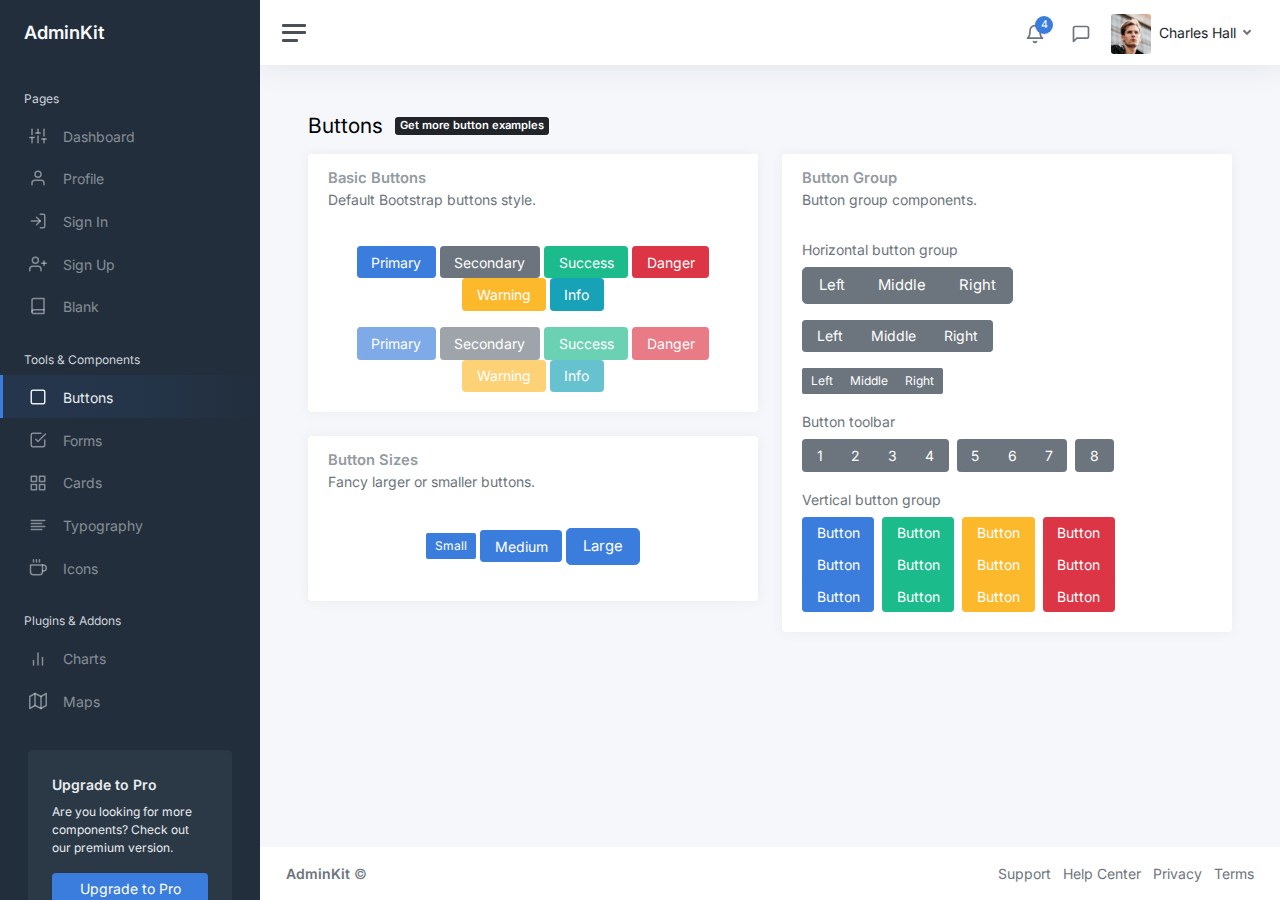
<file: static/ui-buttons.html>
<!DOCTYPE html>
<html lang="en">

<head>
	<meta charset="utf-8">
	<meta http-equiv="X-UA-Compatible" content="IE=edge">
	<meta name="viewport" content="width=device-width, initial-scale=1, shrink-to-fit=no">
	<meta name="description" content="Responsive Admin &amp; Dashboard Template based on Bootstrap 5">
	<meta name="author" content="AdminKit">
	<meta name="keywords" content="adminkit, bootstrap, bootstrap 5, admin, dashboard, template, responsive, css, sass, html, theme, front-end, ui kit, web">

	<link rel="preconnect" href="https://fonts.gstatic.com">
	<link rel="shortcut icon" href="img/icons/icon-48x48.png" />

	<link rel="canonical" href="https://demo-basic.adminkit.io/ui-buttons.html" />

	<title>Buttons | AdminKit Demo</title>

	<link href="css/app.css" rel="stylesheet">
	<link href="https://fonts.googleapis.com/css2?family=Inter:wght@300;400;600&display=swap" rel="stylesheet">
</head>

<body>
	<div class="wrapper">
		<nav id="sidebar" class="sidebar js-sidebar">
			<div class="sidebar-content js-simplebar">
				<a class="sidebar-brand" href="index.html">
          <span class="align-middle">AdminKit</span>
        </a>

				<ul class="sidebar-nav">
					<li class="sidebar-header">
						Pages
					</li>

					<li class="sidebar-item">
						<a class="sidebar-link" href="index.html">
              <i class="align-middle" data-feather="sliders"></i> <span class="align-middle">Dashboard</span>
            </a>
					</li>

					<li class="sidebar-item">
						<a class="sidebar-link" href="pages-profile.html">
              <i class="align-middle" data-feather="user"></i> <span class="align-middle">Profile</span>
            </a>
					</li>

					<li class="sidebar-item">
						<a class="sidebar-link" href="pages-sign-in.html">
              <i class="align-middle" data-feather="log-in"></i> <span class="align-middle">Sign In</span>
            </a>
					</li>

					<li class="sidebar-item">
						<a class="sidebar-link" href="pages-sign-up.html">
              <i class="align-middle" data-feather="user-plus"></i> <span class="align-middle">Sign Up</span>
            </a>
					</li>

					<li class="sidebar-item">
						<a class="sidebar-link" href="pages-blank.html">
              <i class="align-middle" data-feather="book"></i> <span class="align-middle">Blank</span>
            </a>
					</li>

					<li class="sidebar-header">
						Tools & Components
					</li>

					<li class="sidebar-item active">
						<a class="sidebar-link" href="ui-buttons.html">
              <i class="align-middle" data-feather="square"></i> <span class="align-middle">Buttons</span>
            </a>
					</li>

					<li class="sidebar-item">
						<a class="sidebar-link" href="ui-forms.html">
              <i class="align-middle" data-feather="check-square"></i> <span class="align-middle">Forms</span>
            </a>
					</li>

					<li class="sidebar-item">
						<a class="sidebar-link" href="ui-cards.html">
              <i class="align-middle" data-feather="grid"></i> <span class="align-middle">Cards</span>
            </a>
					</li>

					<li class="sidebar-item">
						<a class="sidebar-link" href="ui-typography.html">
              <i class="align-middle" data-feather="align-left"></i> <span class="align-middle">Typography</span>
            </a>
					</li>

					<li class="sidebar-item">
						<a class="sidebar-link" href="icons-feather.html">
              <i class="align-middle" data-feather="coffee"></i> <span class="align-middle">Icons</span>
            </a>
					</li>

					<li class="sidebar-header">
						Plugins & Addons
					</li>

					<li class="sidebar-item">
						<a class="sidebar-link" href="charts-chartjs.html">
              <i class="align-middle" data-feather="bar-chart-2"></i> <span class="align-middle">Charts</span>
            </a>
					</li>

					<li class="sidebar-item">
						<a class="sidebar-link" href="maps-google.html">
              <i class="align-middle" data-feather="map"></i> <span class="align-middle">Maps</span>
            </a>
					</li>
				</ul>

				<div class="sidebar-cta">
					<div class="sidebar-cta-content">
						<strong class="d-inline-block mb-2">Upgrade to Pro</strong>
						<div class="mb-3 text-sm">
							Are you looking for more components? Check out our premium version.
						</div>
						<div class="d-grid">
							<a href="upgrade-to-pro.html" class="btn btn-primary">Upgrade to Pro</a>
						</div>
					</div>
				</div>
			</div>
		</nav>

		<div class="main">
			<nav class="navbar navbar-expand navbar-light navbar-bg">
				<a class="sidebar-toggle js-sidebar-toggle">
          <i class="hamburger align-self-center"></i>
        </a>

				<div class="navbar-collapse collapse">
					<ul class="navbar-nav navbar-align">
						<li class="nav-item dropdown">
							<a class="nav-icon dropdown-toggle" href="#" id="alertsDropdown" data-bs-toggle="dropdown">
								<div class="position-relative">
									<i class="align-middle" data-feather="bell"></i>
									<span class="indicator">4</span>
								</div>
							</a>
							<div class="dropdown-menu dropdown-menu-lg dropdown-menu-end py-0" aria-labelledby="alertsDropdown">
								<div class="dropdown-menu-header">
									4 New Notifications
								</div>
								<div class="list-group">
									<a href="#" class="list-group-item">
										<div class="row g-0 align-items-center">
											<div class="col-2">
												<i class="text-danger" data-feather="alert-circle"></i>
											</div>
											<div class="col-10">
												<div class="text-dark">Update completed</div>
												<div class="text-muted small mt-1">Restart server 12 to complete the update.</div>
												<div class="text-muted small mt-1">30m ago</div>
											</div>
										</div>
									</a>
									<a href="#" class="list-group-item">
										<div class="row g-0 align-items-center">
											<div class="col-2">
												<i class="text-warning" data-feather="bell"></i>
											</div>
											<div class="col-10">
												<div class="text-dark">Lorem ipsum</div>
												<div class="text-muted small mt-1">Aliquam ex eros, imperdiet vulputate hendrerit et.</div>
												<div class="text-muted small mt-1">2h ago</div>
											</div>
										</div>
									</a>
									<a href="#" class="list-group-item">
										<div class="row g-0 align-items-center">
											<div class="col-2">
												<i class="text-primary" data-feather="home"></i>
											</div>
											<div class="col-10">
												<div class="text-dark">Login from 192.186.1.8</div>
												<div class="text-muted small mt-1">5h ago</div>
											</div>
										</div>
									</a>
									<a href="#" class="list-group-item">
										<div class="row g-0 align-items-center">
											<div class="col-2">
												<i class="text-success" data-feather="user-plus"></i>
											</div>
											<div class="col-10">
												<div class="text-dark">New connection</div>
												<div class="text-muted small mt-1">Christina accepted your request.</div>
												<div class="text-muted small mt-1">14h ago</div>
											</div>
										</div>
									</a>
								</div>
								<div class="dropdown-menu-footer">
									<a href="#" class="text-muted">Show all notifications</a>
								</div>
							</div>
						</li>
						<li class="nav-item dropdown">
							<a class="nav-icon dropdown-toggle" href="#" id="messagesDropdown" data-bs-toggle="dropdown">
								<div class="position-relative">
									<i class="align-middle" data-feather="message-square"></i>
								</div>
							</a>
							<div class="dropdown-menu dropdown-menu-lg dropdown-menu-end py-0" aria-labelledby="messagesDropdown">
								<div class="dropdown-menu-header">
									<div class="position-relative">
										4 New Messages
									</div>
								</div>
								<div class="list-group">
									<a href="#" class="list-group-item">
										<div class="row g-0 align-items-center">
											<div class="col-2">
												<img src="img/avatars/avatar-5.jpg" class="avatar img-fluid rounded-circle" alt="Vanessa Tucker">
											</div>
											<div class="col-10 ps-2">
												<div class="text-dark">Vanessa Tucker</div>
												<div class="text-muted small mt-1">Nam pretium turpis et arcu. Duis arcu tortor.</div>
												<div class="text-muted small mt-1">15m ago</div>
											</div>
										</div>
									</a>
									<a href="#" class="list-group-item">
										<div class="row g-0 align-items-center">
											<div class="col-2">
												<img src="img/avatars/avatar-2.jpg" class="avatar img-fluid rounded-circle" alt="William Harris">
											</div>
											<div class="col-10 ps-2">
												<div class="text-dark">William Harris</div>
												<div class="text-muted small mt-1">Curabitur ligula sapien euismod vitae.</div>
												<div class="text-muted small mt-1">2h ago</div>
											</div>
										</div>
									</a>
									<a href="#" class="list-group-item">
										<div class="row g-0 align-items-center">
											<div class="col-2">
												<img src="img/avatars/avatar-4.jpg" class="avatar img-fluid rounded-circle" alt="Christina Mason">
											</div>
											<div class="col-10 ps-2">
												<div class="text-dark">Christina Mason</div>
												<div class="text-muted small mt-1">Pellentesque auctor neque nec urna.</div>
												<div class="text-muted small mt-1">4h ago</div>
											</div>
										</div>
									</a>
									<a href="#" class="list-group-item">
										<div class="row g-0 align-items-center">
											<div class="col-2">
												<img src="img/avatars/avatar-3.jpg" class="avatar img-fluid rounded-circle" alt="Sharon Lessman">
											</div>
											<div class="col-10 ps-2">
												<div class="text-dark">Sharon Lessman</div>
												<div class="text-muted small mt-1">Aenean tellus metus, bibendum sed, posuere ac, mattis non.</div>
												<div class="text-muted small mt-1">5h ago</div>
											</div>
										</div>
									</a>
								</div>
								<div class="dropdown-menu-footer">
									<a href="#" class="text-muted">Show all messages</a>
								</div>
							</div>
						</li>
						<li class="nav-item dropdown">
							<a class="nav-icon dropdown-toggle d-inline-block d-sm-none" href="#" data-bs-toggle="dropdown">
                <i class="align-middle" data-feather="settings"></i>
              </a>

							<a class="nav-link dropdown-toggle d-none d-sm-inline-block" href="#" data-bs-toggle="dropdown">
                <img src="img/avatars/avatar.jpg" class="avatar img-fluid rounded me-1" alt="Charles Hall" /> <span class="text-dark">Charles Hall</span>
              </a>
							<div class="dropdown-menu dropdown-menu-end">
								<a class="dropdown-item" href="pages-profile.html"><i class="align-middle me-1" data-feather="user"></i> Profile</a>
								<a class="dropdown-item" href="#"><i class="align-middle me-1" data-feather="pie-chart"></i> Analytics</a>
								<div class="dropdown-divider"></div>
								<a class="dropdown-item" href="index.html"><i class="align-middle me-1" data-feather="settings"></i> Settings & Privacy</a>
								<a class="dropdown-item" href="#"><i class="align-middle me-1" data-feather="help-circle"></i> Help Center</a>
								<div class="dropdown-divider"></div>
								<a class="dropdown-item" href="#">Log out</a>
							</div>
						</li>
					</ul>
				</div>
			</nav>

			<main class="content">
				<div class="container-fluid p-0">

					<div class="mb-3">
						<h1 class="h3 d-inline align-middle">Buttons</h1>
						<a class="badge bg-dark text-white ms-2" href="upgrade-to-pro.html">
      Get more button examples
  </a>
					</div>
					<div class="row">
						<div class="col-12 col-lg-6">
							<div class="card">
								<div class="card-header">
									<h5 class="card-title">Basic Buttons</h5>
									<h6 class="card-subtitle text-muted">Default Bootstrap buttons style.</h6>
								</div>
								<div class="card-body text-center">
									<div class="mb-3">
										<button class="btn btn-primary">Primary</button>
										<button class="btn btn-secondary">Secondary</button>
										<button class="btn btn-success">Success</button>
										<button class="btn btn-danger">Danger</button>
										<button class="btn btn-warning">Warning</button>
										<button class="btn btn-info">Info</button>
									</div>
									<div>
										<button class="btn btn-primary" disabled>Primary</button>
										<button class="btn btn-secondary" disabled>Secondary</button>
										<button class="btn btn-success" disabled>Success</button>
										<button class="btn btn-danger" disabled>Danger</button>
										<button class="btn btn-warning" disabled>Warning</button>
										<button class="btn btn-info" disabled>Info</button>
									</div>
								</div>
							</div>

							<div class="card">
								<div class="card-header">
									<h5 class="card-title">Button Sizes</h5>
									<h6 class="card-subtitle text-muted">Fancy larger or smaller buttons.</h6>
								</div>
								<div class="card-body text-center">
									<div class="mb-3">
										<button class="btn btn-primary btn-sm">Small</button>
										<button class="btn btn-primary">Medium</button>
										<button class="btn btn-primary btn-lg">Large</button>
									</div>
								</div>
							</div>
						</div>

						<div class="col-12 col-lg-6">
							<div class="card">
								<div class="card-header">
									<h5 class="card-title">Button Group</h5>
									<h6 class="card-subtitle text-muted">Button group components.</h6>
								</div>
								<div class="card-body">
									<h6 class="card-subtitle mb-2 text-muted">Horizontal button group</h6>
									<div class="btn-group btn-group-lg mb-3" role="group" aria-label="Large button group">
										<button type="button" class="btn btn-secondary">Left</button>
										<button type="button" class="btn btn-secondary">Middle</button>
										<button type="button" class="btn btn-secondary">Right</button>
									</div>
									<br>
									<div class="btn-group mb-3" role="group" aria-label="Default button group">
										<button type="button" class="btn btn-secondary">Left</button>
										<button type="button" class="btn btn-secondary">Middle</button>
										<button type="button" class="btn btn-secondary">Right</button>
									</div>
									<br>
									<div class="btn-group btn-group-sm mb-4" role="group" aria-label="Small button group">
										<button type="button" class="btn btn-secondary">Left</button>
										<button type="button" class="btn btn-secondary">Middle</button>
										<button type="button" class="btn btn-secondary">Right</button>
									</div>

									<h6 class="card-subtitle mb-2 text-muted">Button toolbar</h6>
									<div class="btn-toolbar mb-4" role="toolbar" aria-label="Toolbar with button groups">
										<div class="btn-group me-2" role="group" aria-label="First group">
											<button type="button" class="btn btn-secondary">1</button>
											<button type="button" class="btn btn-secondary">2</button>
											<button type="button" class="btn btn-secondary">3</button>
											<button type="button" class="btn btn-secondary">4</button>
										</div>
										<div class="btn-group me-2" role="group" aria-label="Second group">
											<button type="button" class="btn btn-secondary">5</button>
											<button type="button" class="btn btn-secondary">6</button>
											<button type="button" class="btn btn-secondary">7</button>
										</div>
										<div class="btn-group" role="group" aria-label="Third group">
											<button type="button" class="btn btn-secondary">8</button>
										</div>
									</div>

									<h6 class="card-subtitle mb-2 text-muted">Vertical button group</h6>
									<div class="btn-toolbar">
										<div class="btn-group-vertical me-2" role="group" aria-label="Vertical button group">
											<button type="button" class="btn btn-primary">Button</button>
											<button type="button" class="btn btn-primary">Button</button>
											<button type="button" class="btn btn-primary">Button</button>
										</div>
										<div class="btn-group-vertical me-2" role="group" aria-label="Vertical button group">
											<button type="button" class="btn btn-success">Button</button>
											<button type="button" class="btn btn-success">Button</button>
											<button type="button" class="btn btn-success">Button</button>
										</div>
										<div class="btn-group-vertical me-2" role="group" aria-label="Vertical button group">
											<button type="button" class="btn btn-warning">Button</button>
											<button type="button" class="btn btn-warning">Button</button>
											<button type="button" class="btn btn-warning">Button</button>
										</div>
										<div class="btn-group-vertical me-2" role="group" aria-label="Vertical button group">
											<button type="button" class="btn btn-danger">Button</button>
											<button type="button" class="btn btn-danger">Button</button>
											<button type="button" class="btn btn-danger">Button</button>
										</div>
									</div>
								</div>
							</div>
						</div>
					</div>

				</div>
			</main>

			<footer class="footer">
				<div class="container-fluid">
					<div class="row text-muted">
						<div class="col-6 text-start">
							<p class="mb-0">
								<a class="text-muted" href="https://adminkit.io/" target="_blank"><strong>AdminKit</strong></a> &copy;
							</p>
						</div>
						<div class="col-6 text-end">
							<ul class="list-inline">
								<li class="list-inline-item">
									<a class="text-muted" href="https://adminkit.io/" target="_blank">Support</a>
								</li>
								<li class="list-inline-item">
									<a class="text-muted" href="https://adminkit.io/" target="_blank">Help Center</a>
								</li>
								<li class="list-inline-item">
									<a class="text-muted" href="https://adminkit.io/" target="_blank">Privacy</a>
								</li>
								<li class="list-inline-item">
									<a class="text-muted" href="https://adminkit.io/" target="_blank">Terms</a>
								</li>
							</ul>
						</div>
					</div>
				</div>
			</footer>
		</div>
	</div>

	<script src="js/app.js"></script>

</body>

</html>
</file>
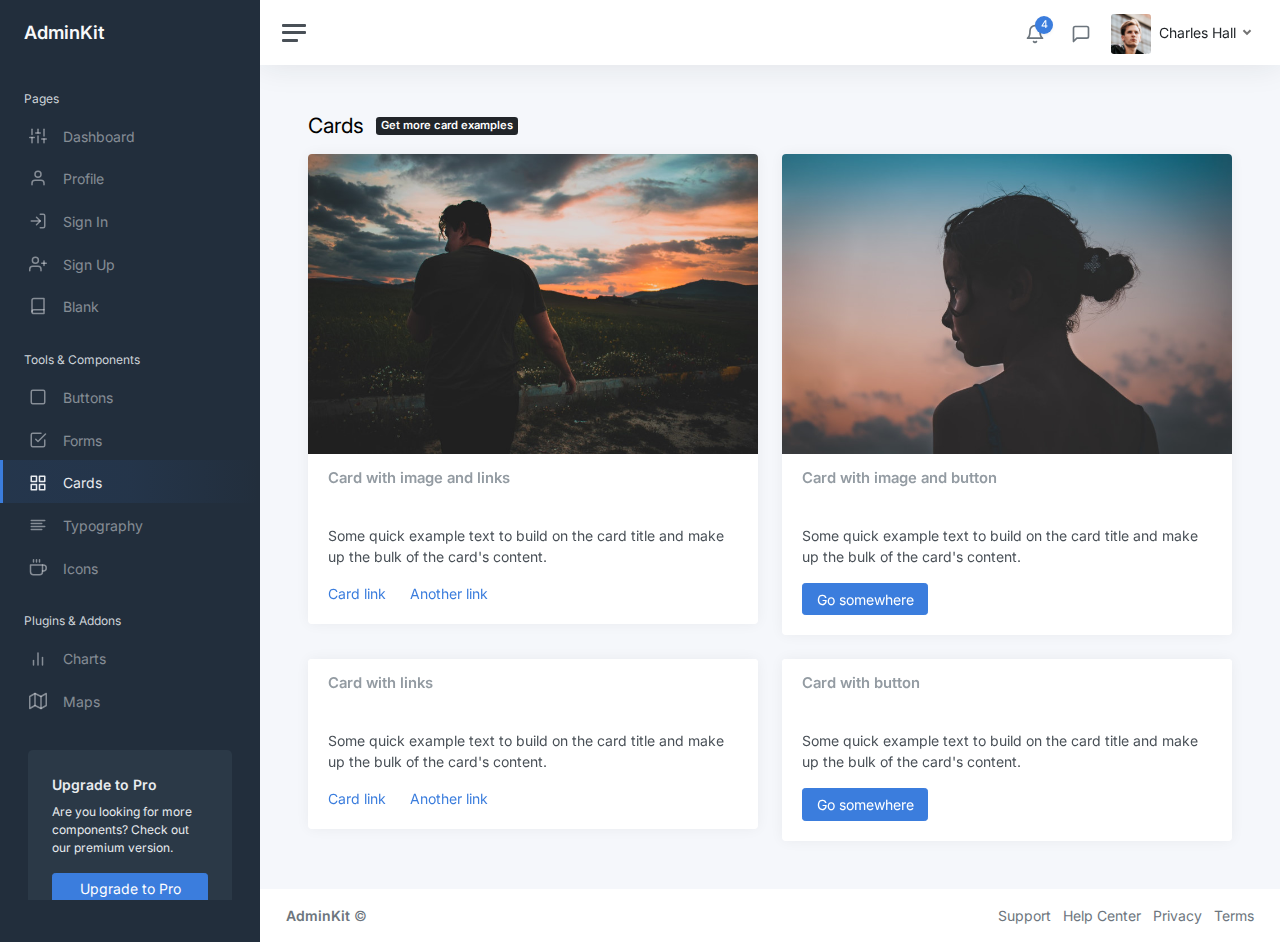
<file: static/ui-cards.html>
<!DOCTYPE html>
<html lang="en">

<head>
	<meta charset="utf-8">
	<meta http-equiv="X-UA-Compatible" content="IE=edge">
	<meta name="viewport" content="width=device-width, initial-scale=1, shrink-to-fit=no">
	<meta name="description" content="Responsive Admin &amp; Dashboard Template based on Bootstrap 5">
	<meta name="author" content="AdminKit">
	<meta name="keywords" content="adminkit, bootstrap, bootstrap 5, admin, dashboard, template, responsive, css, sass, html, theme, front-end, ui kit, web">

	<link rel="preconnect" href="https://fonts.gstatic.com">
	<link rel="shortcut icon" href="img/icons/icon-48x48.png" />

	<link rel="canonical" href="https://demo-basic.adminkit.io/ui-cards.html" />

	<title>Cards | AdminKit Demo</title>

	<link href="css/app.css" rel="stylesheet">
	<link href="https://fonts.googleapis.com/css2?family=Inter:wght@300;400;600&display=swap" rel="stylesheet">
</head>

<body>
	<div class="wrapper">
		<nav id="sidebar" class="sidebar js-sidebar">
			<div class="sidebar-content js-simplebar">
				<a class="sidebar-brand" href="index.html">
          <span class="align-middle">AdminKit</span>
        </a>

				<ul class="sidebar-nav">
					<li class="sidebar-header">
						Pages
					</li>

					<li class="sidebar-item">
						<a class="sidebar-link" href="index.html">
              <i class="align-middle" data-feather="sliders"></i> <span class="align-middle">Dashboard</span>
            </a>
					</li>

					<li class="sidebar-item">
						<a class="sidebar-link" href="pages-profile.html">
              <i class="align-middle" data-feather="user"></i> <span class="align-middle">Profile</span>
            </a>
					</li>

					<li class="sidebar-item">
						<a class="sidebar-link" href="pages-sign-in.html">
              <i class="align-middle" data-feather="log-in"></i> <span class="align-middle">Sign In</span>
            </a>
					</li>

					<li class="sidebar-item">
						<a class="sidebar-link" href="pages-sign-up.html">
              <i class="align-middle" data-feather="user-plus"></i> <span class="align-middle">Sign Up</span>
            </a>
					</li>

					<li class="sidebar-item">
						<a class="sidebar-link" href="pages-blank.html">
              <i class="align-middle" data-feather="book"></i> <span class="align-middle">Blank</span>
            </a>
					</li>

					<li class="sidebar-header">
						Tools & Components
					</li>

					<li class="sidebar-item">
						<a class="sidebar-link" href="ui-buttons.html">
              <i class="align-middle" data-feather="square"></i> <span class="align-middle">Buttons</span>
            </a>
					</li>

					<li class="sidebar-item">
						<a class="sidebar-link" href="ui-forms.html">
              <i class="align-middle" data-feather="check-square"></i> <span class="align-middle">Forms</span>
            </a>
					</li>

					<li class="sidebar-item active">
						<a class="sidebar-link" href="ui-cards.html">
              <i class="align-middle" data-feather="grid"></i> <span class="align-middle">Cards</span>
            </a>
					</li>

					<li class="sidebar-item">
						<a class="sidebar-link" href="ui-typography.html">
              <i class="align-middle" data-feather="align-left"></i> <span class="align-middle">Typography</span>
            </a>
					</li>

					<li class="sidebar-item">
						<a class="sidebar-link" href="icons-feather.html">
              <i class="align-middle" data-feather="coffee"></i> <span class="align-middle">Icons</span>
            </a>
					</li>

					<li class="sidebar-header">
						Plugins & Addons
					</li>

					<li class="sidebar-item">
						<a class="sidebar-link" href="charts-chartjs.html">
              <i class="align-middle" data-feather="bar-chart-2"></i> <span class="align-middle">Charts</span>
            </a>
					</li>

					<li class="sidebar-item">
						<a class="sidebar-link" href="maps-google.html">
              <i class="align-middle" data-feather="map"></i> <span class="align-middle">Maps</span>
            </a>
					</li>
				</ul>

				<div class="sidebar-cta">
					<div class="sidebar-cta-content">
						<strong class="d-inline-block mb-2">Upgrade to Pro</strong>
						<div class="mb-3 text-sm">
							Are you looking for more components? Check out our premium version.
						</div>
						<div class="d-grid">
							<a href="upgrade-to-pro.html" class="btn btn-primary">Upgrade to Pro</a>
						</div>
					</div>
				</div>
			</div>
		</nav>

		<div class="main">
			<nav class="navbar navbar-expand navbar-light navbar-bg">
				<a class="sidebar-toggle js-sidebar-toggle">
          <i class="hamburger align-self-center"></i>
        </a>

				<div class="navbar-collapse collapse">
					<ul class="navbar-nav navbar-align">
						<li class="nav-item dropdown">
							<a class="nav-icon dropdown-toggle" href="#" id="alertsDropdown" data-bs-toggle="dropdown">
								<div class="position-relative">
									<i class="align-middle" data-feather="bell"></i>
									<span class="indicator">4</span>
								</div>
							</a>
							<div class="dropdown-menu dropdown-menu-lg dropdown-menu-end py-0" aria-labelledby="alertsDropdown">
								<div class="dropdown-menu-header">
									4 New Notifications
								</div>
								<div class="list-group">
									<a href="#" class="list-group-item">
										<div class="row g-0 align-items-center">
											<div class="col-2">
												<i class="text-danger" data-feather="alert-circle"></i>
											</div>
											<div class="col-10">
												<div class="text-dark">Update completed</div>
												<div class="text-muted small mt-1">Restart server 12 to complete the update.</div>
												<div class="text-muted small mt-1">30m ago</div>
											</div>
										</div>
									</a>
									<a href="#" class="list-group-item">
										<div class="row g-0 align-items-center">
											<div class="col-2">
												<i class="text-warning" data-feather="bell"></i>
											</div>
											<div class="col-10">
												<div class="text-dark">Lorem ipsum</div>
												<div class="text-muted small mt-1">Aliquam ex eros, imperdiet vulputate hendrerit et.</div>
												<div class="text-muted small mt-1">2h ago</div>
											</div>
										</div>
									</a>
									<a href="#" class="list-group-item">
										<div class="row g-0 align-items-center">
											<div class="col-2">
												<i class="text-primary" data-feather="home"></i>
											</div>
											<div class="col-10">
												<div class="text-dark">Login from 192.186.1.8</div>
												<div class="text-muted small mt-1">5h ago</div>
											</div>
										</div>
									</a>
									<a href="#" class="list-group-item">
										<div class="row g-0 align-items-center">
											<div class="col-2">
												<i class="text-success" data-feather="user-plus"></i>
											</div>
											<div class="col-10">
												<div class="text-dark">New connection</div>
												<div class="text-muted small mt-1">Christina accepted your request.</div>
												<div class="text-muted small mt-1">14h ago</div>
											</div>
										</div>
									</a>
								</div>
								<div class="dropdown-menu-footer">
									<a href="#" class="text-muted">Show all notifications</a>
								</div>
							</div>
						</li>
						<li class="nav-item dropdown">
							<a class="nav-icon dropdown-toggle" href="#" id="messagesDropdown" data-bs-toggle="dropdown">
								<div class="position-relative">
									<i class="align-middle" data-feather="message-square"></i>
								</div>
							</a>
							<div class="dropdown-menu dropdown-menu-lg dropdown-menu-end py-0" aria-labelledby="messagesDropdown">
								<div class="dropdown-menu-header">
									<div class="position-relative">
										4 New Messages
									</div>
								</div>
								<div class="list-group">
									<a href="#" class="list-group-item">
										<div class="row g-0 align-items-center">
											<div class="col-2">
												<img src="img/avatars/avatar-5.jpg" class="avatar img-fluid rounded-circle" alt="Vanessa Tucker">
											</div>
											<div class="col-10 ps-2">
												<div class="text-dark">Vanessa Tucker</div>
												<div class="text-muted small mt-1">Nam pretium turpis et arcu. Duis arcu tortor.</div>
												<div class="text-muted small mt-1">15m ago</div>
											</div>
										</div>
									</a>
									<a href="#" class="list-group-item">
										<div class="row g-0 align-items-center">
											<div class="col-2">
												<img src="img/avatars/avatar-2.jpg" class="avatar img-fluid rounded-circle" alt="William Harris">
											</div>
											<div class="col-10 ps-2">
												<div class="text-dark">William Harris</div>
												<div class="text-muted small mt-1">Curabitur ligula sapien euismod vitae.</div>
												<div class="text-muted small mt-1">2h ago</div>
											</div>
										</div>
									</a>
									<a href="#" class="list-group-item">
										<div class="row g-0 align-items-center">
											<div class="col-2">
												<img src="img/avatars/avatar-4.jpg" class="avatar img-fluid rounded-circle" alt="Christina Mason">
											</div>
											<div class="col-10 ps-2">
												<div class="text-dark">Christina Mason</div>
												<div class="text-muted small mt-1">Pellentesque auctor neque nec urna.</div>
												<div class="text-muted small mt-1">4h ago</div>
											</div>
										</div>
									</a>
									<a href="#" class="list-group-item">
										<div class="row g-0 align-items-center">
											<div class="col-2">
												<img src="img/avatars/avatar-3.jpg" class="avatar img-fluid rounded-circle" alt="Sharon Lessman">
											</div>
											<div class="col-10 ps-2">
												<div class="text-dark">Sharon Lessman</div>
												<div class="text-muted small mt-1">Aenean tellus metus, bibendum sed, posuere ac, mattis non.</div>
												<div class="text-muted small mt-1">5h ago</div>
											</div>
										</div>
									</a>
								</div>
								<div class="dropdown-menu-footer">
									<a href="#" class="text-muted">Show all messages</a>
								</div>
							</div>
						</li>
						<li class="nav-item dropdown">
							<a class="nav-icon dropdown-toggle d-inline-block d-sm-none" href="#" data-bs-toggle="dropdown">
                <i class="align-middle" data-feather="settings"></i>
              </a>

							<a class="nav-link dropdown-toggle d-none d-sm-inline-block" href="#" data-bs-toggle="dropdown">
                <img src="img/avatars/avatar.jpg" class="avatar img-fluid rounded me-1" alt="Charles Hall" /> <span class="text-dark">Charles Hall</span>
              </a>
							<div class="dropdown-menu dropdown-menu-end">
								<a class="dropdown-item" href="pages-profile.html"><i class="align-middle me-1" data-feather="user"></i> Profile</a>
								<a class="dropdown-item" href="#"><i class="align-middle me-1" data-feather="pie-chart"></i> Analytics</a>
								<div class="dropdown-divider"></div>
								<a class="dropdown-item" href="index.html"><i class="align-middle me-1" data-feather="settings"></i> Settings & Privacy</a>
								<a class="dropdown-item" href="#"><i class="align-middle me-1" data-feather="help-circle"></i> Help Center</a>
								<div class="dropdown-divider"></div>
								<a class="dropdown-item" href="#">Log out</a>
							</div>
						</li>
					</ul>
				</div>
			</nav>

			<main class="content">
				<div class="container-fluid p-0">

					<div class="mb-3">
						<h1 class="h3 d-inline align-middle">Cards</h1>
						<a class="badge bg-dark text-white ms-2" href="upgrade-to-pro.html">
      Get more card examples
  </a>
					</div>
					<div class="row">
						<div class="col-12 col-md-6">
							<div class="card">
								<img class="card-img-top" src="img/photos/unsplash-1.jpg" alt="Unsplash">
								<div class="card-header">
									<h5 class="card-title mb-0">Card with image and links</h5>
								</div>
								<div class="card-body">
									<p class="card-text">Some quick example text to build on the card title and make up the bulk of the card's content.</p>
									<a href="#" class="card-link">Card link</a>
									<a href="#" class="card-link">Another link</a>
								</div>
							</div>
						</div>

						<div class="col-12 col-md-6">
							<div class="card">
								<img class="card-img-top" src="img/photos/unsplash-2.jpg" alt="Unsplash">
								<div class="card-header">
									<h5 class="card-title mb-0">Card with image and button</h5>
								</div>
								<div class="card-body">
									<p class="card-text">Some quick example text to build on the card title and make up the bulk of the card's content.</p>
									<a href="#" class="btn btn-primary">Go somewhere</a>
								</div>
							</div>
						</div>

						<div class="col-12 col-md-6">
							<div class="card">
								<div class="card-header">
									<h5 class="card-title mb-0">Card with links</h5>
								</div>
								<div class="card-body">
									<p class="card-text">Some quick example text to build on the card title and make up the bulk of the card's content.</p>
									<a href="#" class="card-link">Card link</a>
									<a href="#" class="card-link">Another link</a>
								</div>
							</div>
						</div>

						<div class="col-12 col-md-6">
							<div class="card">
								<div class="card-header">
									<h5 class="card-title mb-0">Card with button</h5>
								</div>
								<div class="card-body">
									<p class="card-text">Some quick example text to build on the card title and make up the bulk of the card's content.</p>
									<a href="#" class="btn btn-primary">Go somewhere</a>
								</div>
							</div>
						</div>
					</div>

				</div>
			</main>

			<footer class="footer">
				<div class="container-fluid">
					<div class="row text-muted">
						<div class="col-6 text-start">
							<p class="mb-0">
								<a class="text-muted" href="https://adminkit.io/" target="_blank"><strong>AdminKit</strong></a> &copy;
							</p>
						</div>
						<div class="col-6 text-end">
							<ul class="list-inline">
								<li class="list-inline-item">
									<a class="text-muted" href="https://adminkit.io/" target="_blank">Support</a>
								</li>
								<li class="list-inline-item">
									<a class="text-muted" href="https://adminkit.io/" target="_blank">Help Center</a>
								</li>
								<li class="list-inline-item">
									<a class="text-muted" href="https://adminkit.io/" target="_blank">Privacy</a>
								</li>
								<li class="list-inline-item">
									<a class="text-muted" href="https://adminkit.io/" target="_blank">Terms</a>
								</li>
							</ul>
						</div>
					</div>
				</div>
			</footer>
		</div>
	</div>

	<script src="js/app.js"></script>

</body>

</html>
</file>
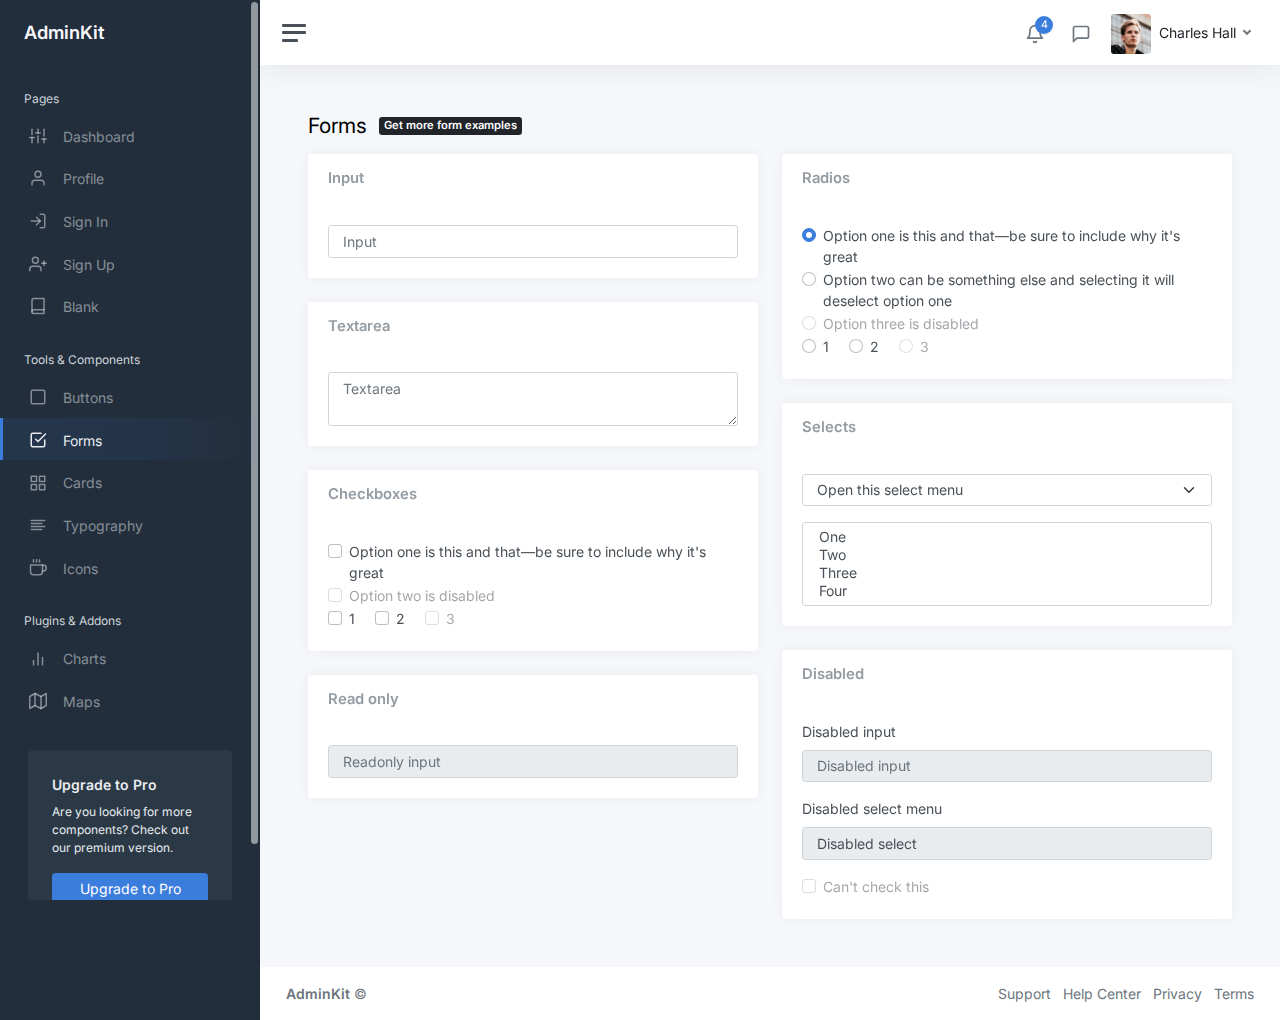
<file: static/ui-forms.html>
<!DOCTYPE html>
<html lang="en">

<head>
	<meta charset="utf-8">
	<meta http-equiv="X-UA-Compatible" content="IE=edge">
	<meta name="viewport" content="width=device-width, initial-scale=1, shrink-to-fit=no">
	<meta name="description" content="Responsive Admin &amp; Dashboard Template based on Bootstrap 5">
	<meta name="author" content="AdminKit">
	<meta name="keywords" content="adminkit, bootstrap, bootstrap 5, admin, dashboard, template, responsive, css, sass, html, theme, front-end, ui kit, web">

	<link rel="preconnect" href="https://fonts.gstatic.com">
	<link rel="shortcut icon" href="img/icons/icon-48x48.png" />

	<link rel="canonical" href="https://demo-basic.adminkit.io/ui-forms.html" />

	<title>Forms | AdminKit Demo</title>

	<link href="css/app.css" rel="stylesheet">
	<link href="https://fonts.googleapis.com/css2?family=Inter:wght@300;400;600&display=swap" rel="stylesheet">
</head>

<body>
	<div class="wrapper">
		<nav id="sidebar" class="sidebar js-sidebar">
			<div class="sidebar-content js-simplebar">
				<a class="sidebar-brand" href="index.html">
          <span class="align-middle">AdminKit</span>
        </a>

				<ul class="sidebar-nav">
					<li class="sidebar-header">
						Pages
					</li>

					<li class="sidebar-item">
						<a class="sidebar-link" href="index.html">
              <i class="align-middle" data-feather="sliders"></i> <span class="align-middle">Dashboard</span>
            </a>
					</li>

					<li class="sidebar-item">
						<a class="sidebar-link" href="pages-profile.html">
              <i class="align-middle" data-feather="user"></i> <span class="align-middle">Profile</span>
            </a>
					</li>

					<li class="sidebar-item">
						<a class="sidebar-link" href="pages-sign-in.html">
              <i class="align-middle" data-feather="log-in"></i> <span class="align-middle">Sign In</span>
            </a>
					</li>

					<li class="sidebar-item">
						<a class="sidebar-link" href="pages-sign-up.html">
              <i class="align-middle" data-feather="user-plus"></i> <span class="align-middle">Sign Up</span>
            </a>
					</li>

					<li class="sidebar-item">
						<a class="sidebar-link" href="pages-blank.html">
              <i class="align-middle" data-feather="book"></i> <span class="align-middle">Blank</span>
            </a>
					</li>

					<li class="sidebar-header">
						Tools & Components
					</li>

					<li class="sidebar-item">
						<a class="sidebar-link" href="ui-buttons.html">
              <i class="align-middle" data-feather="square"></i> <span class="align-middle">Buttons</span>
            </a>
					</li>

					<li class="sidebar-item active">
						<a class="sidebar-link" href="ui-forms.html">
              <i class="align-middle" data-feather="check-square"></i> <span class="align-middle">Forms</span>
            </a>
					</li>

					<li class="sidebar-item">
						<a class="sidebar-link" href="ui-cards.html">
              <i class="align-middle" data-feather="grid"></i> <span class="align-middle">Cards</span>
            </a>
					</li>

					<li class="sidebar-item">
						<a class="sidebar-link" href="ui-typography.html">
              <i class="align-middle" data-feather="align-left"></i> <span class="align-middle">Typography</span>
            </a>
					</li>

					<li class="sidebar-item">
						<a class="sidebar-link" href="icons-feather.html">
              <i class="align-middle" data-feather="coffee"></i> <span class="align-middle">Icons</span>
            </a>
					</li>

					<li class="sidebar-header">
						Plugins & Addons
					</li>

					<li class="sidebar-item">
						<a class="sidebar-link" href="charts-chartjs.html">
              <i class="align-middle" data-feather="bar-chart-2"></i> <span class="align-middle">Charts</span>
            </a>
					</li>

					<li class="sidebar-item">
						<a class="sidebar-link" href="maps-google.html">
              <i class="align-middle" data-feather="map"></i> <span class="align-middle">Maps</span>
            </a>
					</li>
				</ul>

				<div class="sidebar-cta">
					<div class="sidebar-cta-content">
						<strong class="d-inline-block mb-2">Upgrade to Pro</strong>
						<div class="mb-3 text-sm">
							Are you looking for more components? Check out our premium version.
						</div>
						<div class="d-grid">
							<a href="upgrade-to-pro.html" class="btn btn-primary">Upgrade to Pro</a>
						</div>
					</div>
				</div>
			</div>
		</nav>

		<div class="main">
			<nav class="navbar navbar-expand navbar-light navbar-bg">
				<a class="sidebar-toggle js-sidebar-toggle">
          <i class="hamburger align-self-center"></i>
        </a>

				<div class="navbar-collapse collapse">
					<ul class="navbar-nav navbar-align">
						<li class="nav-item dropdown">
							<a class="nav-icon dropdown-toggle" href="#" id="alertsDropdown" data-bs-toggle="dropdown">
								<div class="position-relative">
									<i class="align-middle" data-feather="bell"></i>
									<span class="indicator">4</span>
								</div>
							</a>
							<div class="dropdown-menu dropdown-menu-lg dropdown-menu-end py-0" aria-labelledby="alertsDropdown">
								<div class="dropdown-menu-header">
									4 New Notifications
								</div>
								<div class="list-group">
									<a href="#" class="list-group-item">
										<div class="row g-0 align-items-center">
											<div class="col-2">
												<i class="text-danger" data-feather="alert-circle"></i>
											</div>
											<div class="col-10">
												<div class="text-dark">Update completed</div>
												<div class="text-muted small mt-1">Restart server 12 to complete the update.</div>
												<div class="text-muted small mt-1">30m ago</div>
											</div>
										</div>
									</a>
									<a href="#" class="list-group-item">
										<div class="row g-0 align-items-center">
											<div class="col-2">
												<i class="text-warning" data-feather="bell"></i>
											</div>
											<div class="col-10">
												<div class="text-dark">Lorem ipsum</div>
												<div class="text-muted small mt-1">Aliquam ex eros, imperdiet vulputate hendrerit et.</div>
												<div class="text-muted small mt-1">2h ago</div>
											</div>
										</div>
									</a>
									<a href="#" class="list-group-item">
										<div class="row g-0 align-items-center">
											<div class="col-2">
												<i class="text-primary" data-feather="home"></i>
											</div>
											<div class="col-10">
												<div class="text-dark">Login from 192.186.1.8</div>
												<div class="text-muted small mt-1">5h ago</div>
											</div>
										</div>
									</a>
									<a href="#" class="list-group-item">
										<div class="row g-0 align-items-center">
											<div class="col-2">
												<i class="text-success" data-feather="user-plus"></i>
											</div>
											<div class="col-10">
												<div class="text-dark">New connection</div>
												<div class="text-muted small mt-1">Christina accepted your request.</div>
												<div class="text-muted small mt-1">14h ago</div>
											</div>
										</div>
									</a>
								</div>
								<div class="dropdown-menu-footer">
									<a href="#" class="text-muted">Show all notifications</a>
								</div>
							</div>
						</li>
						<li class="nav-item dropdown">
							<a class="nav-icon dropdown-toggle" href="#" id="messagesDropdown" data-bs-toggle="dropdown">
								<div class="position-relative">
									<i class="align-middle" data-feather="message-square"></i>
								</div>
							</a>
							<div class="dropdown-menu dropdown-menu-lg dropdown-menu-end py-0" aria-labelledby="messagesDropdown">
								<div class="dropdown-menu-header">
									<div class="position-relative">
										4 New Messages
									</div>
								</div>
								<div class="list-group">
									<a href="#" class="list-group-item">
										<div class="row g-0 align-items-center">
											<div class="col-2">
												<img src="img/avatars/avatar-5.jpg" class="avatar img-fluid rounded-circle" alt="Vanessa Tucker">
											</div>
											<div class="col-10 ps-2">
												<div class="text-dark">Vanessa Tucker</div>
												<div class="text-muted small mt-1">Nam pretium turpis et arcu. Duis arcu tortor.</div>
												<div class="text-muted small mt-1">15m ago</div>
											</div>
										</div>
									</a>
									<a href="#" class="list-group-item">
										<div class="row g-0 align-items-center">
											<div class="col-2">
												<img src="img/avatars/avatar-2.jpg" class="avatar img-fluid rounded-circle" alt="William Harris">
											</div>
											<div class="col-10 ps-2">
												<div class="text-dark">William Harris</div>
												<div class="text-muted small mt-1">Curabitur ligula sapien euismod vitae.</div>
												<div class="text-muted small mt-1">2h ago</div>
											</div>
										</div>
									</a>
									<a href="#" class="list-group-item">
										<div class="row g-0 align-items-center">
											<div class="col-2">
												<img src="img/avatars/avatar-4.jpg" class="avatar img-fluid rounded-circle" alt="Christina Mason">
											</div>
											<div class="col-10 ps-2">
												<div class="text-dark">Christina Mason</div>
												<div class="text-muted small mt-1">Pellentesque auctor neque nec urna.</div>
												<div class="text-muted small mt-1">4h ago</div>
											</div>
										</div>
									</a>
									<a href="#" class="list-group-item">
										<div class="row g-0 align-items-center">
											<div class="col-2">
												<img src="img/avatars/avatar-3.jpg" class="avatar img-fluid rounded-circle" alt="Sharon Lessman">
											</div>
											<div class="col-10 ps-2">
												<div class="text-dark">Sharon Lessman</div>
												<div class="text-muted small mt-1">Aenean tellus metus, bibendum sed, posuere ac, mattis non.</div>
												<div class="text-muted small mt-1">5h ago</div>
											</div>
										</div>
									</a>
								</div>
								<div class="dropdown-menu-footer">
									<a href="#" class="text-muted">Show all messages</a>
								</div>
							</div>
						</li>
						<li class="nav-item dropdown">
							<a class="nav-icon dropdown-toggle d-inline-block d-sm-none" href="#" data-bs-toggle="dropdown">
                <i class="align-middle" data-feather="settings"></i>
              </a>

							<a class="nav-link dropdown-toggle d-none d-sm-inline-block" href="#" data-bs-toggle="dropdown">
                <img src="img/avatars/avatar.jpg" class="avatar img-fluid rounded me-1" alt="Charles Hall" /> <span class="text-dark">Charles Hall</span>
              </a>
							<div class="dropdown-menu dropdown-menu-end">
								<a class="dropdown-item" href="pages-profile.html"><i class="align-middle me-1" data-feather="user"></i> Profile</a>
								<a class="dropdown-item" href="#"><i class="align-middle me-1" data-feather="pie-chart"></i> Analytics</a>
								<div class="dropdown-divider"></div>
								<a class="dropdown-item" href="index.html"><i class="align-middle me-1" data-feather="settings"></i> Settings & Privacy</a>
								<a class="dropdown-item" href="#"><i class="align-middle me-1" data-feather="help-circle"></i> Help Center</a>
								<div class="dropdown-divider"></div>
								<a class="dropdown-item" href="#">Log out</a>
							</div>
						</li>
					</ul>
				</div>
			</nav>

			<main class="content">
				<div class="container-fluid p-0">

					<div class="mb-3">
						<h1 class="h3 d-inline align-middle">Forms</h1>
						<a class="badge bg-dark text-white ms-2" href="upgrade-to-pro.html">
      Get more form examples
  </a>
					</div>
					<div class="row">
						<div class="col-12 col-lg-6">
							<div class="card">
								<div class="card-header">
									<h5 class="card-title mb-0">Input</h5>
								</div>
								<div class="card-body">
									<input type="text" class="form-control" placeholder="Input">
								</div>
							</div>

							<div class="card">
								<div class="card-header">
									<h5 class="card-title mb-0">Textarea</h5>
								</div>
								<div class="card-body">
									<textarea class="form-control" rows="2" placeholder="Textarea"></textarea>
								</div>
							</div>

							<div class="card">
								<div class="card-header">
									<h5 class="card-title mb-0">Checkboxes</h5>
								</div>
								<div class="card-body">
									<div>
										<label class="form-check">
            <input class="form-check-input" type="checkbox" value="">
            <span class="form-check-label">
              Option one is this and that&mdash;be sure to include why it's great
            </span>
          </label>
										<label class="form-check">
            <input class="form-check-input" type="checkbox" value="" disabled>
            <span class="form-check-label">
              Option two is disabled
            </span>
          </label>
									</div>
									<div>
										<label class="form-check form-check-inline">
            <input class="form-check-input" type="checkbox" value="option1">
            <span class="form-check-label">
              1
            </span>
          </label>
										<label class="form-check form-check-inline">
            <input class="form-check-input" type="checkbox" value="option2">
            <span class="form-check-label">
              2
            </span>
          </label>
										<label class="form-check form-check-inline">
            <input class="form-check-input" type="checkbox" value="option3" disabled>
            <span class="form-check-label">
              3
            </span>
          </label>
									</div>
								</div>
							</div>

							<div class="card">
								<div class="card-header">
									<h5 class="card-title mb-0">Read only</h5>
								</div>
								<div class="card-body">
									<input class="form-control" type="text" placeholder="Readonly input" readonly>
								</div>
							</div>
						</div>

						<div class="col-12 col-lg-6">
							<div class="card">
								<div class="card-header">
									<h5 class="card-title mb-0">Radios</h5>
								</div>
								<div class="card-body">
									<div>
										<label class="form-check">
            <input class="form-check-input" type="radio" value="option1" name="radios-example" checked>
            <span class="form-check-label">
              Option one is this and that&mdash;be sure to include why it's great
            </span>
          </label>
										<label class="form-check">
            <input class="form-check-input" type="radio" value="option2" name="radios-example">
            <span class="form-check-label">
              Option two can be something else and selecting it will deselect option one
            </span>
          </label>
										<label class="form-check">
            <input class="form-check-input" type="radio" value="option3" name="radios-example" disabled>
            <span class="form-check-label">
              Option three is disabled
            </span>
          </label>
									</div>
									<div>
										<label class="form-check form-check-inline">
            <input class="form-check-input" type="radio" name="inline-radios-example" value="option1">
            <span class="form-check-label">
              1
            </span>
          </label>
										<label class="form-check form-check-inline">
            <input class="form-check-input" type="radio" name="inline-radios-example" value="option2">
            <span class="form-check-label">
              2
            </span>
          </label>
										<label class="form-check form-check-inline">
            <input class="form-check-input" type="radio" name="inline-radios-example" value="option3" disabled>
            <span class="form-check-label">
              3
            </span>
          </label>
									</div>
								</div>
							</div>

							<div class="card">
								<div class="card-header">
									<h5 class="card-title mb-0">Selects</h5>
								</div>
								<div class="card-body">
									<select class="form-select mb-3">
          <option selected>Open this select menu</option>
          <option>One</option>
          <option>Two</option>
          <option>Three</option>
        </select>

									<select multiple class="form-control">
          <option>One</option>
          <option>Two</option>
          <option>Three</option>
          <option>Four</option>
        </select>
								</div>
							</div>

							<div class="card">
								<div class="card-header">
									<h5 class="card-title mb-0">Disabled</h5>
								</div>
								<div class="card-body">
									<div class="mb-3">
										<label class="form-label">Disabled input</label>
										<input type="text" class="form-control" placeholder="Disabled input" disabled>
									</div>
									<div class="mb-3">
										<label class="form-label">Disabled select menu</label>
										<select class="form-control" disabled>
            <option>Disabled select</option>
          </select>
									</div>
									<label class="form-check">
          <input class="form-check-input" type="checkbox" value="" disabled>
          <span class="form-check-label">
            Can't check this
          </span>
        </label>
								</div>
							</div>
						</div>
					</div>

				</div>
			</main>

			<footer class="footer">
				<div class="container-fluid">
					<div class="row text-muted">
						<div class="col-6 text-start">
							<p class="mb-0">
								<a class="text-muted" href="https://adminkit.io/" target="_blank"><strong>AdminKit</strong></a> &copy;
							</p>
						</div>
						<div class="col-6 text-end">
							<ul class="list-inline">
								<li class="list-inline-item">
									<a class="text-muted" href="https://adminkit.io/" target="_blank">Support</a>
								</li>
								<li class="list-inline-item">
									<a class="text-muted" href="https://adminkit.io/" target="_blank">Help Center</a>
								</li>
								<li class="list-inline-item">
									<a class="text-muted" href="https://adminkit.io/" target="_blank">Privacy</a>
								</li>
								<li class="list-inline-item">
									<a class="text-muted" href="https://adminkit.io/" target="_blank">Terms</a>
								</li>
							</ul>
						</div>
					</div>
				</div>
			</footer>
		</div>
	</div>

	<script src="js/app.js"></script>

</body>

</html>
</file>
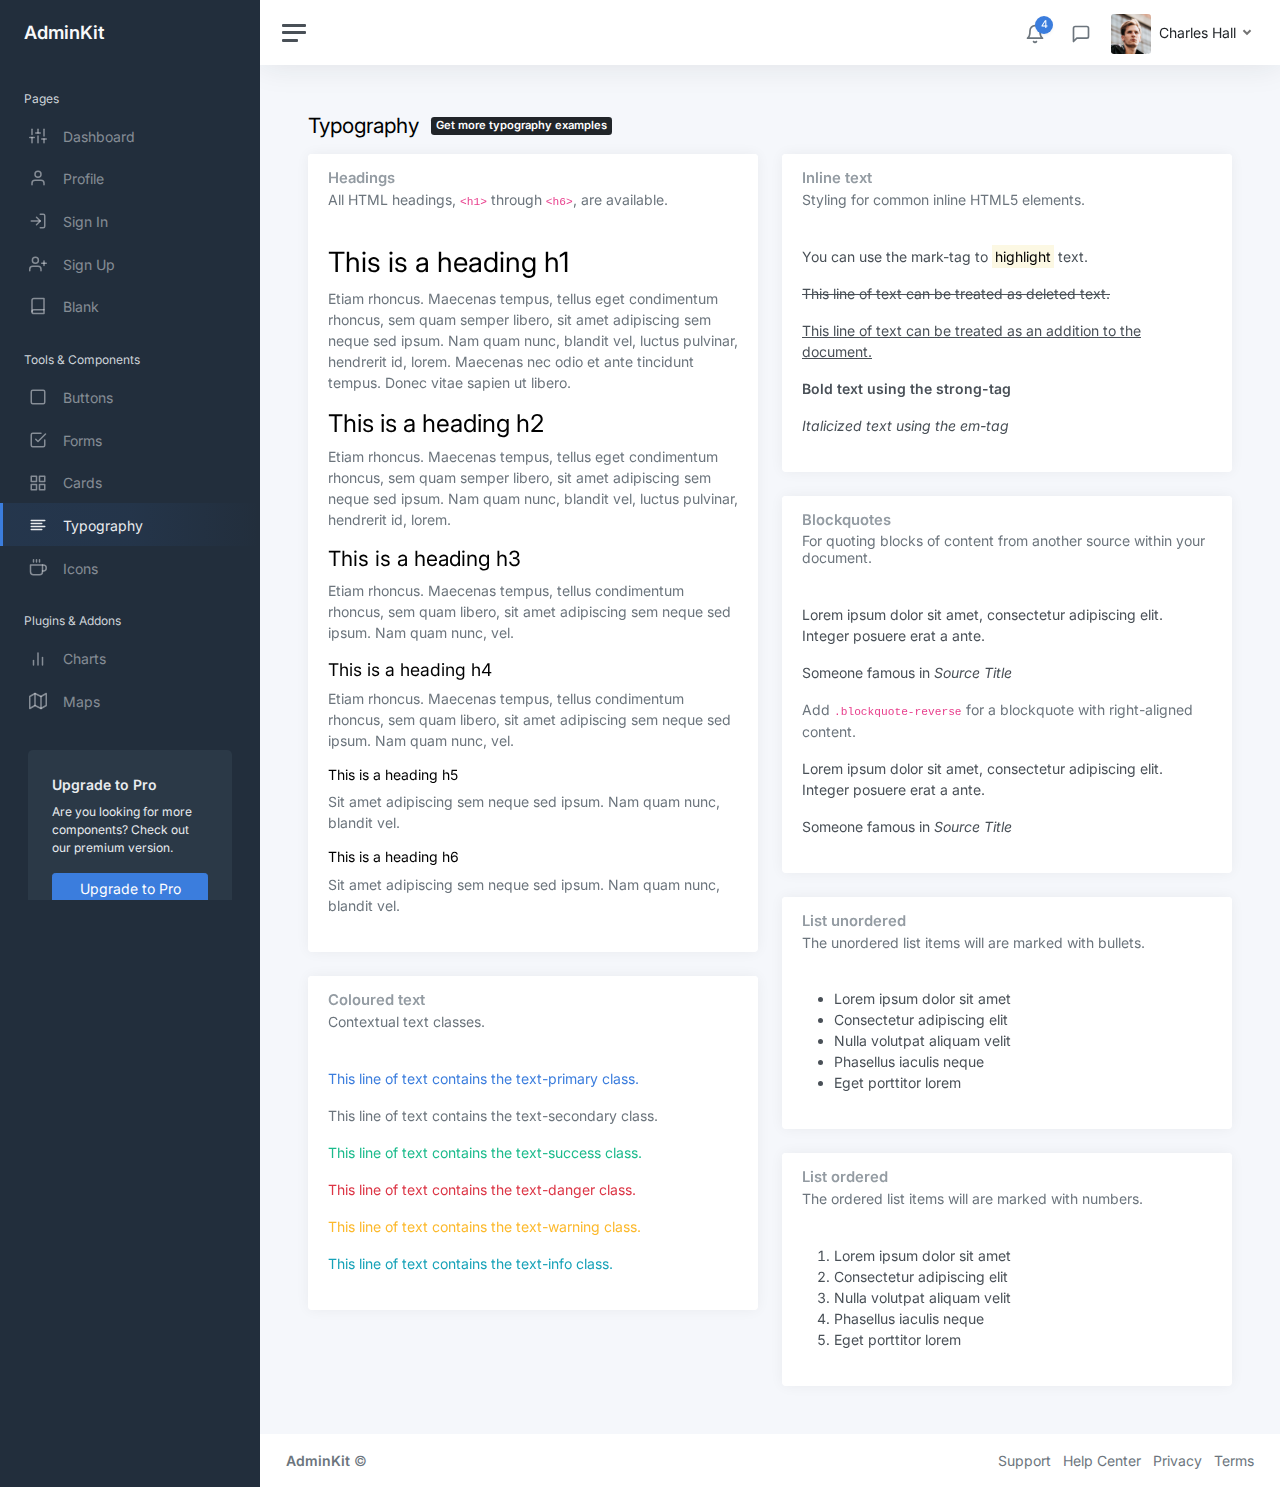
<file: static/ui-typography.html>
<!DOCTYPE html>
<html lang="en">

<head>
	<meta charset="utf-8">
	<meta http-equiv="X-UA-Compatible" content="IE=edge">
	<meta name="viewport" content="width=device-width, initial-scale=1, shrink-to-fit=no">
	<meta name="description" content="Responsive Admin &amp; Dashboard Template based on Bootstrap 5">
	<meta name="author" content="AdminKit">
	<meta name="keywords" content="adminkit, bootstrap, bootstrap 5, admin, dashboard, template, responsive, css, sass, html, theme, front-end, ui kit, web">

	<link rel="preconnect" href="https://fonts.gstatic.com">
	<link rel="shortcut icon" href="img/icons/icon-48x48.png" />

	<link rel="canonical" href="https://demo-basic.adminkit.io/ui-typography.html" />

	<title>Typography | AdminKit Demo</title>

	<link href="css/app.css" rel="stylesheet">
	<link href="https://fonts.googleapis.com/css2?family=Inter:wght@300;400;600&display=swap" rel="stylesheet">
</head>

<body>
	<div class="wrapper">
		<nav id="sidebar" class="sidebar js-sidebar">
			<div class="sidebar-content js-simplebar">
				<a class="sidebar-brand" href="index.html">
          <span class="align-middle">AdminKit</span>
        </a>

				<ul class="sidebar-nav">
					<li class="sidebar-header">
						Pages
					</li>

					<li class="sidebar-item">
						<a class="sidebar-link" href="index.html">
              <i class="align-middle" data-feather="sliders"></i> <span class="align-middle">Dashboard</span>
            </a>
					</li>

					<li class="sidebar-item">
						<a class="sidebar-link" href="pages-profile.html">
              <i class="align-middle" data-feather="user"></i> <span class="align-middle">Profile</span>
            </a>
					</li>

					<li class="sidebar-item">
						<a class="sidebar-link" href="pages-sign-in.html">
              <i class="align-middle" data-feather="log-in"></i> <span class="align-middle">Sign In</span>
            </a>
					</li>

					<li class="sidebar-item">
						<a class="sidebar-link" href="pages-sign-up.html">
              <i class="align-middle" data-feather="user-plus"></i> <span class="align-middle">Sign Up</span>
            </a>
					</li>

					<li class="sidebar-item">
						<a class="sidebar-link" href="pages-blank.html">
              <i class="align-middle" data-feather="book"></i> <span class="align-middle">Blank</span>
            </a>
					</li>

					<li class="sidebar-header">
						Tools & Components
					</li>

					<li class="sidebar-item">
						<a class="sidebar-link" href="ui-buttons.html">
              <i class="align-middle" data-feather="square"></i> <span class="align-middle">Buttons</span>
            </a>
					</li>

					<li class="sidebar-item">
						<a class="sidebar-link" href="ui-forms.html">
              <i class="align-middle" data-feather="check-square"></i> <span class="align-middle">Forms</span>
            </a>
					</li>

					<li class="sidebar-item">
						<a class="sidebar-link" href="ui-cards.html">
              <i class="align-middle" data-feather="grid"></i> <span class="align-middle">Cards</span>
            </a>
					</li>

					<li class="sidebar-item active">
						<a class="sidebar-link" href="ui-typography.html">
              <i class="align-middle" data-feather="align-left"></i> <span class="align-middle">Typography</span>
            </a>
					</li>

					<li class="sidebar-item">
						<a class="sidebar-link" href="icons-feather.html">
              <i class="align-middle" data-feather="coffee"></i> <span class="align-middle">Icons</span>
            </a>
					</li>

					<li class="sidebar-header">
						Plugins & Addons
					</li>

					<li class="sidebar-item">
						<a class="sidebar-link" href="charts-chartjs.html">
              <i class="align-middle" data-feather="bar-chart-2"></i> <span class="align-middle">Charts</span>
            </a>
					</li>

					<li class="sidebar-item">
						<a class="sidebar-link" href="maps-google.html">
              <i class="align-middle" data-feather="map"></i> <span class="align-middle">Maps</span>
            </a>
					</li>
				</ul>

				<div class="sidebar-cta">
					<div class="sidebar-cta-content">
						<strong class="d-inline-block mb-2">Upgrade to Pro</strong>
						<div class="mb-3 text-sm">
							Are you looking for more components? Check out our premium version.
						</div>
						<div class="d-grid">
							<a href="upgrade-to-pro.html" class="btn btn-primary">Upgrade to Pro</a>
						</div>
					</div>
				</div>
			</div>
		</nav>

		<div class="main">
			<nav class="navbar navbar-expand navbar-light navbar-bg">
				<a class="sidebar-toggle js-sidebar-toggle">
          <i class="hamburger align-self-center"></i>
        </a>

				<div class="navbar-collapse collapse">
					<ul class="navbar-nav navbar-align">
						<li class="nav-item dropdown">
							<a class="nav-icon dropdown-toggle" href="#" id="alertsDropdown" data-bs-toggle="dropdown">
								<div class="position-relative">
									<i class="align-middle" data-feather="bell"></i>
									<span class="indicator">4</span>
								</div>
							</a>
							<div class="dropdown-menu dropdown-menu-lg dropdown-menu-end py-0" aria-labelledby="alertsDropdown">
								<div class="dropdown-menu-header">
									4 New Notifications
								</div>
								<div class="list-group">
									<a href="#" class="list-group-item">
										<div class="row g-0 align-items-center">
											<div class="col-2">
												<i class="text-danger" data-feather="alert-circle"></i>
											</div>
											<div class="col-10">
												<div class="text-dark">Update completed</div>
												<div class="text-muted small mt-1">Restart server 12 to complete the update.</div>
												<div class="text-muted small mt-1">30m ago</div>
											</div>
										</div>
									</a>
									<a href="#" class="list-group-item">
										<div class="row g-0 align-items-center">
											<div class="col-2">
												<i class="text-warning" data-feather="bell"></i>
											</div>
											<div class="col-10">
												<div class="text-dark">Lorem ipsum</div>
												<div class="text-muted small mt-1">Aliquam ex eros, imperdiet vulputate hendrerit et.</div>
												<div class="text-muted small mt-1">2h ago</div>
											</div>
										</div>
									</a>
									<a href="#" class="list-group-item">
										<div class="row g-0 align-items-center">
											<div class="col-2">
												<i class="text-primary" data-feather="home"></i>
											</div>
											<div class="col-10">
												<div class="text-dark">Login from 192.186.1.8</div>
												<div class="text-muted small mt-1">5h ago</div>
											</div>
										</div>
									</a>
									<a href="#" class="list-group-item">
										<div class="row g-0 align-items-center">
											<div class="col-2">
												<i class="text-success" data-feather="user-plus"></i>
											</div>
											<div class="col-10">
												<div class="text-dark">New connection</div>
												<div class="text-muted small mt-1">Christina accepted your request.</div>
												<div class="text-muted small mt-1">14h ago</div>
											</div>
										</div>
									</a>
								</div>
								<div class="dropdown-menu-footer">
									<a href="#" class="text-muted">Show all notifications</a>
								</div>
							</div>
						</li>
						<li class="nav-item dropdown">
							<a class="nav-icon dropdown-toggle" href="#" id="messagesDropdown" data-bs-toggle="dropdown">
								<div class="position-relative">
									<i class="align-middle" data-feather="message-square"></i>
								</div>
							</a>
							<div class="dropdown-menu dropdown-menu-lg dropdown-menu-end py-0" aria-labelledby="messagesDropdown">
								<div class="dropdown-menu-header">
									<div class="position-relative">
										4 New Messages
									</div>
								</div>
								<div class="list-group">
									<a href="#" class="list-group-item">
										<div class="row g-0 align-items-center">
											<div class="col-2">
												<img src="img/avatars/avatar-5.jpg" class="avatar img-fluid rounded-circle" alt="Vanessa Tucker">
											</div>
											<div class="col-10 ps-2">
												<div class="text-dark">Vanessa Tucker</div>
												<div class="text-muted small mt-1">Nam pretium turpis et arcu. Duis arcu tortor.</div>
												<div class="text-muted small mt-1">15m ago</div>
											</div>
										</div>
									</a>
									<a href="#" class="list-group-item">
										<div class="row g-0 align-items-center">
											<div class="col-2">
												<img src="img/avatars/avatar-2.jpg" class="avatar img-fluid rounded-circle" alt="William Harris">
											</div>
											<div class="col-10 ps-2">
												<div class="text-dark">William Harris</div>
												<div class="text-muted small mt-1">Curabitur ligula sapien euismod vitae.</div>
												<div class="text-muted small mt-1">2h ago</div>
											</div>
										</div>
									</a>
									<a href="#" class="list-group-item">
										<div class="row g-0 align-items-center">
											<div class="col-2">
												<img src="img/avatars/avatar-4.jpg" class="avatar img-fluid rounded-circle" alt="Christina Mason">
											</div>
											<div class="col-10 ps-2">
												<div class="text-dark">Christina Mason</div>
												<div class="text-muted small mt-1">Pellentesque auctor neque nec urna.</div>
												<div class="text-muted small mt-1">4h ago</div>
											</div>
										</div>
									</a>
									<a href="#" class="list-group-item">
										<div class="row g-0 align-items-center">
											<div class="col-2">
												<img src="img/avatars/avatar-3.jpg" class="avatar img-fluid rounded-circle" alt="Sharon Lessman">
											</div>
											<div class="col-10 ps-2">
												<div class="text-dark">Sharon Lessman</div>
												<div class="text-muted small mt-1">Aenean tellus metus, bibendum sed, posuere ac, mattis non.</div>
												<div class="text-muted small mt-1">5h ago</div>
											</div>
										</div>
									</a>
								</div>
								<div class="dropdown-menu-footer">
									<a href="#" class="text-muted">Show all messages</a>
								</div>
							</div>
						</li>
						<li class="nav-item dropdown">
							<a class="nav-icon dropdown-toggle d-inline-block d-sm-none" href="#" data-bs-toggle="dropdown">
                <i class="align-middle" data-feather="settings"></i>
              </a>

							<a class="nav-link dropdown-toggle d-none d-sm-inline-block" href="#" data-bs-toggle="dropdown">
                <img src="img/avatars/avatar.jpg" class="avatar img-fluid rounded me-1" alt="Charles Hall" /> <span class="text-dark">Charles Hall</span>
              </a>
							<div class="dropdown-menu dropdown-menu-end">
								<a class="dropdown-item" href="pages-profile.html"><i class="align-middle me-1" data-feather="user"></i> Profile</a>
								<a class="dropdown-item" href="#"><i class="align-middle me-1" data-feather="pie-chart"></i> Analytics</a>
								<div class="dropdown-divider"></div>
								<a class="dropdown-item" href="index.html"><i class="align-middle me-1" data-feather="settings"></i> Settings & Privacy</a>
								<a class="dropdown-item" href="#"><i class="align-middle me-1" data-feather="help-circle"></i> Help Center</a>
								<div class="dropdown-divider"></div>
								<a class="dropdown-item" href="#">Log out</a>
							</div>
						</li>
					</ul>
				</div>
			</nav>

			<main class="content">
				<div class="container-fluid p-0">

					<div class="mb-3">
						<h1 class="h3 d-inline align-middle">Typography</h1>
						<a class="badge bg-dark text-white ms-2" href="upgrade-to-pro.html">
      Get more typography examples
  </a>
					</div>
					<div class="row">
						<div class="col-12 col-lg-6">
							<div class="card">
								<div class="card-header">
									<h5 class="card-title">Headings</h5>
									<h6 class="card-subtitle text-muted">All HTML headings, <code>&lt;h1&gt;</code> through <code>&lt;h6&gt;</code>, are available.</h6>
								</div>
								<div class="card-body">
									<h1>This is a heading h1</h1>
									<p class="text-muted">Etiam rhoncus. Maecenas tempus, tellus eget condimentum rhoncus, sem quam semper libero, sit amet adipiscing sem neque sed ipsum. Nam quam nunc, blandit
										vel, luctus pulvinar, hendrerit id, lorem. Maecenas nec odio et ante tincidunt tempus. Donec vitae sapien ut libero.</p>
									<h2>This is a heading h2</h2>
									<p class="text-muted">Etiam rhoncus. Maecenas tempus, tellus eget condimentum rhoncus, sem quam semper libero, sit amet adipiscing sem neque sed ipsum. Nam quam nunc, blandit
										vel, luctus pulvinar, hendrerit id, lorem.</p>
									<h3>This is a heading h3</h3>
									<p class="text-muted">Etiam rhoncus. Maecenas tempus, tellus condimentum rhoncus, sem quam libero, sit amet adipiscing sem neque sed ipsum. Nam quam nunc, vel.</p>
									<h4>This is a heading h4</h4>
									<p class="text-muted">Etiam rhoncus. Maecenas tempus, tellus condimentum rhoncus, sem quam libero, sit amet adipiscing sem neque sed ipsum. Nam quam nunc, vel.</p>
									<h5>This is a heading h5</h5>
									<p class="text-muted">Sit amet adipiscing sem neque sed ipsum. Nam quam nunc, blandit vel.</p>
									<h6>This is a heading h6</h6>
									<p class="text-muted">Sit amet adipiscing sem neque sed ipsum. Nam quam nunc, blandit vel.</p>
								</div>
							</div>

							<div class="card">
								<div class="card-header">
									<h5 class="card-title">Coloured text</h5>
									<h6 class="card-subtitle text-muted">Contextual text classes.</h6>
								</div>
								<div class="card-body">
									<p class="text-primary">This line of text contains the text-primary class.</p>
									<p class="text-secondary">This line of text contains the text-secondary class.</p>
									<p class="text-success">This line of text contains the text-success class.</p>
									<p class="text-danger">This line of text contains the text-danger class.</p>
									<p class="text-warning">This line of text contains the text-warning class.</p>
									<p class="text-info">This line of text contains the text-info class.</p>
								</div>
							</div>
						</div>
						<div class="col-12 col-lg-6">
							<div class="card">
								<div class="card-header">
									<h5 class="card-title">Inline text</h5>
									<h6 class="card-subtitle text-muted">Styling for common inline HTML5 elements.</h6>
								</div>
								<div class="card-body">
									<p>You can use the mark-tag to <mark>highlight</mark> text.</p>
									<p><del>This line of text can be treated as deleted text.</del></p>
									<p><ins>This line of text can be treated as an addition to the document.</ins></p>
									<p><strong>Bold text using the strong-tag</strong></p>
									<p><em>Italicized text using the em-tag</em></p>
								</div>
							</div>

							<div class="card">
								<div class="card-header">
									<h5 class="card-title">Blockquotes</h5>
									<h6 class="card-subtitle text-muted">For quoting blocks of content from another source within your document.</h6>
								</div>
								<div class="card-body">
									<blockquote>
										<p>
											Lorem ipsum dolor sit amet, consectetur adipiscing elit. Integer posuere erat a ante.
										</p>
										<footer>
											Someone famous in <cite title="Source Title">Source Title</cite>
										</footer>
									</blockquote>
									<p class="text-muted m-b-15 m-t-20 font-13">
										Add <code>.blockquote-reverse</code> for a blockquote with right-aligned content.
									</p>
									<blockquote class="blockquote-reverse m-b-0">
										<p>
											Lorem ipsum dolor sit amet, consectetur adipiscing elit. Integer posuere erat a ante.
										</p>
										<footer>
											Someone famous in <cite title="Source Title">Source Title</cite>
										</footer>
									</blockquote>
								</div>
							</div>

							<div class="card">
								<div class="card-header">
									<h5 class="card-title">List unordered</h5>
									<h6 class="card-subtitle text-muted">The unordered list items will are marked with bullets.</h6>
								</div>
								<div class="card-body">
									<ul>
										<li>
											Lorem ipsum dolor sit amet
										</li>
										<li>
											Consectetur adipiscing elit
										</li>
										<li>
											Nulla volutpat aliquam velit
										</li>
										<li>
											Phasellus iaculis neque
										</li>
										<li>
											Eget porttitor lorem
										</li>
									</ul>
								</div>
							</div>

							<div class="card">
								<div class="card-header">
									<h5 class="card-title">List ordered</h5>
									<h6 class="card-subtitle text-muted">The ordered list items will are marked with numbers.</h6>
								</div>
								<div class="card-body">
									<ol>
										<li>
											Lorem ipsum dolor sit amet
										</li>
										<li>
											Consectetur adipiscing elit
										</li>
										<li>
											Nulla volutpat aliquam velit
										</li>
										<li>
											Phasellus iaculis neque
										</li>
										<li>
											Eget porttitor lorem
										</li>
									</ol>
								</div>
							</div>
						</div>
					</div>

				</div>
			</main>

			<footer class="footer">
				<div class="container-fluid">
					<div class="row text-muted">
						<div class="col-6 text-start">
							<p class="mb-0">
								<a class="text-muted" href="https://adminkit.io/" target="_blank"><strong>AdminKit</strong></a> &copy;
							</p>
						</div>
						<div class="col-6 text-end">
							<ul class="list-inline">
								<li class="list-inline-item">
									<a class="text-muted" href="https://adminkit.io/" target="_blank">Support</a>
								</li>
								<li class="list-inline-item">
									<a class="text-muted" href="https://adminkit.io/" target="_blank">Help Center</a>
								</li>
								<li class="list-inline-item">
									<a class="text-muted" href="https://adminkit.io/" target="_blank">Privacy</a>
								</li>
								<li class="list-inline-item">
									<a class="text-muted" href="https://adminkit.io/" target="_blank">Terms</a>
								</li>
							</ul>
						</div>
					</div>
				</div>
			</footer>
		</div>
	</div>

	<script src="js/app.js"></script>

</body>

</html>
</file>
